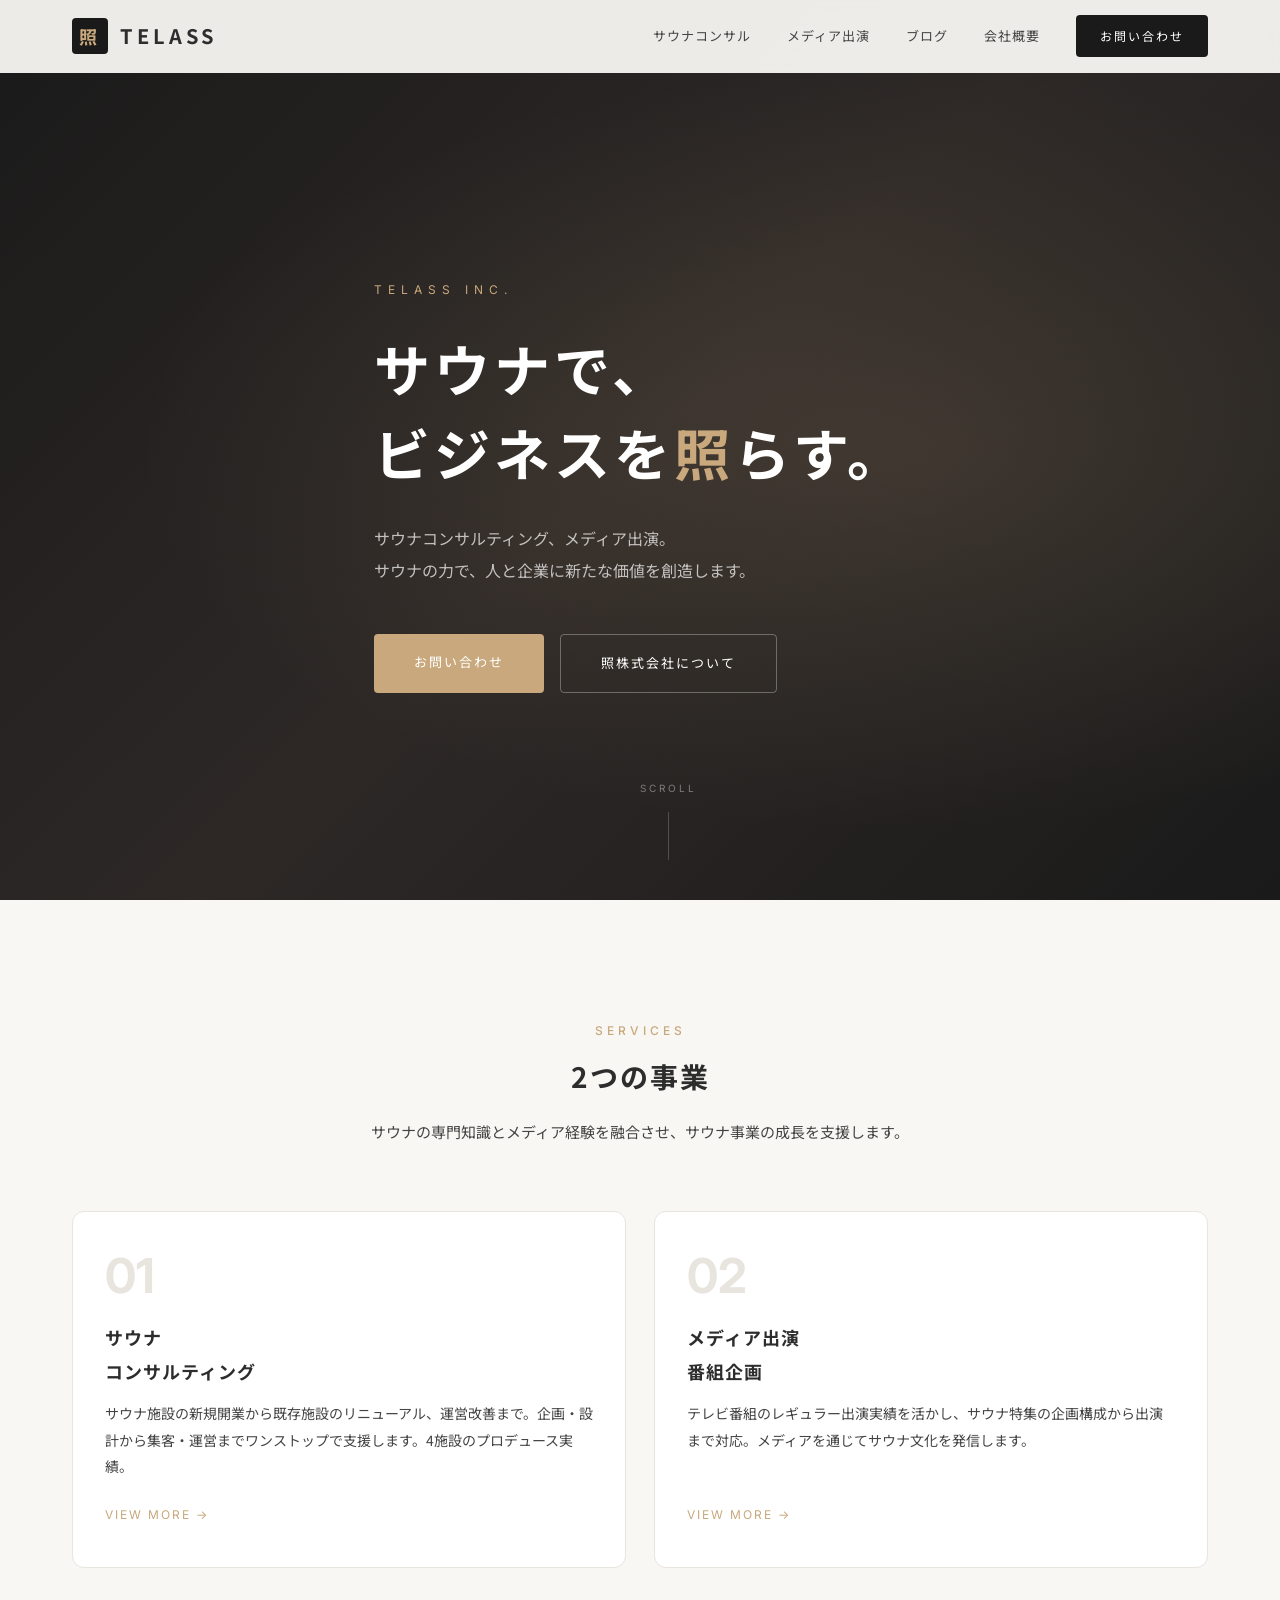
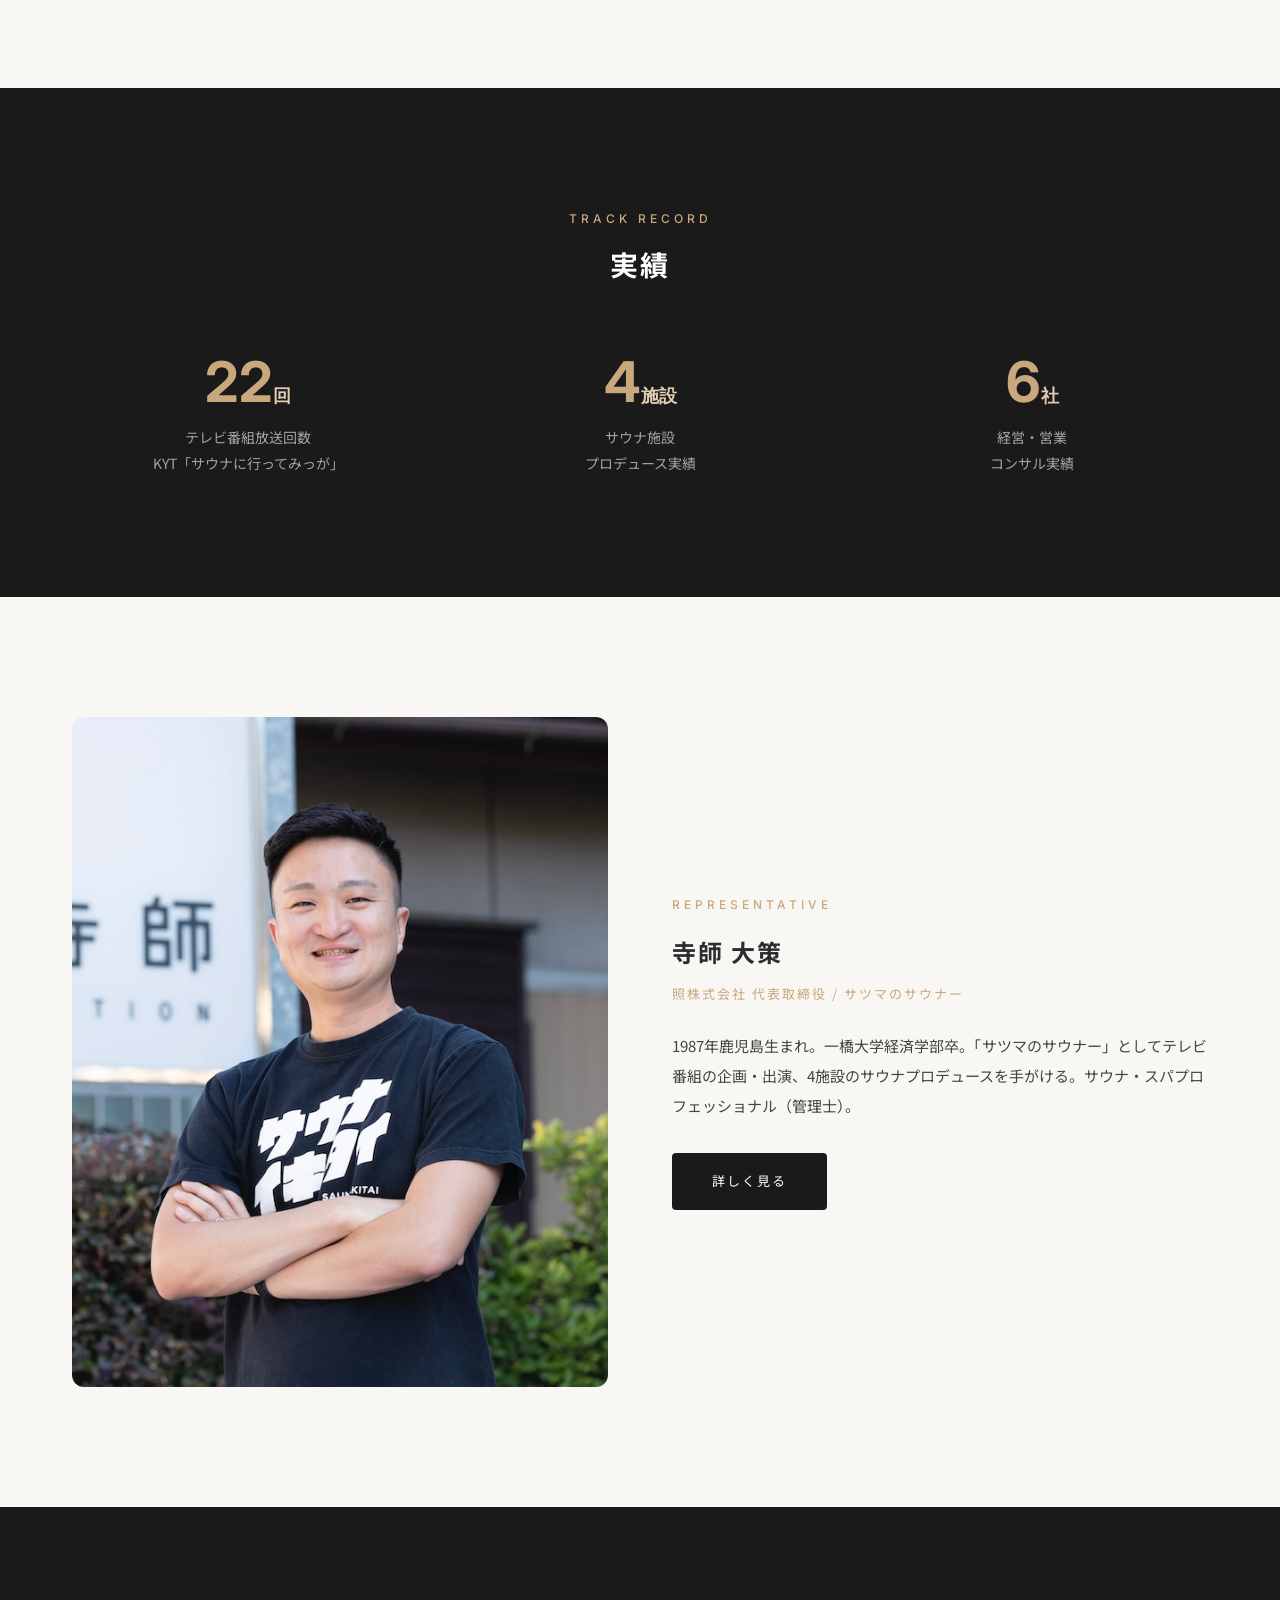
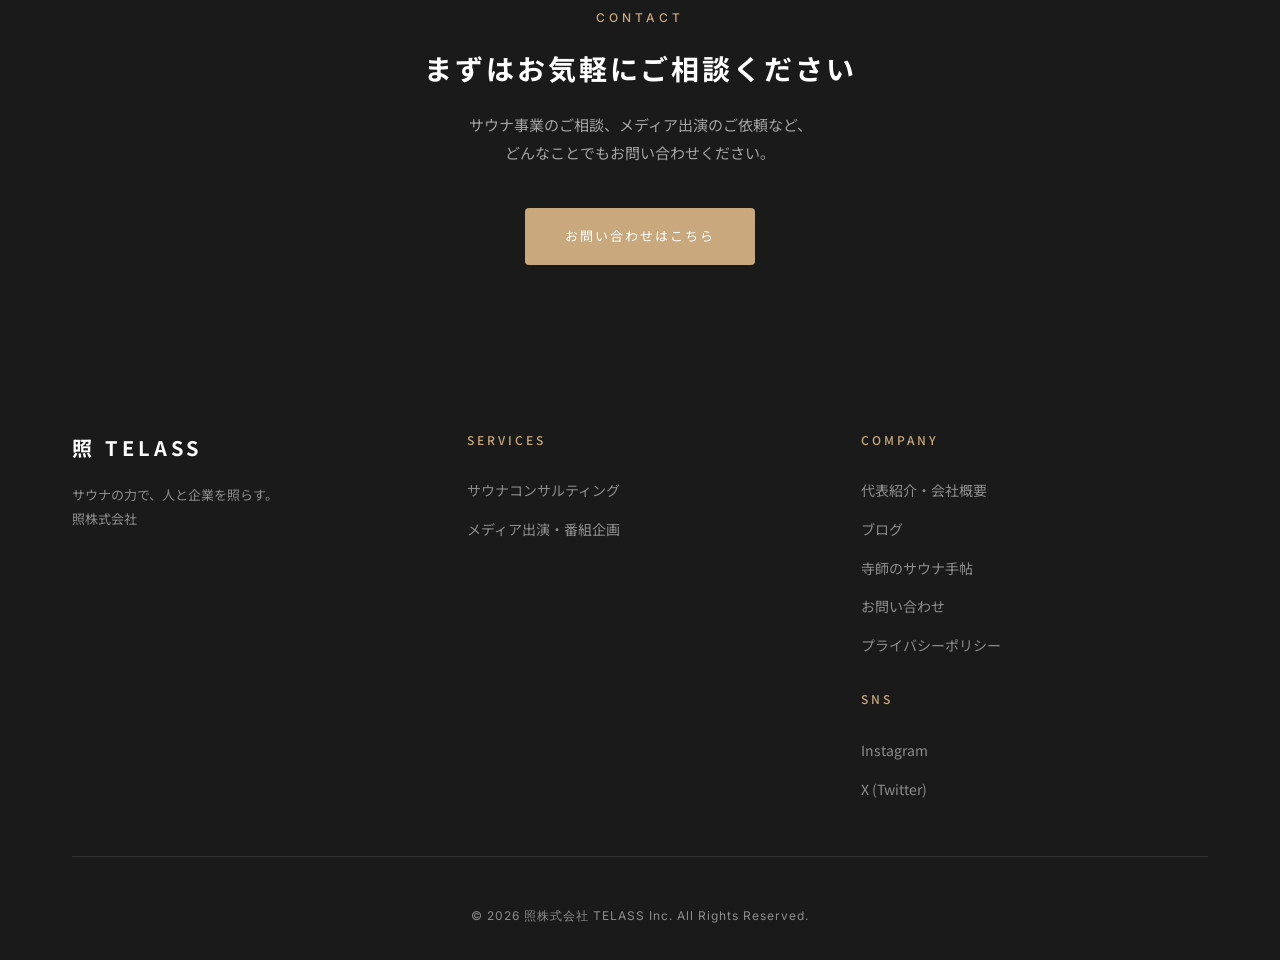
<file: index.html>
<!DOCTYPE html>
<html lang="ja">
<head>
  <meta charset="UTF-8">
  <meta name="viewport" content="width=device-width, initial-scale=1.0">
  <title>照株式会社 | サウナコンサル・メディア出演</title>
  <meta name="description" content="照株式会社は、サウナコンサルティング、サウナ番組の企画・出演を行う企業です。サウナの力で、人と企業を照らします。">
  <link rel="preconnect" href="https://fonts.googleapis.com">
  <link rel="preconnect" href="https://fonts.gstatic.com" crossorigin>
  <link href="https://fonts.googleapis.com/css2?family=Inter:wght@300;400;500;700&family=Noto+Sans+JP:wght@300;400;500;700&display=swap" rel="stylesheet">
  <link rel="stylesheet" href="css/style.css">
</head>
<body>

  <!-- Header -->
  <header class="header" id="header">
    <div class="container header-inner">
      <a href="index.html" class="logo">
        <div class="logo-mark">照</div>
        TELASS
      </a>
      <nav class="nav">
        <a href="sauna-consulting.html">サウナコンサル</a>
        <a href="media.html">メディア出演</a>
        <a href="blog.html">ブログ</a>
        <a href="about.html">会社概要</a>
        <a href="contact.html" class="nav-cta">お問い合わせ</a>
      </nav>
      <button class="hamburger" id="hamburger" aria-label="メニュー">
        <span></span><span></span><span></span>
      </button>
    </div>
  </header>

  <!-- Mobile Nav -->
  <nav class="mobile-nav" id="mobileNav">
    <a href="sauna-consulting.html">サウナコンサルティング</a>
    <a href="media.html">メディア出演・番組企画</a>
    <a href="blog.html">ブログ</a>
    <a href="about.html">代表紹介・会社概要</a>
    <a href="contact.html">お問い合わせ</a>
  </nav>

  <!-- Hero -->
  <section class="hero">
    <div class="hero-bg"></div>
    <div class="container hero-content">
      <div class="hero-label">TELASS Inc.</div>
      <h1>サウナで、<br>ビジネスを<span>照</span>らす。</h1>
      <p class="hero-desc">サウナコンサルティング、メディア出演。<br>サウナの力で、人と企業に新たな価値を創造します。</p>
      <div class="hero-actions">
        <a href="contact.html" class="btn btn-primary">お問い合わせ</a>
        <a href="about.html" class="btn btn-outline">照株式会社について</a>
      </div>
    </div>
    <div class="hero-scroll">
      <span>SCROLL</span>
      <div class="scroll-line"></div>
    </div>
  </section>

  <!-- Services -->
  <section class="section">
    <div class="container">
      <div class="section-header fade-in">
        <div class="section-label">Services</div>
        <h2 class="section-title">2つの事業</h2>
        <p class="section-desc">サウナの専門知識とメディア経験を融合させ、サウナ事業の成長を支援します。</p>
      </div>
      <div class="services-grid" style="grid-template-columns: repeat(2, 1fr);">
        <a href="sauna-consulting.html" class="service-card fade-in">
          <div class="card-num">01</div>
          <h3>サウナ<br>コンサルティング</h3>
          <p>サウナ施設の新規開業から既存施設のリニューアル、運営改善まで。企画・設計から集客・運営までワンストップで支援します。4施設のプロデュース実績。</p>
          <div class="card-link">VIEW MORE →</div>
        </a>
        <a href="media.html" class="service-card fade-in">
          <div class="card-num">02</div>
          <h3>メディア出演<br>番組企画</h3>
          <p>テレビ番組のレギュラー出演実績を活かし、サウナ特集の企画構成から出演まで対応。メディアを通じてサウナ文化を発信します。</p>
          <div class="card-link">VIEW MORE →</div>
        </a>
      </div>
    </div>
  </section>

  <!-- Stats -->
  <section class="section section-dark">
    <div class="container">
      <div class="section-header fade-in">
        <div class="section-label">Track Record</div>
        <h2 class="section-title" style="color: #fff;">実績</h2>
      </div>
      <div class="stats-row fade-in">
        <div class="stat-item">
          <div class="stat-number">22<span class="stat-unit">回</span></div>
          <div class="stat-label">テレビ番組放送回数<br>KYT「サウナに行ってみっが」</div>
        </div>
        <div class="stat-item">
          <div class="stat-number">4<span class="stat-unit">施設</span></div>
          <div class="stat-label">サウナ施設<br>プロデュース実績</div>
        </div>
        <div class="stat-item">
          <div class="stat-number">6<span class="stat-unit">社</span></div>
          <div class="stat-label">経営・営業<br>コンサル実績</div>
        </div>
      </div>
    </div>
  </section>

  <!-- Representative -->
  <section class="section">
    <div class="container">
      <div class="rep-preview fade-in">
        <img src="images/terashi_daisaku.jpg" alt="寺師大策" class="rep-image" style="object-fit: cover;">
        <div class="rep-content">
          <div class="section-label">Representative</div>
          <div class="rep-name">寺師 大策</div>
          <div class="rep-title">照株式会社 代表取締役 / サツマのサウナー</div>
          <p class="rep-message">1987年鹿児島生まれ。一橋大学経済学部卒。「サツマのサウナー」としてテレビ番組の企画・出演、4施設のサウナプロデュースを手がける。サウナ・スパプロフェッショナル（管理士）。</p>
          <a href="about.html" class="btn btn-dark">詳しく見る</a>
        </div>
      </div>
    </div>
  </section>

  <!-- CTA -->
  <section class="cta-section">
    <div class="container fade-in">
      <div class="section-label">Contact</div>
      <h2>まずはお気軽にご相談ください</h2>
      <p>サウナ事業のご相談、メディア出演のご依頼など、<br>どんなことでもお問い合わせください。</p>
      <a href="contact.html" class="btn btn-primary">お問い合わせはこちら</a>
    </div>
  </section>

  <!-- Footer -->
  <footer class="footer">
    <div class="container">
      <div class="footer-inner">
        <div>
          <div class="footer-logo">照 TELASS</div>
          <p class="footer-desc">サウナの力で、人と企業を照らす。<br>照株式会社</p>
        </div>
        <div>
          <h4>SERVICES</h4>
          <div class="footer-links">
            <a href="sauna-consulting.html">サウナコンサルティング</a>
            <a href="media.html">メディア出演・番組企画</a>
          </div>
        </div>
        <div>
          <h4>COMPANY</h4>
          <div class="footer-links">
            <a href="about.html">代表紹介・会社概要</a>
            <a href="blog.html">ブログ</a>
            <a href="https://blog.telass.jp/">寺師のサウナ手帖</a>
            <a href="contact.html">お問い合わせ</a>
            <a href="privacy.html">プライバシーポリシー</a>
          </div>
          <h4 style="margin-top: 24px;">SNS</h4>
          <div class="footer-links">
            <a href="https://www.instagram.com/daisaku.terashi" target="_blank" rel="noopener noreferrer">Instagram</a>
            <a href="https://x.com/Satsummer099" target="_blank" rel="noopener noreferrer">X (Twitter)</a>
          </div>
        </div>
      </div>
      <div class="footer-bottom">
        &copy; 2026 照株式会社 TELASS Inc. All Rights Reserved.
      </div>
    </div>
  </footer>

  <script src="js/main.js"></script>
</body>
</html>
</file>
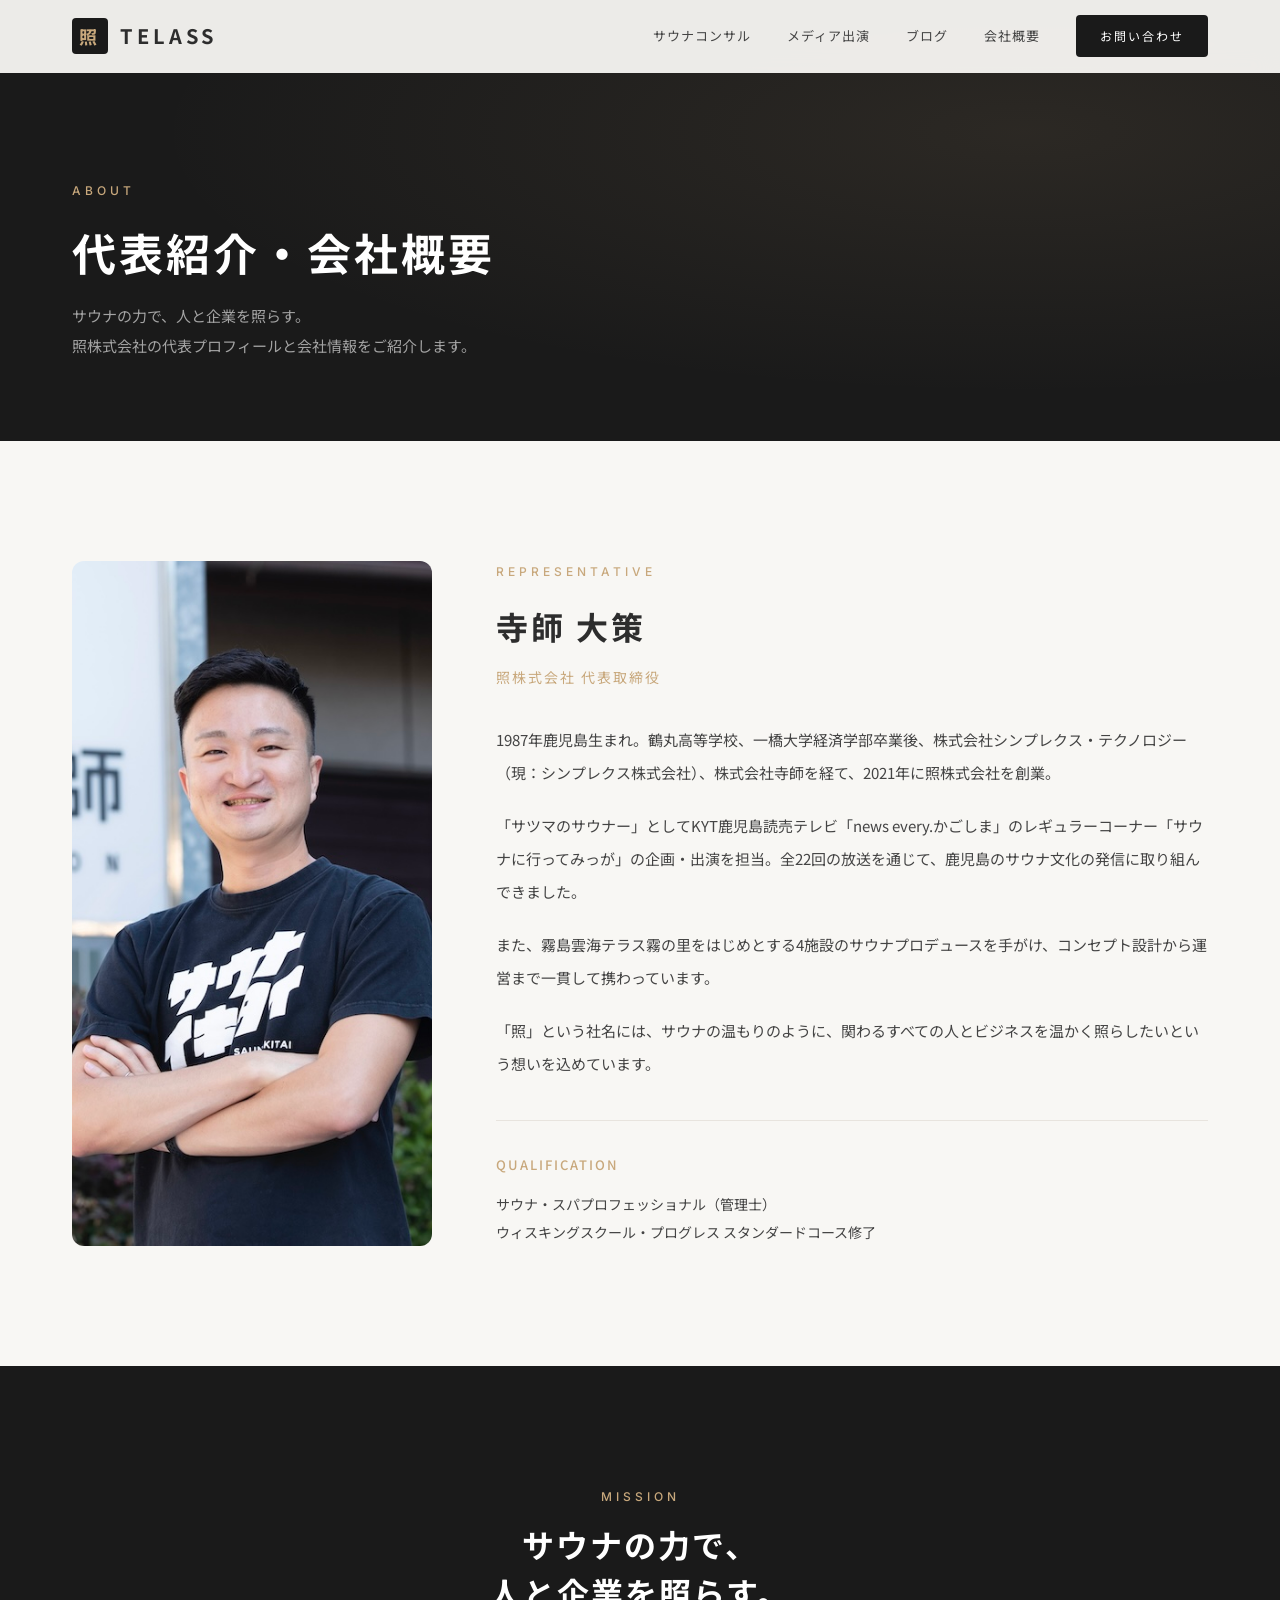
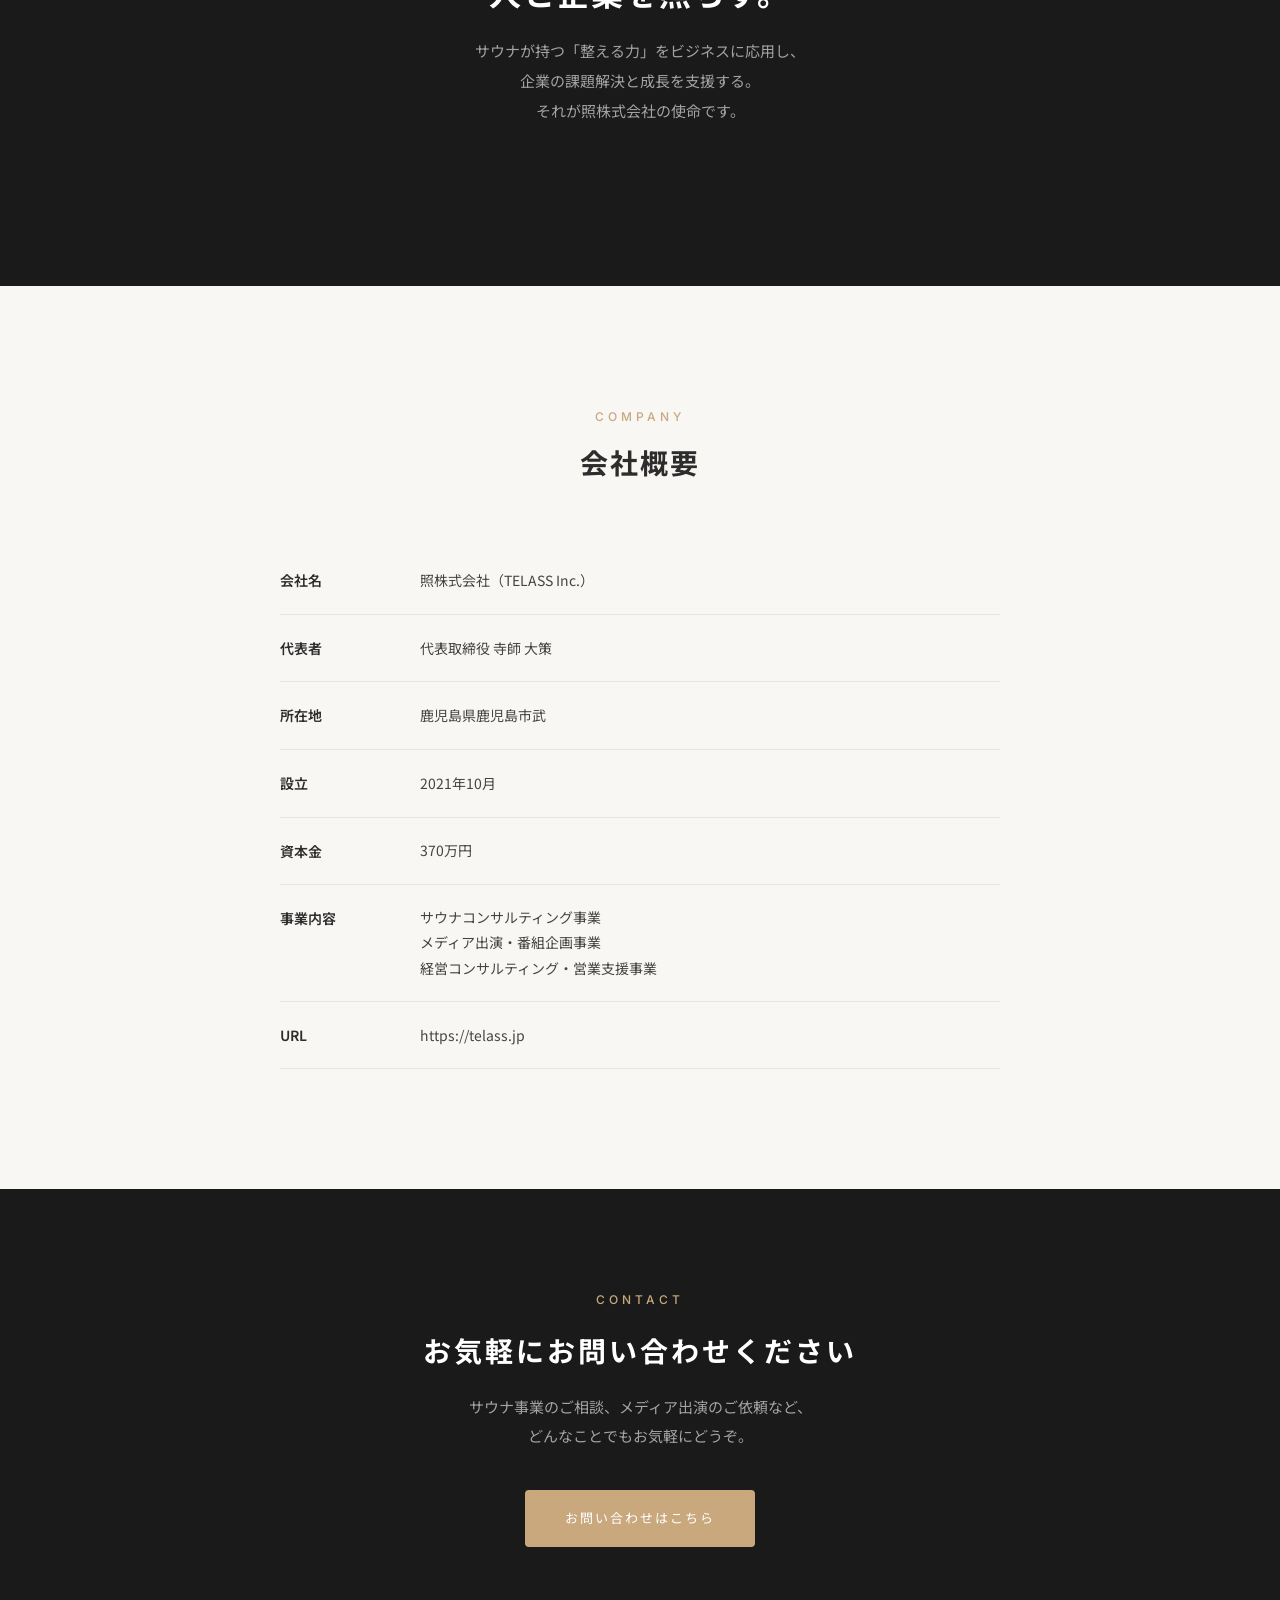
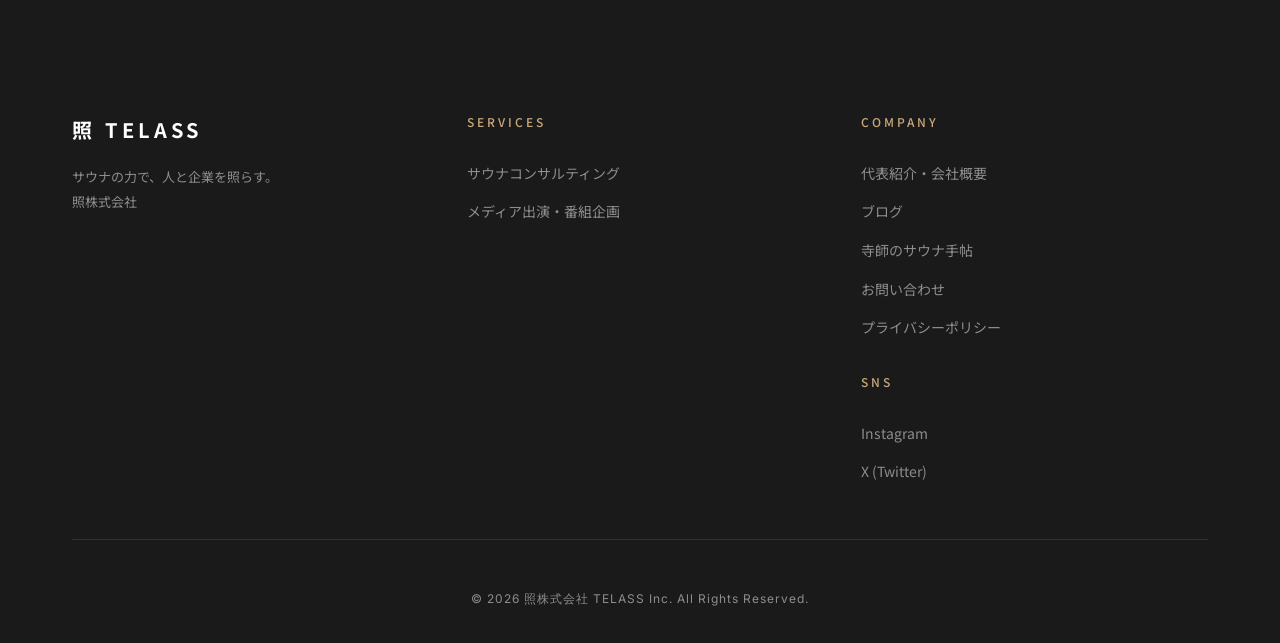
<file: about.html>
<!DOCTYPE html>
<html lang="ja">
<head>
  <meta charset="UTF-8">
  <meta name="viewport" content="width=device-width, initial-scale=1.0">
  <title>代表紹介・会社概要 | 照株式会社</title>
  <meta name="description" content="照株式会社 代表取締役 寺師大策のプロフィールと会社概要。サウナコンサル・メディア出演・経営支援を通じて、人と企業を照らします。">
  <link rel="preconnect" href="https://fonts.googleapis.com">
  <link rel="preconnect" href="https://fonts.gstatic.com" crossorigin>
  <link href="https://fonts.googleapis.com/css2?family=Inter:wght@300;400;500;700&family=Noto+Sans+JP:wght@300;400;500;700&display=swap" rel="stylesheet">
  <link rel="stylesheet" href="css/style.css">
  <style>
    /* モバイルでプロフィール写真の固定表示を解除 */
    @media (max-width: 768px) {
      .profile-photo {
        position: static !important;
        width: 100% !important;
        max-height: 400px !important;
        margin-bottom: 24px;
      }
      .profile-section {
        display: block !important;
      }
    }
  </style>
</head>
<body>

  <!-- Header -->
  <header class="header" id="header">
    <div class="container header-inner">
      <a href="index.html" class="logo">
        <div class="logo-mark">照</div>
        TELASS
      </a>
      <nav class="nav">
        <a href="sauna-consulting.html">サウナコンサル</a>
        <a href="media.html">メディア出演</a>
        <a href="blog.html">ブログ</a>
        <a href="about.html">会社概要</a>
        <a href="contact.html" class="nav-cta">お問い合わせ</a>
      </nav>
      <button class="hamburger" id="hamburger" aria-label="メニュー">
        <span></span><span></span><span></span>
      </button>
    </div>
  </header>

  <nav class="mobile-nav" id="mobileNav">
    <a href="sauna-consulting.html">サウナコンサルティング</a>
    <a href="media.html">メディア出演・番組企画</a>
    <a href="blog.html">ブログ</a>
    <a href="about.html">代表紹介・会社概要</a>
    <a href="contact.html">お問い合わせ</a>
  </nav>

  <!-- Page Hero -->
  <section class="page-hero">
    <div class="container">
      <div class="section-label">About</div>
      <h1>代表紹介・会社概要</h1>
      <p>サウナの力で、人と企業を照らす。<br>照株式会社の代表プロフィールと会社情報をご紹介します。</p>
    </div>
  </section>

  <!-- Profile -->
  <section class="section">
    <div class="container">
      <div class="profile-section fade-in">
        <img src="images/terashi_daisaku.jpg" alt="寺師大策 - 照株式会社 代表取締役" class="profile-photo" style="object-fit: cover;">
        <div class="profile-info">
          <div class="section-label">Representative</div>
          <h2>寺師 大策</h2>
          <div class="profile-role">照株式会社 代表取締役</div>
          <div class="profile-message">
            <p>1987年鹿児島生まれ。鶴丸高等学校、一橋大学経済学部卒業後、株式会社シンプレクス・テクノロジー（現：シンプレクス株式会社）、株式会社寺師を経て、2021年に照株式会社を創業。</p>
            <p>「サツマのサウナー」としてKYT鹿児島読売テレビ「news every.かごしま」のレギュラーコーナー「サウナに行ってみっが」の企画・出演を担当。全22回の放送を通じて、鹿児島のサウナ文化の発信に取り組んできました。</p>
            <p>また、霧島雲海テラス霧の里をはじめとする4施設のサウナプロデュースを手がけ、コンセプト設計から運営まで一貫して携わっています。</p>
            <p>「照」という社名には、サウナの温もりのように、関わるすべての人とビジネスを温かく照らしたいという想いを込めています。</p>
          </div>
          <div style="margin-top: 32px; padding-top: 32px; border-top: 1px solid var(--border);">
            <h4 style="font-size: 13px; letter-spacing: 2px; color: var(--gold); margin-bottom: 12px; font-weight: 500;">QUALIFICATION</h4>
            <p style="font-size: 14px; color: var(--text); line-height: 2;">
              サウナ・スパプロフェッショナル（管理士）<br>
              ウィスキングスクール・プログレス スタンダードコース修了
            </p>
          </div>
        </div>
      </div>
    </div>
  </section>

  <!-- Mission -->
  <section class="section section-dark">
    <div class="container">
      <div class="section-header fade-in" style="margin-bottom: 40px;">
        <div class="section-label">Mission</div>
        <h2 class="section-title" style="color: #fff; font-size: 32px;">サウナの力で、<br>人と企業を照らす。</h2>
        <p class="section-desc" style="color: rgba(255,255,255,0.6);">サウナが持つ「整える力」をビジネスに応用し、<br>企業の課題解決と成長を支援する。<br>それが照株式会社の使命です。</p>
      </div>
    </div>
  </section>

  <!-- Company Info -->
  <section class="section">
    <div class="container">
      <div class="section-header fade-in">
        <div class="section-label">Company</div>
        <h2 class="section-title">会社概要</h2>
      </div>
      <div style="max-width: 720px; margin: 0 auto;" class="fade-in">
        <table class="company-table">
          <tr>
            <th>会社名</th>
            <td>照株式会社（TELASS Inc.）</td>
          </tr>
          <tr>
            <th>代表者</th>
            <td>代表取締役 寺師 大策</td>
          </tr>
          <tr>
            <th>所在地</th>
            <td>鹿児島県鹿児島市武</td>
          </tr>
          <tr>
            <th>設立</th>
            <td>2021年10月</td>
          </tr>
          <tr>
            <th>資本金</th>
            <td>370万円</td>
          </tr>
          <tr>
            <th>事業内容</th>
            <td>
              サウナコンサルティング事業<br>
              メディア出演・番組企画事業<br>
              経営コンサルティング・営業支援事業
            </td>
          </tr>
          <tr>
            <th>URL</th>
            <td>https://telass.jp</td>
          </tr>
        </table>
      </div>
    </div>
  </section>

  <!-- CTA -->
  <section class="cta-section">
    <div class="container fade-in">
      <div class="section-label">Contact</div>
      <h2>お気軽にお問い合わせください</h2>
      <p>サウナ事業のご相談、メディア出演のご依頼など、<br>どんなことでもお気軽にどうぞ。</p>
      <a href="contact.html" class="btn btn-primary">お問い合わせはこちら</a>
    </div>
  </section>

  <!-- Footer -->
  <footer class="footer">
    <div class="container">
      <div class="footer-inner">
        <div>
          <div class="footer-logo">照 TELASS</div>
          <p class="footer-desc">サウナの力で、人と企業を照らす。<br>照株式会社</p>
        </div>
        <div>
          <h4>SERVICES</h4>
          <div class="footer-links">
            <a href="sauna-consulting.html">サウナコンサルティング</a>
            <a href="media.html">メディア出演・番組企画</a>
          </div>
        </div>
        <div>
          <h4>COMPANY</h4>
          <div class="footer-links">
            <a href="about.html">代表紹介・会社概要</a>
            <a href="blog.html">ブログ</a>
            <a href="https://blog.telass.jp/">寺師のサウナ手帖</a>
            <a href="contact.html">お問い合わせ</a>
            <a href="privacy.html">プライバシーポリシー</a>
          </div>
          <h4 style="margin-top: 24px;">SNS</h4>
          <div class="footer-links">
            <a href="https://www.instagram.com/daisaku.terashi" target="_blank" rel="noopener noreferrer">Instagram</a>
            <a href="https://x.com/Satsummer099" target="_blank" rel="noopener noreferrer">X (Twitter)</a>
          </div>
        </div>
      </div>
      <div class="footer-bottom">
        &copy; 2026 照株式会社 TELASS Inc. All Rights Reserved.
      </div>
    </div>
  </footer>

  <script src="js/main.js"></script>
</body>
</html>
</file>
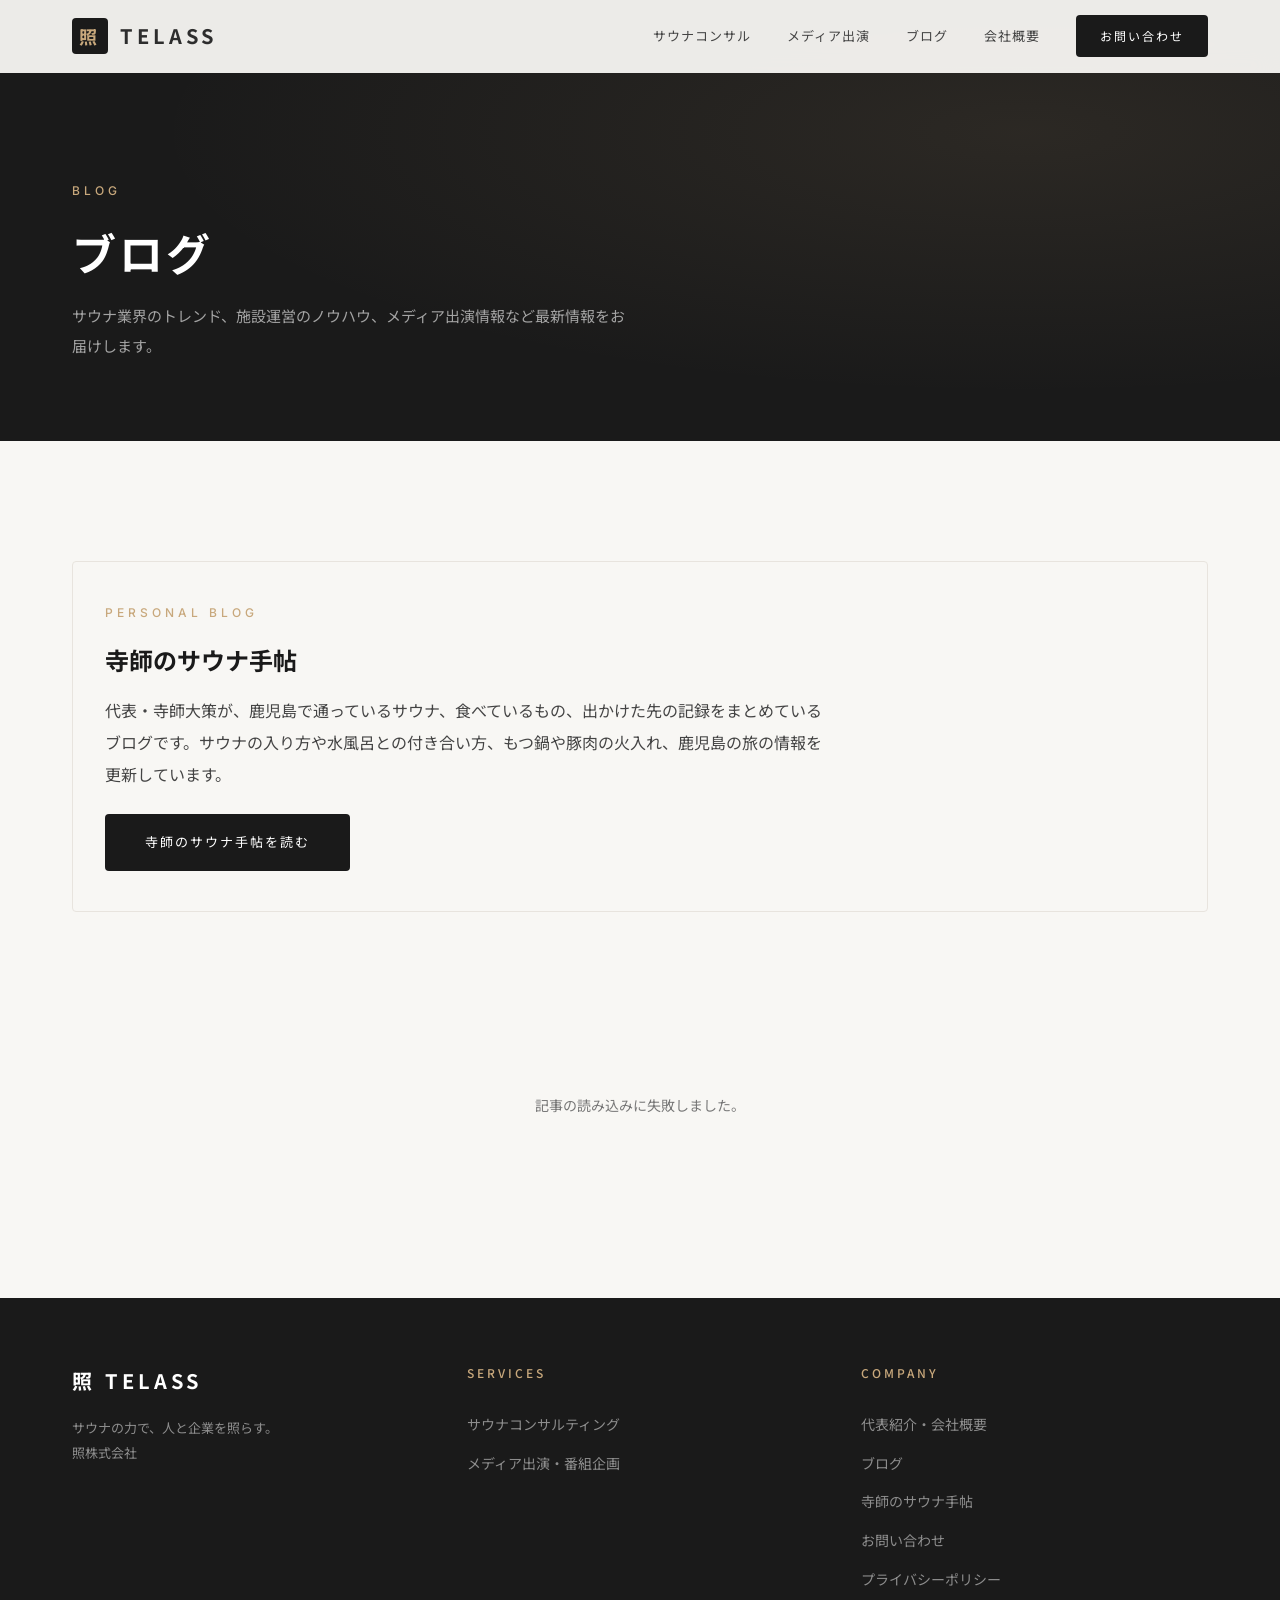
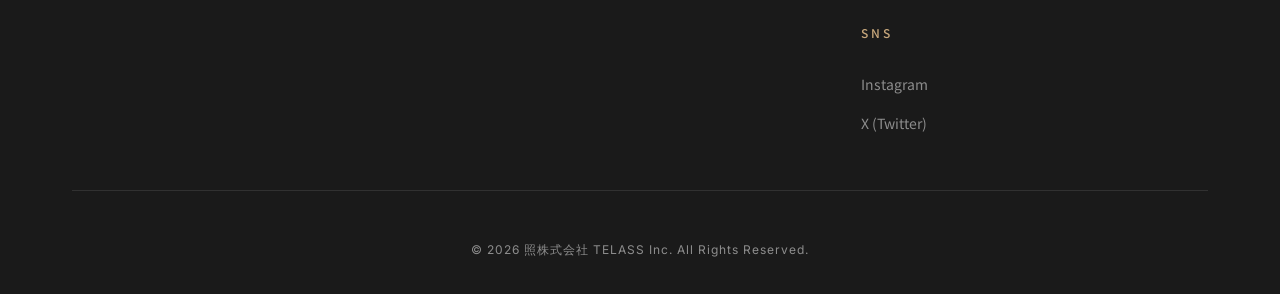
<file: blog.html>
<!DOCTYPE html>
<html lang="ja">
<head>
  <meta charset="UTF-8">
  <meta name="viewport" content="width=device-width, initial-scale=1.0">
  <title>ブログ | 照株式会社</title>
  <meta name="description" content="照株式会社のブログ。サウナ業界のトレンド、施設運営のノウハウ、メディア出演情報など最新情報をお届けします。">
  <link rel="preconnect" href="https://fonts.googleapis.com">
  <link rel="preconnect" href="https://fonts.gstatic.com" crossorigin>
  <link href="https://fonts.googleapis.com/css2?family=Inter:wght@300;400;500;700&family=Noto+Sans+JP:wght@300;400;500;700&display=swap" rel="stylesheet">
  <link rel="stylesheet" href="css/style.css">
  <style>
    .blog-grid {
      display: grid;
      grid-template-columns: repeat(3, 1fr);
      gap: 28px;
    }
    .blog-card {
      background: var(--white);
      border: 1px solid var(--border);
      border-radius: 12px;
      overflow: hidden;
      transition: all var(--transition);
      display: block;
    }
    .blog-card:hover {
      transform: translateY(-4px);
      box-shadow: 0 12px 40px rgba(0,0,0,0.06);
      border-color: var(--gold-light);
    }
    .blog-card-thumb {
      aspect-ratio: 16/9;
      background: linear-gradient(135deg, #e8e4de 0%, #d4cec4 100%);
      overflow: hidden;
    }
    .blog-card-thumb img {
      width: 100%;
      height: 100%;
      object-fit: cover;
    }
    .blog-card-body {
      padding: 24px;
    }
    .blog-card-meta {
      display: flex;
      align-items: center;
      gap: 12px;
      margin-bottom: 10px;
    }
    .blog-card-date {
      font-family: var(--font-en);
      font-size: 12px;
      color: var(--text-light);
      letter-spacing: 1px;
    }
    .blog-card-tag {
      font-size: 11px;
      letter-spacing: 1px;
      color: var(--gold);
      background: rgba(200, 168, 124, 0.1);
      padding: 3px 10px;
      border-radius: 3px;
      font-weight: 500;
    }
    .blog-card-body h3 {
      font-size: 16px;
      font-weight: 700;
      line-height: 1.7;
      margin-bottom: 8px;
      color: var(--dark);
    }
    .blog-card-body p {
      font-size: 13px;
      color: var(--text);
      line-height: 1.8;
      display: -webkit-box;
      -webkit-line-clamp: 3;
      -webkit-box-orient: vertical;
      overflow: hidden;
    }
    .blog-loading {
      text-align: center;
      padding: 60px 0;
      color: var(--text-light);
      font-size: 14px;
    }
    .blog-empty {
      text-align: center;
      padding: 60px 0;
      color: var(--text-light);
    }
    .blog-empty p {
      font-size: 15px;
      margin-bottom: 8px;
    }
    @media (max-width: 1024px) {
      .blog-grid { grid-template-columns: repeat(2, 1fr); }
    }
    @media (max-width: 768px) {
      .blog-grid { grid-template-columns: 1fr; }
    }
  </style>
</head>
<body>

  <!-- Header -->
  <header class="header" id="header">
    <div class="container header-inner">
      <a href="index.html" class="logo">
        <div class="logo-mark">照</div>
        TELASS
      </a>
      <nav class="nav">
        <a href="sauna-consulting.html">サウナコンサル</a>
        <a href="media.html">メディア出演</a>
        <a href="blog.html">ブログ</a>
        <a href="about.html">会社概要</a>
        <a href="contact.html" class="nav-cta">お問い合わせ</a>
      </nav>
      <button class="hamburger" id="hamburger" aria-label="メニュー">
        <span></span><span></span><span></span>
      </button>
    </div>
  </header>

  <!-- Mobile Nav -->
  <nav class="mobile-nav" id="mobileNav">
    <a href="sauna-consulting.html">サウナコンサルティング</a>
    <a href="media.html">メディア出演・番組企画</a>
    <a href="blog.html">ブログ</a>
    <a href="about.html">代表紹介・会社概要</a>
    <a href="contact.html">お問い合わせ</a>
  </nav>

  <!-- Page Hero -->
  <section class="page-hero">
    <div class="container">
      <div class="section-label">Blog</div>
      <h1>ブログ</h1>
      <p>サウナ業界のトレンド、施設運営のノウハウ、メディア出演情報など最新情報をお届けします。</p>
    </div>
  </section>

  <!-- 寺師のサウナ手帖 -->
  <section class="section" style="padding-bottom: 0;">
    <div class="container">
      <div style="border: 1px solid var(--border); background: var(--off-white); padding: 40px 32px; border-radius: 4px;">
        <div class="section-label">Personal Blog</div>
        <h2 style="font-size: 24px; font-weight: 700; margin: 4px 0 12px; color: var(--black);">寺師のサウナ手帖</h2>
        <p style="color: var(--text); line-height: 2; margin-bottom: 24px; max-width: 720px;">代表・寺師大策が、鹿児島で通っているサウナ、食べているもの、出かけた先の記録をまとめているブログです。サウナの入り方や水風呂との付き合い方、もつ鍋や豚肉の火入れ、鹿児島の旅の情報を更新しています。</p>
        <a href="https://blog.telass.jp/" class="btn btn-dark">寺師のサウナ手帖を読む</a>
      </div>
    </div>
  </section>

  <!-- Blog List -->
  <section class="section">
    <div class="container">
      <div id="blog-loading" class="blog-loading">記事を読み込み中...</div>
      <div id="blog-grid" class="blog-grid"></div>
      <div id="blog-empty" class="blog-empty" style="display:none;">
        <p>このページの記事は準備中です。サウナ・食・旅の記事は<a href="https://blog.telass.jp/">寺師のサウナ手帖</a>で公開しています。</p>
      </div>
    </div>
  </section>

  <!-- Footer -->
  <footer class="footer">
    <div class="container">
      <div class="footer-inner">
        <div>
          <div class="footer-logo">照 TELASS</div>
          <p class="footer-desc">サウナの力で、人と企業を照らす。<br>照株式会社</p>
        </div>
        <div>
          <h4>SERVICES</h4>
          <div class="footer-links">
            <a href="sauna-consulting.html">サウナコンサルティング</a>
            <a href="media.html">メディア出演・番組企画</a>
          </div>
        </div>
        <div>
          <h4>COMPANY</h4>
          <div class="footer-links">
            <a href="about.html">代表紹介・会社概要</a>
            <a href="blog.html">ブログ</a>
            <a href="https://blog.telass.jp/">寺師のサウナ手帖</a>
            <a href="contact.html">お問い合わせ</a>
            <a href="privacy.html">プライバシーポリシー</a>
          </div>
          <h4 style="margin-top: 24px;">SNS</h4>
          <div class="footer-links">
            <a href="https://www.instagram.com/daisaku.terashi" target="_blank" rel="noopener noreferrer">Instagram</a>
            <a href="https://x.com/Satsummer099" target="_blank" rel="noopener noreferrer">X (Twitter)</a>
          </div>
        </div>
      </div>
      <div class="footer-bottom">
        &copy; 2026 照株式会社 TELASS Inc. All Rights Reserved.
      </div>
    </div>
  </footer>

  <script src="js/main.js"></script>
  <script>
    // ★ Sanity設定 — プロジェクトID を入力してください
    const SANITY_PROJECT_ID = 'rpqbkqdq';
    const SANITY_DATASET = 'production';
    const SANITY_API_VERSION = '2024-01-01';

    // Sanity CDN API URL
    const API_BASE = `https://${SANITY_PROJECT_ID}.api.sanity.io/v${SANITY_API_VERSION}/data/query/${SANITY_DATASET}`;

    // Sanity画像URLビルダー
    function sanityImageUrl(ref, width) {
      if (!ref) return '';
      const [, id, dimensions, format] = ref.split('-');
      return `https://cdn.sanity.io/images/${SANITY_PROJECT_ID}/${SANITY_DATASET}/${id}-${dimensions}.${format}?w=${width || 600}&fit=crop&auto=format`;
    }

    // 日付フォーマット
    function formatDate(dateStr) {
      const d = new Date(dateStr);
      const y = d.getFullYear();
      const m = String(d.getMonth() + 1).padStart(2, '0');
      const day = String(d.getDate()).padStart(2, '0');
      return `${y}.${m}.${day}`;
    }

    // 記事一覧を取得
    async function loadBlogPosts() {
      const query = encodeURIComponent(`
        *[_type == "blogPost"] | order(publishedAt desc) {
          _id,
          title,
          slug,
          publishedAt,
          excerpt,
          "categoryTitle": category->title,
          "imageRef": mainImage.asset._ref
        }
      `);

      try {
        const res = await fetch(`${API_BASE}?query=${query}`);
        const data = await res.json();
        const posts = data.result || [];

        document.getElementById('blog-loading').style.display = 'none';

        if (posts.length === 0) {
          document.getElementById('blog-empty').style.display = 'block';
          return;
        }

        const grid = document.getElementById('blog-grid');
        grid.innerHTML = posts.map(post => `
          <a href="blog/article.html?slug=${post.slug?.current || ''}" class="blog-card fade-in visible">
            <div class="blog-card-thumb">
              ${post.imageRef ? `<img src="${sanityImageUrl(post.imageRef, 600)}" alt="${post.title}">` : ''}
            </div>
            <div class="blog-card-body">
              <div class="blog-card-meta">
                <span class="blog-card-date">${post.publishedAt ? formatDate(post.publishedAt) : ''}</span>
                ${post.categoryTitle ? `<span class="blog-card-tag">${post.categoryTitle}</span>` : ''}
              </div>
              <h3>${post.title}</h3>
              ${post.excerpt ? `<p>${post.excerpt}</p>` : ''}
            </div>
          </a>
        `).join('');

      } catch (err) {
        console.error('Blog fetch error:', err);
        document.getElementById('blog-loading').innerHTML = '記事の読み込みに失敗しました。';
      }
    }

    loadBlogPosts();
  </script>
</body>
</html>
</file>
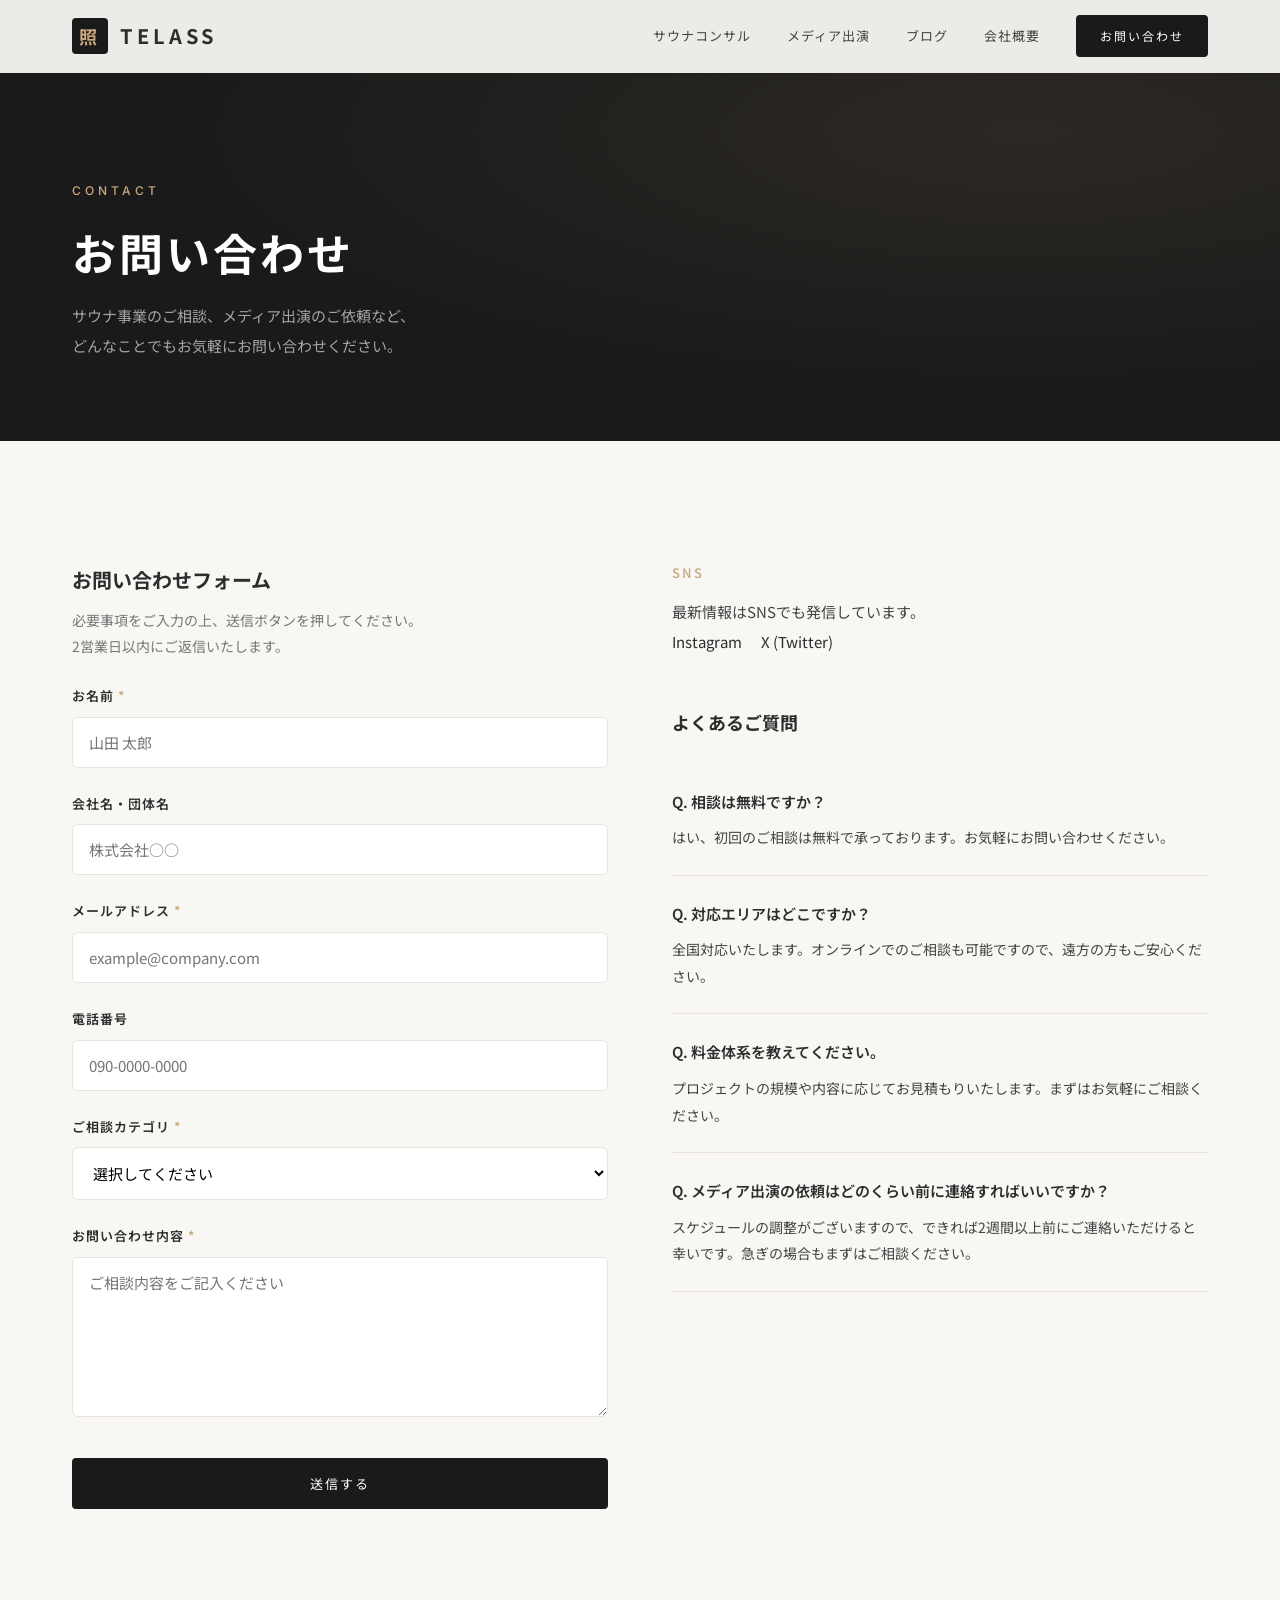
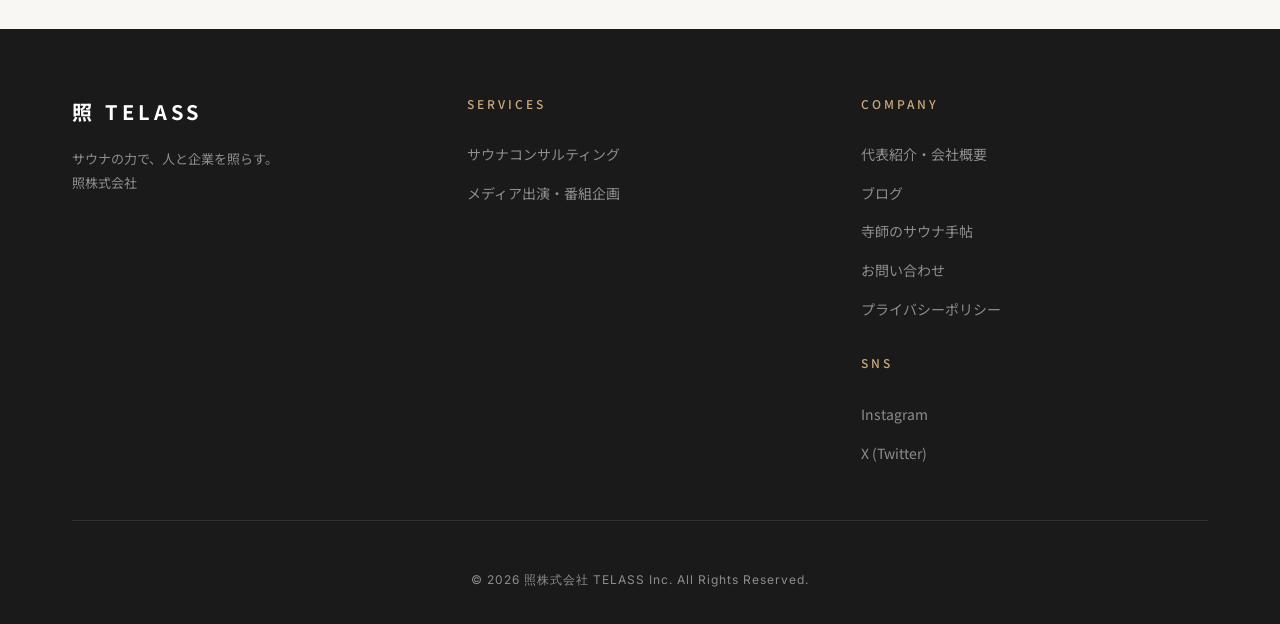
<file: contact.html>
<!DOCTYPE html>
<html lang="ja">
<head>
  <meta charset="UTF-8">
  <meta name="viewport" content="width=device-width, initial-scale=1.0">
  <title>お問い合わせ | 照株式会社</title>
  <meta name="description" content="照株式会社へのお問い合わせ。サウナコンサル、メディア出演に関するご相談をお待ちしております。">
  <link rel="preconnect" href="https://fonts.googleapis.com">
  <link rel="preconnect" href="https://fonts.gstatic.com" crossorigin>
  <link href="https://fonts.googleapis.com/css2?family=Inter:wght@300;400;500;700&family=Noto+Sans+JP:wght@300;400;500;700&display=swap" rel="stylesheet">
  <link rel="stylesheet" href="css/style.css">
</head>
<body>

  <!-- Header -->
  <header class="header" id="header">
    <div class="container header-inner">
      <a href="index.html" class="logo">
        <div class="logo-mark">照</div>
        TELASS
      </a>
      <nav class="nav">
        <a href="sauna-consulting.html">サウナコンサル</a>
        <a href="media.html">メディア出演</a>
        <a href="blog.html">ブログ</a>
        <a href="about.html">会社概要</a>
        <a href="contact.html" class="nav-cta">お問い合わせ</a>
      </nav>
      <button class="hamburger" id="hamburger" aria-label="メニュー">
        <span></span><span></span><span></span>
      </button>
    </div>
  </header>

  <nav class="mobile-nav" id="mobileNav">
    <a href="sauna-consulting.html">サウナコンサルティング</a>
    <a href="media.html">メディア出演・番組企画</a>
    <a href="blog.html">ブログ</a>
    <a href="about.html">代表紹介・会社概要</a>
    <a href="contact.html">お問い合わせ</a>
  </nav>

  <!-- Page Hero -->
  <section class="page-hero">
    <div class="container">
      <div class="section-label">Contact</div>
      <h1>お問い合わせ</h1>
      <p>サウナ事業のご相談、メディア出演のご依頼など、<br>どんなことでもお気軽にお問い合わせください。</p>
    </div>
  </section>

  <!-- Contact Form + Info -->
  <section class="section">
    <div class="container">
      <div class="contact-grid fade-in">
        <!-- Form -->
        <div class="contact-form">
          <h3 style="font-size: 20px; margin-bottom: 8px;">お問い合わせフォーム</h3>
          <p style="font-size: 14px; color: var(--text-light); margin-bottom: 24px;">必要事項をご入力の上、送信ボタンを押してください。<br>2営業日以内にご返信いたします。</p>

          <!-- Formspree: YOUR_FORM_ID を実際のIDに置き換えてください -->
          <form action="https://formspree.io/f/xaqplnkq" method="POST">
            <label for="name">お名前 <span style="color: var(--gold);">*</span></label>
            <input type="text" id="name" name="name" placeholder="山田 太郎" required>

            <label for="company">会社名・団体名</label>
            <input type="text" id="company" name="company" placeholder="株式会社○○">

            <label for="email">メールアドレス <span style="color: var(--gold);">*</span></label>
            <input type="email" id="email" name="email" placeholder="example@company.com" required>

            <label for="phone">電話番号</label>
            <input type="tel" id="phone" name="phone" placeholder="090-0000-0000">

            <label for="category">ご相談カテゴリ <span style="color: var(--gold);">*</span></label>
            <select id="category" name="category" required>
              <option value="" disabled selected>選択してください</option>
              <option value="sauna">サウナコンサルティング</option>
              <option value="media">メディア出演・番組企画</option>
              <option value="other">その他</option>
            </select>

            <label for="message">お問い合わせ内容 <span style="color: var(--gold);">*</span></label>
            <textarea id="message" name="message" placeholder="ご相談内容をご記入ください" required></textarea>

            <button type="submit" class="btn btn-dark">送信する</button>
          </form>
        </div>

        <!-- Contact Info -->
        <div>
          <div class="contact-info-block">
            <h4>SNS</h4>
            <p>
              最新情報はSNSでも発信しています。<br>
              <a href="https://www.instagram.com/daisaku.terashi" target="_blank" rel="noopener noreferrer" style="color: var(--dark); margin-right: 16px;">Instagram</a>
              <a href="https://x.com/Satsummer099" target="_blank" rel="noopener noreferrer" style="color: var(--dark);">X (Twitter)</a>
            </p>
          </div>

          <div style="margin-top: 48px;">
            <h3 style="font-size: 18px; margin-bottom: 24px;">よくあるご質問</h3>
            <div class="faq-item">
              <h4>Q. 相談は無料ですか？</h4>
              <p>はい、初回のご相談は無料で承っております。お気軽にお問い合わせください。</p>
            </div>
            <div class="faq-item">
              <h4>Q. 対応エリアはどこですか？</h4>
              <p>全国対応いたします。オンラインでのご相談も可能ですので、遠方の方もご安心ください。</p>
            </div>
            <div class="faq-item">
              <h4>Q. 料金体系を教えてください。</h4>
              <p>プロジェクトの規模や内容に応じてお見積もりいたします。まずはお気軽にご相談ください。</p>
            </div>
            <div class="faq-item">
              <h4>Q. メディア出演の依頼はどのくらい前に連絡すればいいですか？</h4>
              <p>スケジュールの調整がございますので、できれば2週間以上前にご連絡いただけると幸いです。急ぎの場合もまずはご相談ください。</p>
            </div>
          </div>
        </div>
      </div>
    </div>
  </section>

  <!-- Footer -->
  <footer class="footer">
    <div class="container">
      <div class="footer-inner">
        <div>
          <div class="footer-logo">照 TELASS</div>
          <p class="footer-desc">サウナの力で、人と企業を照らす。<br>照株式会社</p>
        </div>
        <div>
          <h4>SERVICES</h4>
          <div class="footer-links">
            <a href="sauna-consulting.html">サウナコンサルティング</a>
            <a href="media.html">メディア出演・番組企画</a>
          </div>
        </div>
        <div>
          <h4>COMPANY</h4>
          <div class="footer-links">
            <a href="about.html">代表紹介・会社概要</a>
            <a href="blog.html">ブログ</a>
            <a href="https://blog.telass.jp/">寺師のサウナ手帖</a>
            <a href="contact.html">お問い合わせ</a>
            <a href="privacy.html">プライバシーポリシー</a>
          </div>
          <h4 style="margin-top: 24px;">SNS</h4>
          <div class="footer-links">
            <a href="https://www.instagram.com/daisaku.terashi" target="_blank" rel="noopener noreferrer">Instagram</a>
            <a href="https://x.com/Satsummer099" target="_blank" rel="noopener noreferrer">X (Twitter)</a>
          </div>
        </div>
      </div>
      <div class="footer-bottom">
        &copy; 2026 照株式会社 TELASS Inc. All Rights Reserved.
      </div>
    </div>
  </footer>

  <script src="js/main.js"></script>
</body>
</html>
</file>
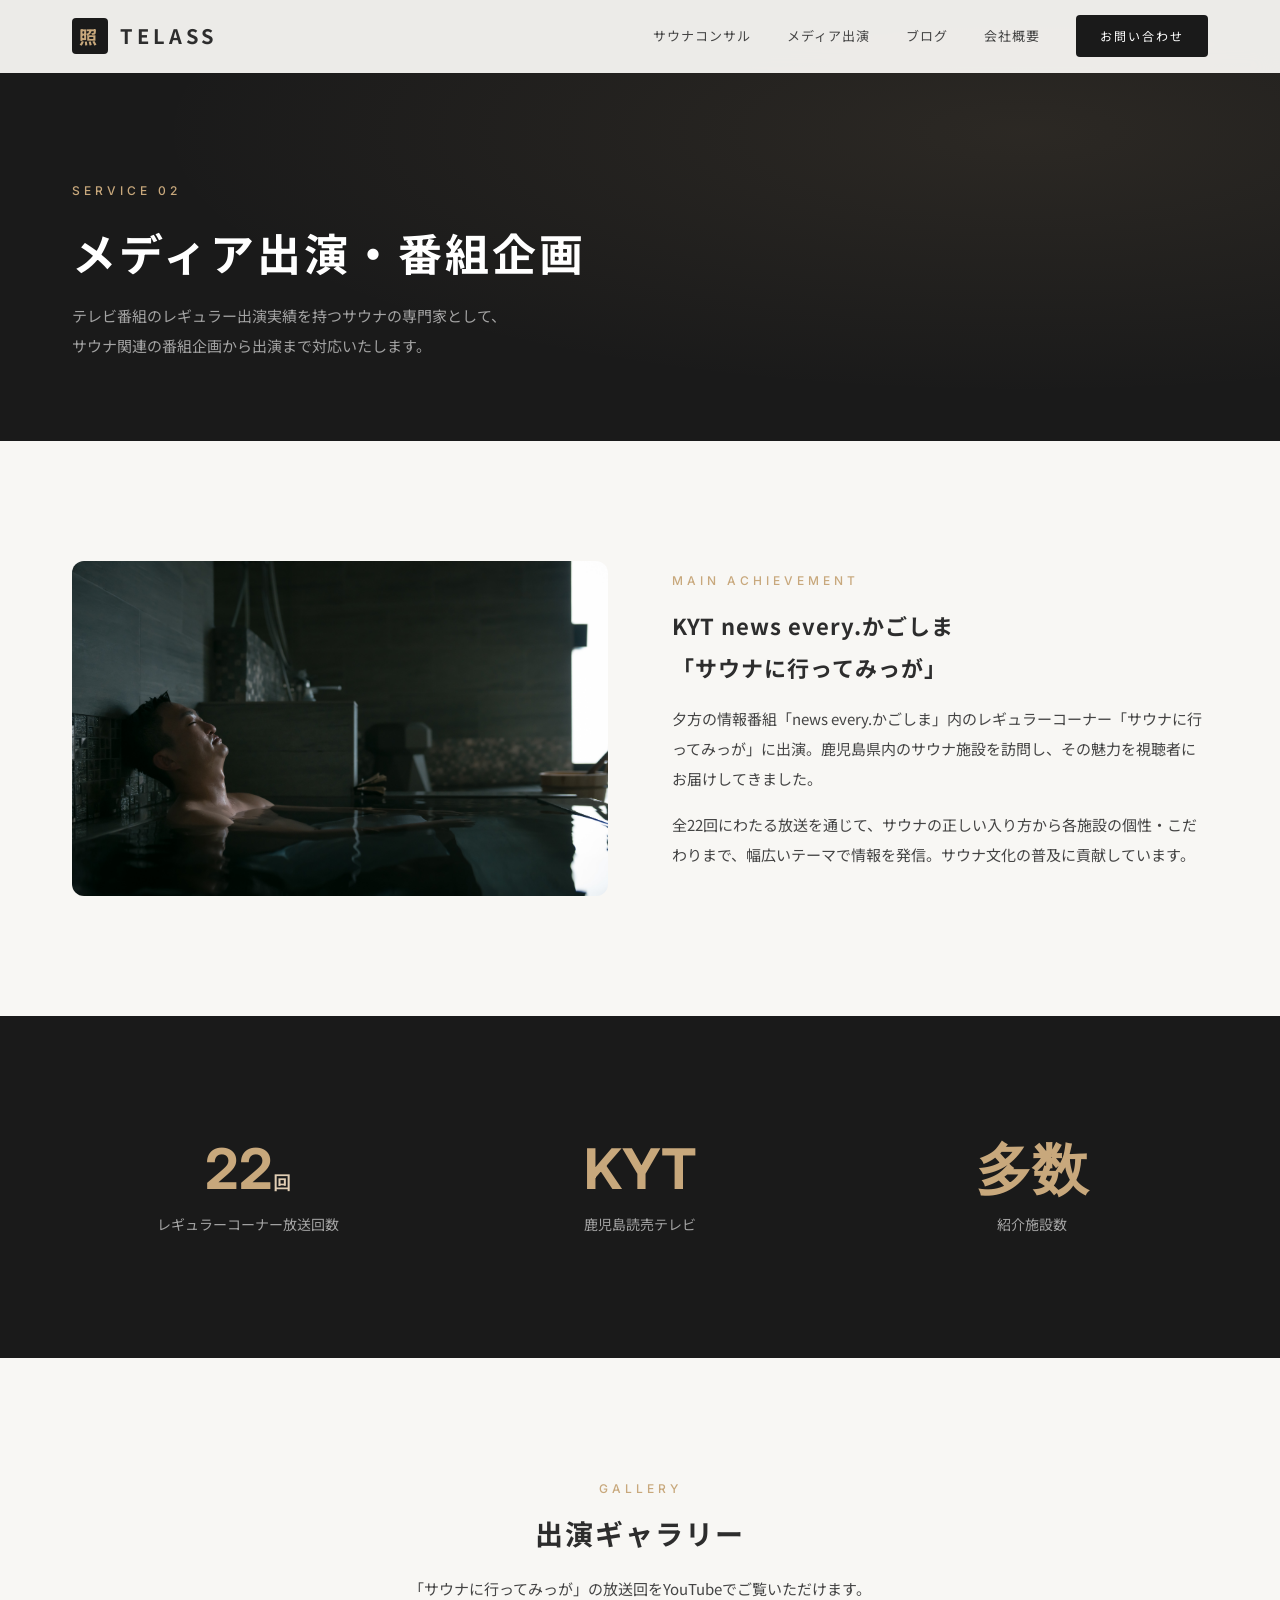
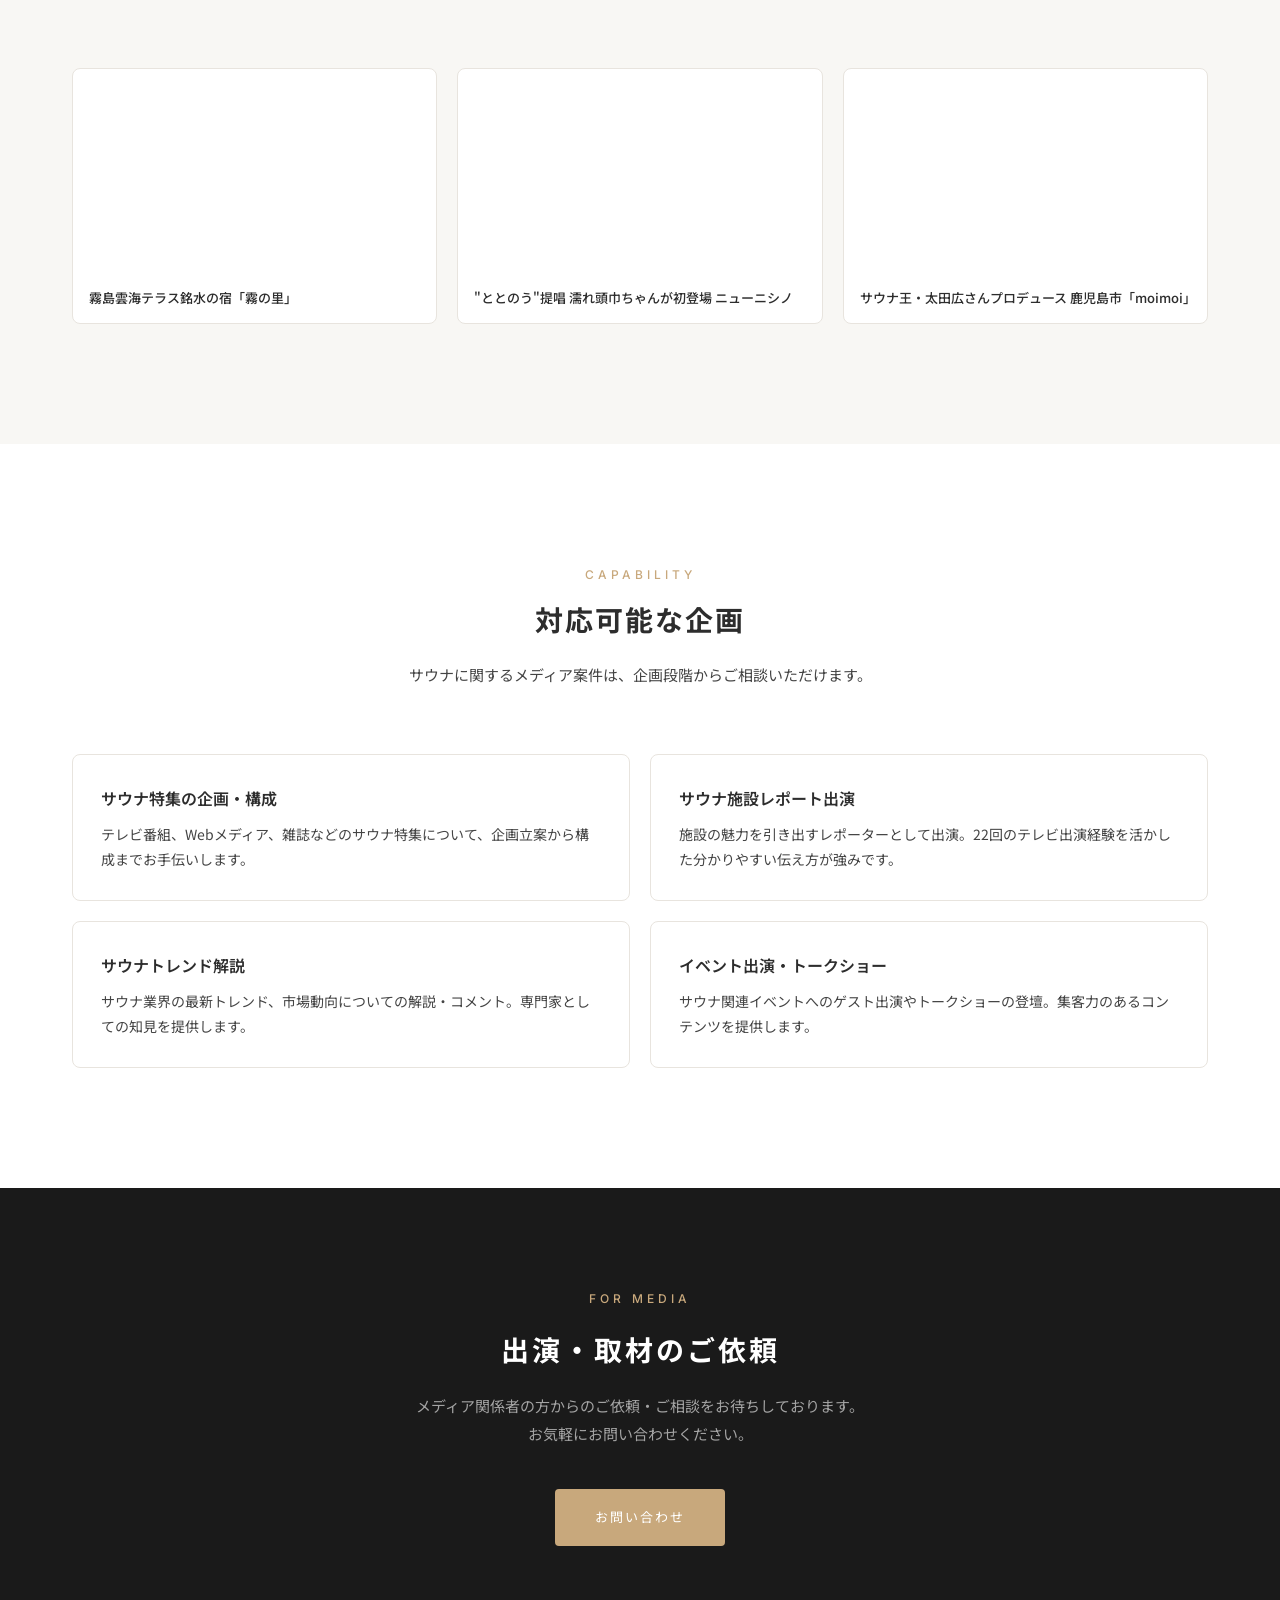
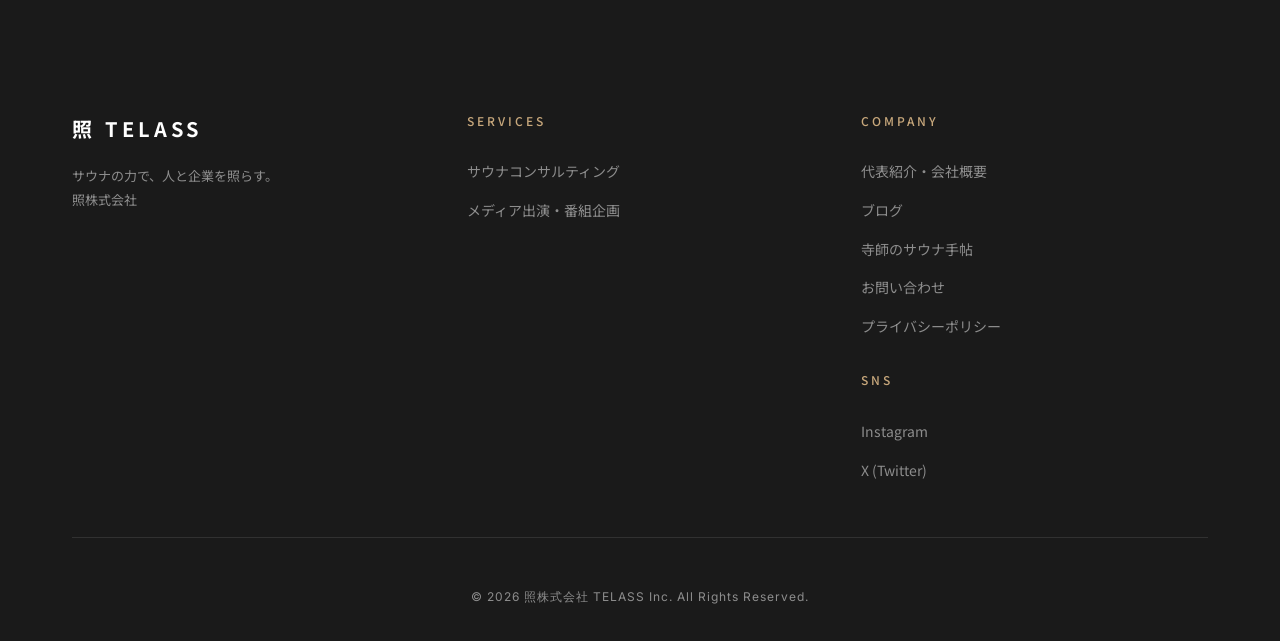
<file: media.html>
<!DOCTYPE html>
<html lang="ja">
<head>
  <meta charset="UTF-8">
  <meta name="viewport" content="width=device-width, initial-scale=1.0">
  <title>メディア出演・番組企画 | 照株式会社</title>
  <meta name="description" content="KYT鹿児島読売テレビ「news every.かごしま」サウナに行ってみっが 全22回放送実績。サウナ番組の企画・出演、メディア関連のご依頼は照株式会社へ。">
  <link rel="preconnect" href="https://fonts.googleapis.com">
  <link rel="preconnect" href="https://fonts.gstatic.com" crossorigin>
  <link href="https://fonts.googleapis.com/css2?family=Inter:wght@300;400;500;700&family=Noto+Sans+JP:wght@300;400;500;700&display=swap" rel="stylesheet">
  <link rel="stylesheet" href="css/style.css">
</head>
<body>

  <!-- Header -->
  <header class="header" id="header">
    <div class="container header-inner">
      <a href="index.html" class="logo">
        <div class="logo-mark">照</div>
        TELASS
      </a>
      <nav class="nav">
        <a href="sauna-consulting.html">サウナコンサル</a>
        <a href="media.html">メディア出演</a>
        <a href="blog.html">ブログ</a>
        <a href="about.html">会社概要</a>
        <a href="contact.html" class="nav-cta">お問い合わせ</a>
      </nav>
      <button class="hamburger" id="hamburger" aria-label="メニュー">
        <span></span><span></span><span></span>
      </button>
    </div>
  </header>

  <nav class="mobile-nav" id="mobileNav">
    <a href="sauna-consulting.html">サウナコンサルティング</a>
    <a href="media.html">メディア出演・番組企画</a>
    <a href="blog.html">ブログ</a>
    <a href="about.html">代表紹介・会社概要</a>
    <a href="contact.html">お問い合わせ</a>
  </nav>

  <!-- Page Hero -->
  <section class="page-hero">
    <div class="container">
      <div class="section-label">Service 02</div>
      <h1>メディア出演・番組企画</h1>
      <p>テレビ番組のレギュラー出演実績を持つサウナの専門家として、<br>サウナ関連の番組企画から出演まで対応いたします。</p>
    </div>
  </section>

  <!-- Main Track Record -->
  <section class="section">
    <div class="container">
      <div class="content-block fade-in">
        <img src="images/kirinosato_daisaku.jpg" alt="サウナ施設での取材の様子" class="content-image" style="object-fit: cover;">
        <div class="content-text">
          <div class="section-label">Main Achievement</div>
          <h3>KYT news every.かごしま<br>「サウナに行ってみっが」</h3>
          <p>夕方の情報番組「news every.かごしま」内のレギュラーコーナー「サウナに行ってみっが」に出演。鹿児島県内のサウナ施設を訪問し、その魅力を視聴者にお届けしてきました。</p>
          <p>全22回にわたる放送を通じて、サウナの正しい入り方から各施設の個性・こだわりまで、幅広いテーマで情報を発信。サウナ文化の普及に貢献しています。</p>
        </div>
      </div>
    </div>
  </section>

  <!-- Stats -->
  <section class="section section-dark">
    <div class="container">
      <div class="stats-row fade-in">
        <div class="stat-item">
          <div class="stat-number">22<span class="stat-unit">回</span></div>
          <div class="stat-label">レギュラーコーナー放送回数</div>
        </div>
        <div class="stat-item">
          <div class="stat-number">KYT</div>
          <div class="stat-label">鹿児島読売テレビ</div>
        </div>
        <div class="stat-item">
          <div class="stat-number">多数</div>
          <div class="stat-label">紹介施設数</div>
        </div>
      </div>
    </div>
  </section>

  <!-- Gallery placeholder -->
  <section class="section">
    <div class="container">
      <div class="section-header fade-in">
        <div class="section-label">Gallery</div>
        <h2 class="section-title">出演ギャラリー</h2>
        <p class="section-desc">「サウナに行ってみっが」の放送回をYouTubeでご覧いただけます。</p>
      </div>
      <div class="media-grid fade-in">
        <div class="video-card">
          <div class="video-wrapper">
            <iframe src="https://www.youtube.com/embed/4OrZ5Fu7Iso" title="サウナに行ってみっが 霧島雲海テラス銘水の宿 霧の里" frameborder="0" allow="accelerometer; autoplay; clipboard-write; encrypted-media; gyroscope; picture-in-picture" allowfullscreen></iframe>
          </div>
          <p class="video-title">霧島雲海テラス銘水の宿「霧の里」</p>
        </div>
        <div class="video-card">
          <div class="video-wrapper">
            <iframe src="https://www.youtube.com/embed/cP96-irgdLw" title="サウナに行ってみっが 濡れ頭巾ちゃんが初登場 ニューニシノ" frameborder="0" allow="accelerometer; autoplay; clipboard-write; encrypted-media; gyroscope; picture-in-picture" allowfullscreen></iframe>
          </div>
          <p class="video-title">"ととのう"提唱 濡れ頭巾ちゃんが初登場 ニューニシノ</p>
        </div>
        <div class="video-card">
          <div class="video-wrapper">
            <iframe src="https://www.youtube.com/embed/GO6I5SqFlwI" title="サウナに行ってみっが サウナ王・太田広さんプロデュース moimoi" frameborder="0" allow="accelerometer; autoplay; clipboard-write; encrypted-media; gyroscope; picture-in-picture" allowfullscreen></iframe>
          </div>
          <p class="video-title">サウナ王・太田広さんプロデュース 鹿児島市「moimoi」</p>
        </div>
      </div>
    </div>
  </section>

  <!-- What We Can Do -->
  <section class="section section-light">
    <div class="container">
      <div class="section-header fade-in">
        <div class="section-label">Capability</div>
        <h2 class="section-title">対応可能な企画</h2>
        <p class="section-desc">サウナに関するメディア案件は、企画段階からご相談いただけます。</p>
      </div>
      <div class="service-list fade-in">
        <div class="service-list-item">
          <h4>サウナ特集の企画・構成</h4>
          <p>テレビ番組、Webメディア、雑誌などのサウナ特集について、企画立案から構成までお手伝いします。</p>
        </div>
        <div class="service-list-item">
          <h4>サウナ施設レポート出演</h4>
          <p>施設の魅力を引き出すレポーターとして出演。22回のテレビ出演経験を活かした分かりやすい伝え方が強みです。</p>
        </div>
        <div class="service-list-item">
          <h4>サウナトレンド解説</h4>
          <p>サウナ業界の最新トレンド、市場動向についての解説・コメント。専門家としての知見を提供します。</p>
        </div>
        <div class="service-list-item">
          <h4>イベント出演・トークショー</h4>
          <p>サウナ関連イベントへのゲスト出演やトークショーの登壇。集客力のあるコンテンツを提供します。</p>
        </div>
      </div>
    </div>
  </section>

  <!-- CTA -->
  <section class="cta-section">
    <div class="container fade-in">
      <div class="section-label">For Media</div>
      <h2>出演・取材のご依頼</h2>
      <p>メディア関係者の方からのご依頼・ご相談をお待ちしております。<br>お気軽にお問い合わせください。</p>
      <a href="contact.html" class="btn btn-primary">お問い合わせ</a>
    </div>
  </section>

  <!-- Footer -->
  <footer class="footer">
    <div class="container">
      <div class="footer-inner">
        <div>
          <div class="footer-logo">照 TELASS</div>
          <p class="footer-desc">サウナの力で、人と企業を照らす。<br>照株式会社</p>
        </div>
        <div>
          <h4>SERVICES</h4>
          <div class="footer-links">
            <a href="sauna-consulting.html">サウナコンサルティング</a>
            <a href="media.html">メディア出演・番組企画</a>
          </div>
        </div>
        <div>
          <h4>COMPANY</h4>
          <div class="footer-links">
            <a href="about.html">代表紹介・会社概要</a>
            <a href="blog.html">ブログ</a>
            <a href="https://blog.telass.jp/">寺師のサウナ手帖</a>
            <a href="contact.html">お問い合わせ</a>
            <a href="privacy.html">プライバシーポリシー</a>
          </div>
          <h4 style="margin-top: 24px;">SNS</h4>
          <div class="footer-links">
            <a href="https://www.instagram.com/daisaku.terashi" target="_blank" rel="noopener noreferrer">Instagram</a>
            <a href="https://x.com/Satsummer099" target="_blank" rel="noopener noreferrer">X (Twitter)</a>
          </div>
        </div>
      </div>
      <div class="footer-bottom">
        &copy; 2026 照株式会社 TELASS Inc. All Rights Reserved.
      </div>
    </div>
  </footer>

  <script src="js/main.js"></script>
</body>
</html>
</file>
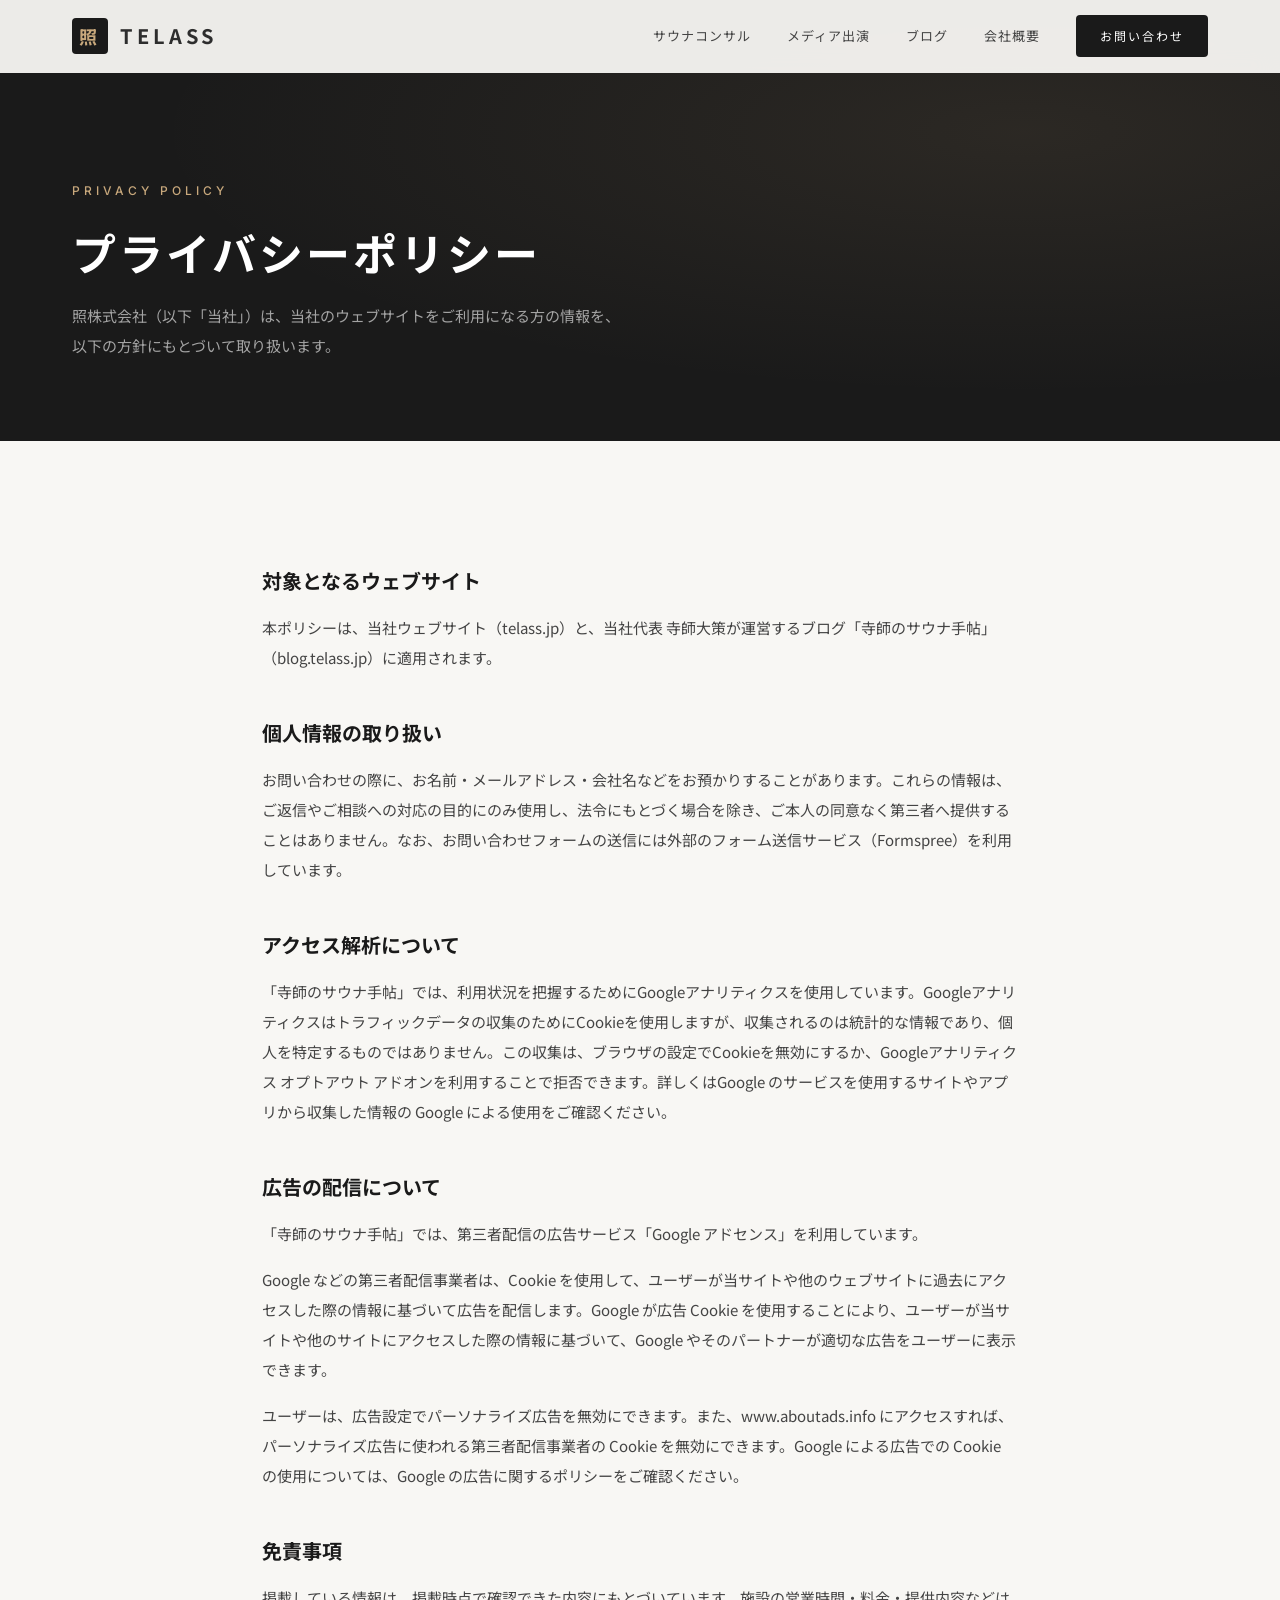
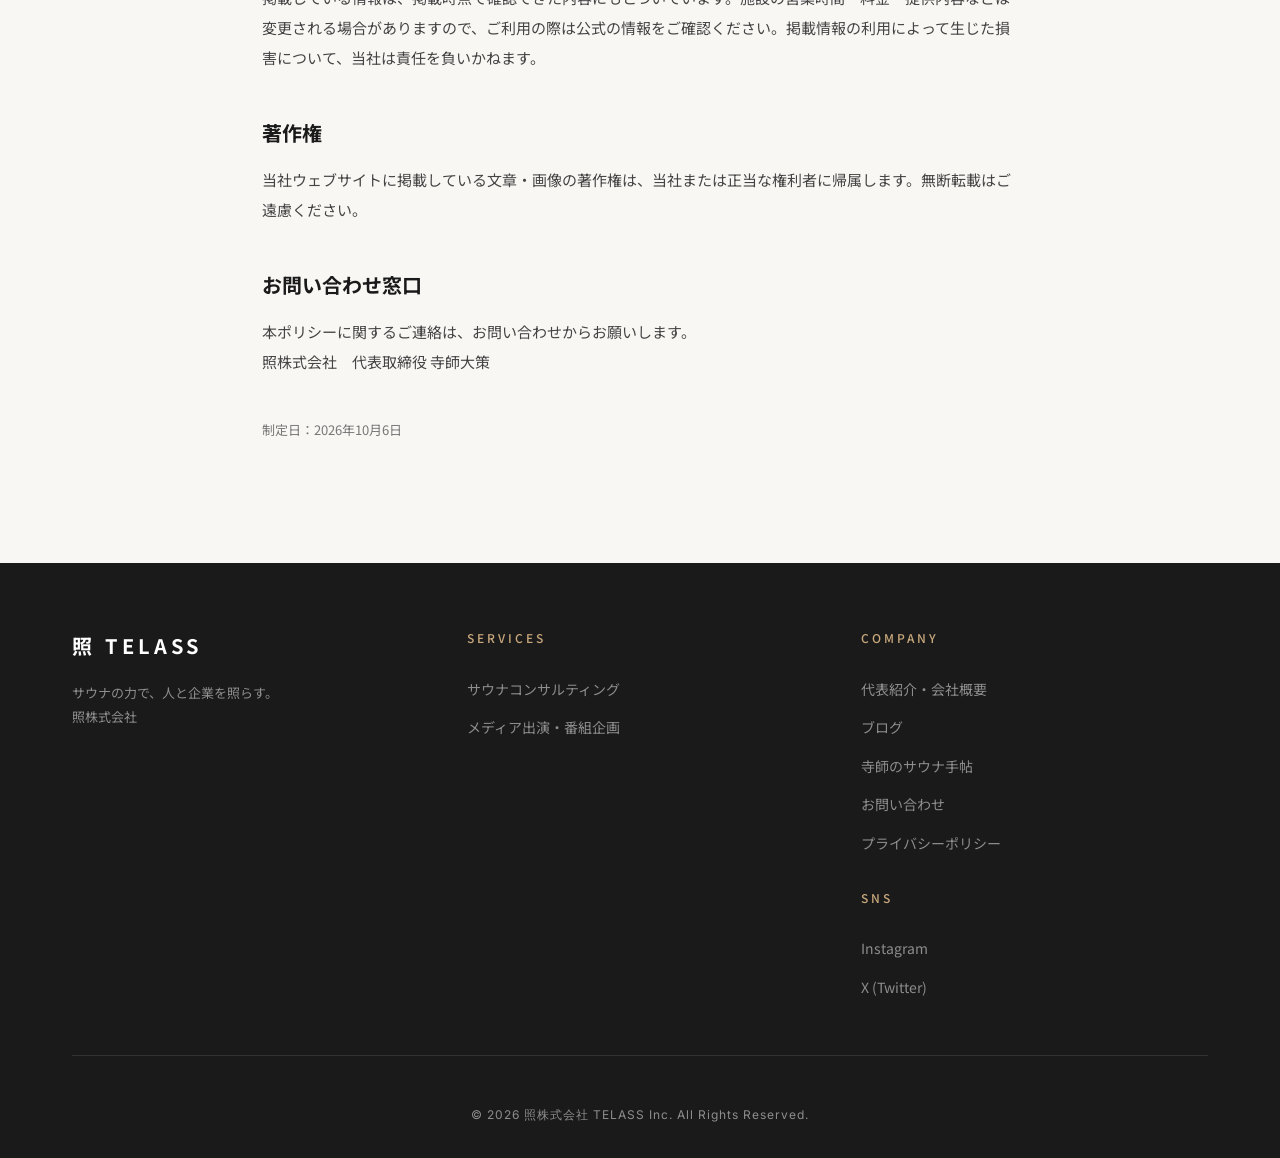
<file: privacy.html>
<!DOCTYPE html>
<html lang="ja">
<head>
  <meta charset="UTF-8">
  <meta name="viewport" content="width=device-width, initial-scale=1.0">
  <title>プライバシーポリシー | 照株式会社</title>
  <meta name="description" content="照株式会社および当社代表が運営するウェブサイトにおける、個人情報の取り扱い、アクセス解析、広告配信についての方針です。">
  <link rel="preconnect" href="https://fonts.googleapis.com">
  <link rel="preconnect" href="https://fonts.gstatic.com" crossorigin>
  <link href="https://fonts.googleapis.com/css2?family=Inter:wght@300;400;500;700&family=Noto+Sans+JP:wght@300;400;500;700&display=swap" rel="stylesheet">
  <link rel="stylesheet" href="css/style.css">
</head>
<body>

  <!-- Header -->
  <header class="header" id="header">
    <div class="container header-inner">
      <a href="index.html" class="logo">
        <div class="logo-mark">照</div>
        TELASS
      </a>
      <nav class="nav">
        <a href="sauna-consulting.html">サウナコンサル</a>
        <a href="media.html">メディア出演</a>
        <a href="blog.html">ブログ</a>
        <a href="about.html">会社概要</a>
        <a href="contact.html" class="nav-cta">お問い合わせ</a>
      </nav>
      <button class="hamburger" id="hamburger" aria-label="メニュー">
        <span></span><span></span><span></span>
      </button>
    </div>
  </header>

  <!-- Mobile Nav -->
  <nav class="mobile-nav" id="mobileNav">
    <a href="sauna-consulting.html">サウナコンサルティング</a>
    <a href="media.html">メディア出演・番組企画</a>
    <a href="blog.html">ブログ</a>
    <a href="about.html">代表紹介・会社概要</a>
    <a href="contact.html">お問い合わせ</a>
  </nav>

  <!-- Page Hero -->
  <section class="page-hero">
    <div class="container">
      <div class="section-label">Privacy Policy</div>
      <h1>プライバシーポリシー</h1>
      <p>照株式会社（以下「当社」）は、当社のウェブサイトをご利用になる方の情報を、以下の方針にもとづいて取り扱います。</p>
    </div>
  </section>

  <section class="section">
    <div class="container" style="max-width: 820px;">
      <div class="policy" style="color: var(--text); line-height: 2; font-size: 15px;">

        <h2 style="font-size: 20px; color: var(--black); margin: 0 0 12px;">対象となるウェブサイト</h2>
        <p style="margin-bottom: 40px;">本ポリシーは、当社ウェブサイト（telass.jp）と、当社代表 寺師大策が運営するブログ「寺師のサウナ手帖」（blog.telass.jp）に適用されます。</p>

        <h2 style="font-size: 20px; color: var(--black); margin: 0 0 12px;">個人情報の取り扱い</h2>
        <p style="margin-bottom: 40px;">お問い合わせの際に、お名前・メールアドレス・会社名などをお預かりすることがあります。これらの情報は、ご返信やご相談への対応の目的にのみ使用し、法令にもとづく場合を除き、ご本人の同意なく第三者へ提供することはありません。なお、お問い合わせフォームの送信には外部のフォーム送信サービス（Formspree）を利用しています。</p>

        <h2 style="font-size: 20px; color: var(--black); margin: 0 0 12px;">アクセス解析について</h2>
        <p style="margin-bottom: 40px;">「寺師のサウナ手帖」では、利用状況を把握するためにGoogleアナリティクスを使用しています。Googleアナリティクスはトラフィックデータの収集のためにCookieを使用しますが、収集されるのは統計的な情報であり、個人を特定するものではありません。この収集は、ブラウザの設定でCookieを無効にするか、<a href="https://tools.google.com/dlpage/gaoptout?hl=ja" target="_blank" rel="noopener noreferrer">Googleアナリティクス オプトアウト アドオン</a>を利用することで拒否できます。詳しくは<a href="https://policies.google.com/technologies/partner-sites?hl=ja" target="_blank" rel="noopener noreferrer">Google のサービスを使用するサイトやアプリから収集した情報の Google による使用</a>をご確認ください。</p>

        <h2 style="font-size: 20px; color: var(--black); margin: 0 0 12px;">広告の配信について</h2>
        <p style="margin-bottom: 16px;">「寺師のサウナ手帖」では、第三者配信の広告サービス「Google アドセンス」を利用しています。</p>
        <p style="margin-bottom: 16px;">Google などの第三者配信事業者は、Cookie を使用して、ユーザーが当サイトや他のウェブサイトに過去にアクセスした際の情報に基づいて広告を配信します。Google が広告 Cookie を使用することにより、ユーザーが当サイトや他のサイトにアクセスした際の情報に基づいて、Google やそのパートナーが適切な広告をユーザーに表示できます。</p>
        <p style="margin-bottom: 40px;">ユーザーは、<a href="https://www.google.com/settings/ads" target="_blank" rel="noopener noreferrer">広告設定</a>でパーソナライズ広告を無効にできます。また、<a href="https://www.aboutads.info/" target="_blank" rel="noopener noreferrer">www.aboutads.info</a> にアクセスすれば、パーソナライズ広告に使われる第三者配信事業者の Cookie を無効にできます。Google による広告での Cookie の使用については、<a href="https://policies.google.com/technologies/ads?hl=ja" target="_blank" rel="noopener noreferrer">Google の広告に関するポリシー</a>をご確認ください。</p>

        <h2 style="font-size: 20px; color: var(--black); margin: 0 0 12px;">免責事項</h2>
        <p style="margin-bottom: 40px;">掲載している情報は、掲載時点で確認できた内容にもとづいています。施設の営業時間・料金・提供内容などは変更される場合がありますので、ご利用の際は公式の情報をご確認ください。掲載情報の利用によって生じた損害について、当社は責任を負いかねます。</p>

        <h2 style="font-size: 20px; color: var(--black); margin: 0 0 12px;">著作権</h2>
        <p style="margin-bottom: 40px;">当社ウェブサイトに掲載している文章・画像の著作権は、当社または正当な権利者に帰属します。無断転載はご遠慮ください。</p>

        <h2 style="font-size: 20px; color: var(--black); margin: 0 0 12px;">お問い合わせ窓口</h2>
        <p style="margin-bottom: 40px;">本ポリシーに関するご連絡は、<a href="contact.html">お問い合わせ</a>からお願いします。<br>照株式会社　代表取締役 寺師大策</p>

        <p style="font-size: 13px; color: var(--text-light);">制定日：2026年10月6日</p>
      </div>
    </div>
  </section>

  <!-- Footer -->
  <footer class="footer">
    <div class="container">
      <div class="footer-inner">
        <div>
          <div class="footer-logo">照 TELASS</div>
          <p class="footer-desc">サウナの力で、人と企業を照らす。<br>照株式会社</p>
        </div>
        <div>
          <h4>SERVICES</h4>
          <div class="footer-links">
            <a href="sauna-consulting.html">サウナコンサルティング</a>
            <a href="media.html">メディア出演・番組企画</a>
          </div>
        </div>
        <div>
          <h4>COMPANY</h4>
          <div class="footer-links">
            <a href="about.html">代表紹介・会社概要</a>
            <a href="blog.html">ブログ</a>
            <a href="https://blog.telass.jp/">寺師のサウナ手帖</a>
            <a href="contact.html">お問い合わせ</a>
            <a href="privacy.html">プライバシーポリシー</a>
          </div>
          <h4 style="margin-top: 24px;">SNS</h4>
          <div class="footer-links">
            <a href="https://www.instagram.com/daisaku.terashi" target="_blank" rel="noopener noreferrer">Instagram</a>
            <a href="https://x.com/Satsummer099" target="_blank" rel="noopener noreferrer">X (Twitter)</a>
          </div>
        </div>
      </div>
      <div class="footer-bottom">
        &copy; 2026 照株式会社 TELASS Inc. All Rights Reserved.
      </div>
    </div>
  </footer>

  <script src="js/main.js"></script>
</body>
</html>
</file>
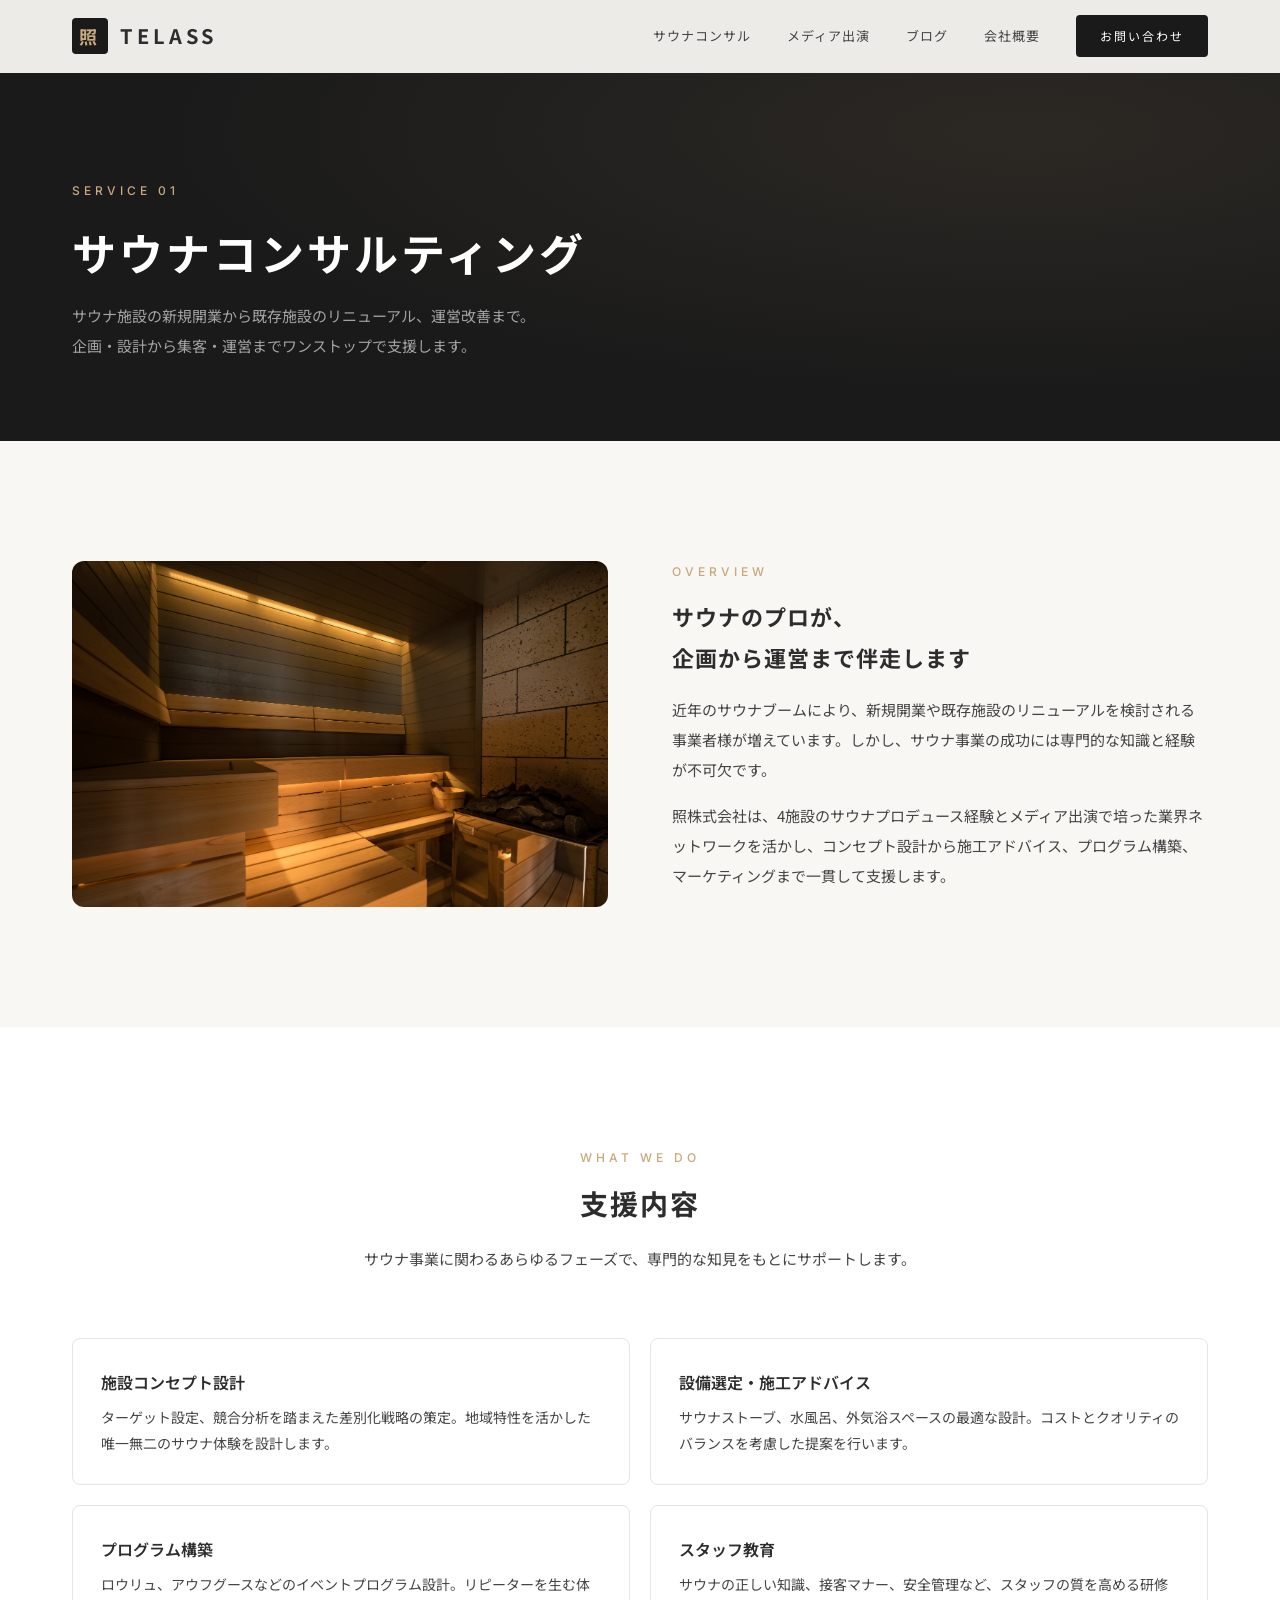
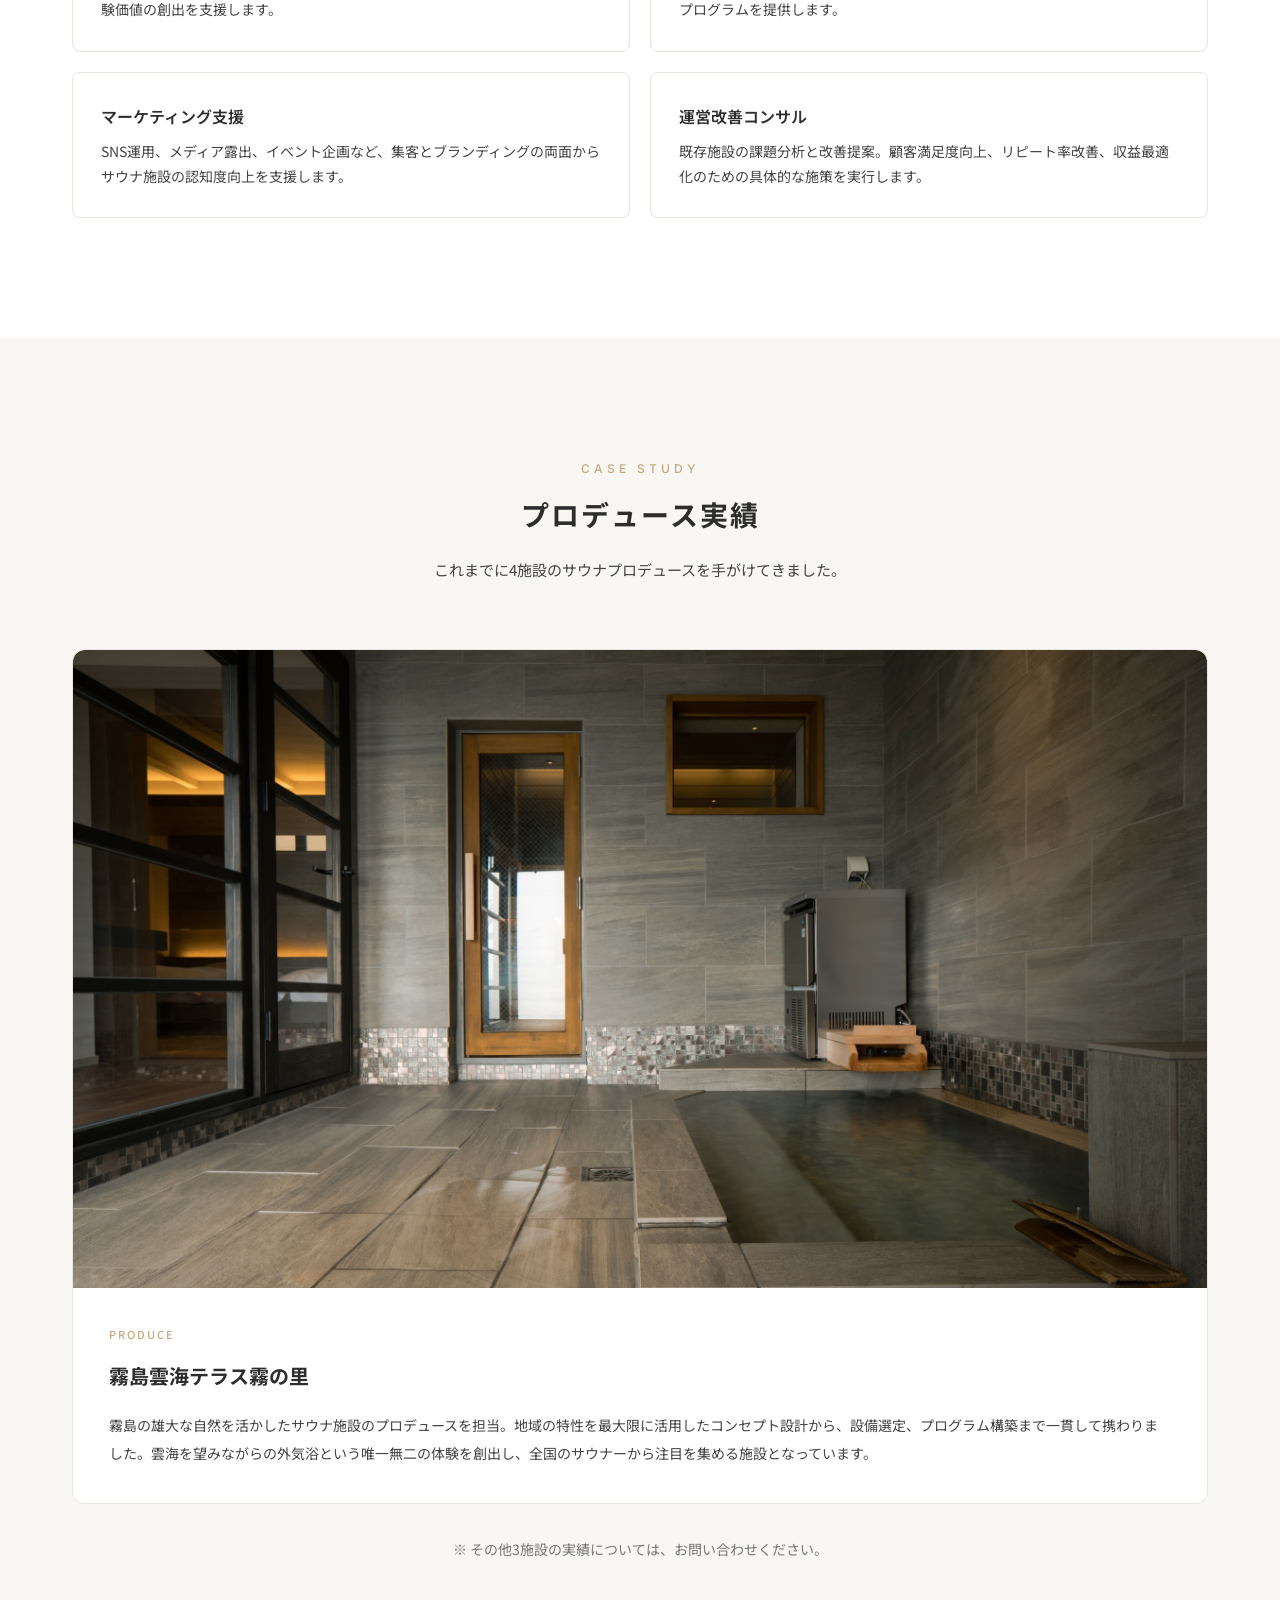
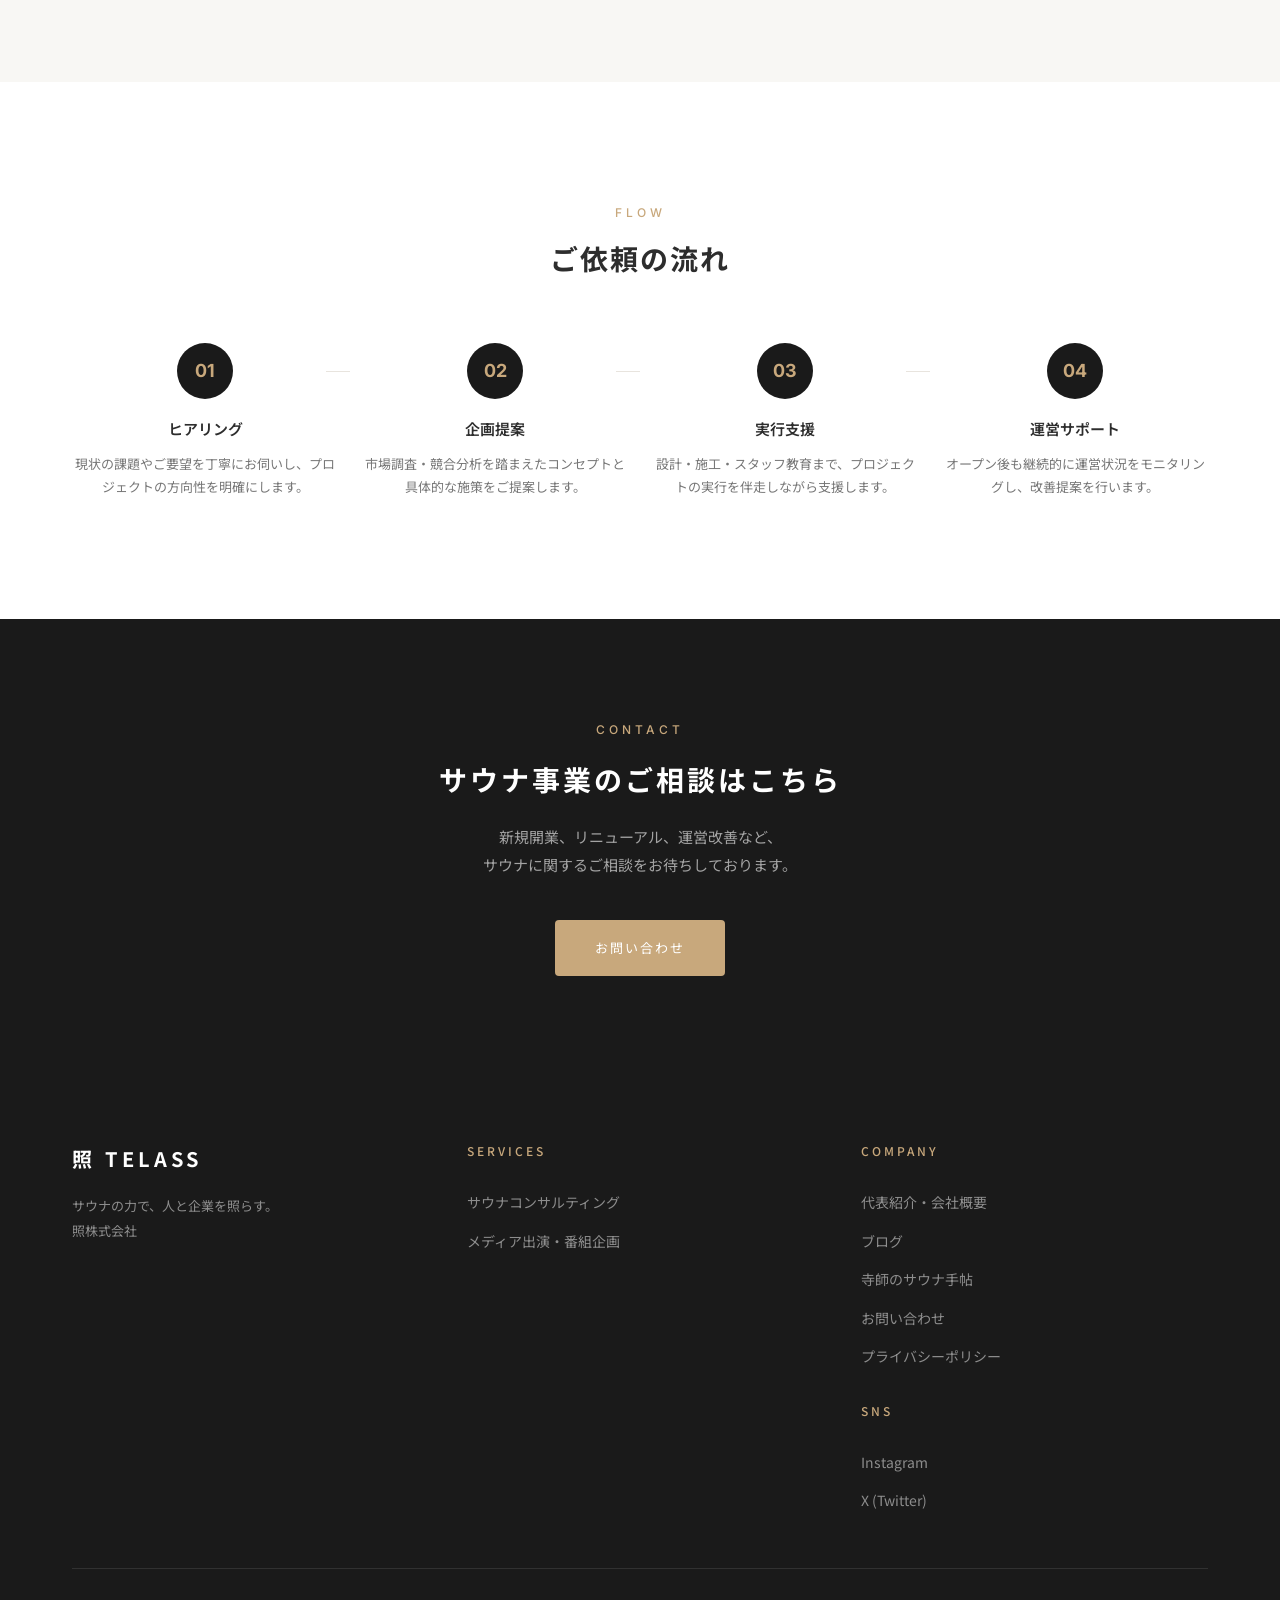
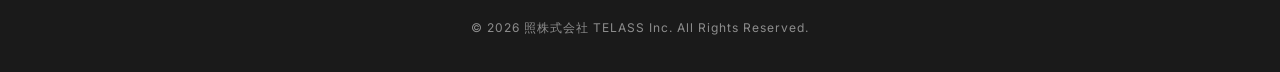
<file: sauna-consulting.html>
<!DOCTYPE html>
<html lang="ja">
<head>
  <meta charset="UTF-8">
  <meta name="viewport" content="width=device-width, initial-scale=1.0">
  <title>サウナコンサルティング | 照株式会社</title>
  <meta name="description" content="サウナ施設の新規開業・リニューアル・運営改善をワンストップで支援。霧島雲海テラス霧の里のプロデュース実績。照株式会社のサウナコンサルティング。">
  <link rel="preconnect" href="https://fonts.googleapis.com">
  <link rel="preconnect" href="https://fonts.gstatic.com" crossorigin>
  <link href="https://fonts.googleapis.com/css2?family=Inter:wght@300;400;500;700&family=Noto+Sans+JP:wght@300;400;500;700&display=swap" rel="stylesheet">
  <link rel="stylesheet" href="css/style.css">
</head>
<body>

  <!-- Header -->
  <header class="header" id="header">
    <div class="container header-inner">
      <a href="index.html" class="logo">
        <div class="logo-mark">照</div>
        TELASS
      </a>
      <nav class="nav">
        <a href="sauna-consulting.html">サウナコンサル</a>
        <a href="media.html">メディア出演</a>
        <a href="blog.html">ブログ</a>
        <a href="about.html">会社概要</a>
        <a href="contact.html" class="nav-cta">お問い合わせ</a>
      </nav>
      <button class="hamburger" id="hamburger" aria-label="メニュー">
        <span></span><span></span><span></span>
      </button>
    </div>
  </header>

  <nav class="mobile-nav" id="mobileNav">
    <a href="sauna-consulting.html">サウナコンサルティング</a>
    <a href="media.html">メディア出演・番組企画</a>
    <a href="blog.html">ブログ</a>
    <a href="about.html">代表紹介・会社概要</a>
    <a href="contact.html">お問い合わせ</a>
  </nav>

  <!-- Page Hero -->
  <section class="page-hero">
    <div class="container">
      <div class="section-label">Service 01</div>
      <h1>サウナコンサルティング</h1>
      <p>サウナ施設の新規開業から既存施設のリニューアル、運営改善まで。<br>企画・設計から集客・運営までワンストップで支援します。</p>
    </div>
  </section>

  <!-- Overview -->
  <section class="section">
    <div class="container">
      <div class="content-block fade-in">
        <img src="images/kirinosato_sauna.jpg" alt="霧の里 サウナ室" class="content-image" style="object-fit: cover;">
        <div class="content-text">
          <div class="section-label">Overview</div>
          <h3>サウナのプロが、<br>企画から運営まで伴走します</h3>
          <p>近年のサウナブームにより、新規開業や既存施設のリニューアルを検討される事業者様が増えています。しかし、サウナ事業の成功には専門的な知識と経験が不可欠です。</p>
          <p>照株式会社は、4施設のサウナプロデュース経験とメディア出演で培った業界ネットワークを活かし、コンセプト設計から施工アドバイス、プログラム構築、マーケティングまで一貫して支援します。</p>
        </div>
      </div>
    </div>
  </section>

  <!-- Services Detail -->
  <section class="section section-light">
    <div class="container">
      <div class="section-header fade-in">
        <div class="section-label">What We Do</div>
        <h2 class="section-title">支援内容</h2>
        <p class="section-desc">サウナ事業に関わるあらゆるフェーズで、専門的な知見をもとにサポートします。</p>
      </div>
      <div class="service-list fade-in">
        <div class="service-list-item">
          <h4>施設コンセプト設計</h4>
          <p>ターゲット設定、競合分析を踏まえた差別化戦略の策定。地域特性を活かした唯一無二のサウナ体験を設計します。</p>
        </div>
        <div class="service-list-item">
          <h4>設備選定・施工アドバイス</h4>
          <p>サウナストーブ、水風呂、外気浴スペースの最適な設計。コストとクオリティのバランスを考慮した提案を行います。</p>
        </div>
        <div class="service-list-item">
          <h4>プログラム構築</h4>
          <p>ロウリュ、アウフグースなどのイベントプログラム設計。リピーターを生む体験価値の創出を支援します。</p>
        </div>
        <div class="service-list-item">
          <h4>スタッフ教育</h4>
          <p>サウナの正しい知識、接客マナー、安全管理など、スタッフの質を高める研修プログラムを提供します。</p>
        </div>
        <div class="service-list-item">
          <h4>マーケティング支援</h4>
          <p>SNS運用、メディア露出、イベント企画など、集客とブランディングの両面からサウナ施設の認知度向上を支援します。</p>
        </div>
        <div class="service-list-item">
          <h4>運営改善コンサル</h4>
          <p>既存施設の課題分析と改善提案。顧客満足度向上、リピート率改善、収益最適化のための具体的な施策を実行します。</p>
        </div>
      </div>
    </div>
  </section>

  <!-- Case Study -->
  <section class="section">
    <div class="container">
      <div class="section-header fade-in">
        <div class="section-label">Case Study</div>
        <h2 class="section-title">プロデュース実績</h2>
        <p class="section-desc">これまでに4施設のサウナプロデュースを手がけてきました。</p>
      </div>
      <div class="case-card fade-in">
        <img src="images/kirinosato_mizuburo.jpg" alt="霧島雲海テラス霧の里 水風呂" class="case-image" style="object-fit: cover;">
        <div class="case-body">
          <div class="case-tag">PRODUCE</div>
          <h3>霧島雲海テラス霧の里</h3>
          <p>霧島の雄大な自然を活かしたサウナ施設のプロデュースを担当。地域の特性を最大限に活用したコンセプト設計から、設備選定、プログラム構築まで一貫して携わりました。雲海を望みながらの外気浴という唯一無二の体験を創出し、全国のサウナーから注目を集める施設となっています。</p>
        </div>
      </div>
      <p style="text-align: center; margin-top: 32px; font-size: 14px; color: var(--text-light);">※ その他3施設の実績については、お問い合わせください。</p>
    </div>
  </section>

  <!-- Flow -->
  <section class="section section-light">
    <div class="container">
      <div class="section-header fade-in">
        <div class="section-label">Flow</div>
        <h2 class="section-title">ご依頼の流れ</h2>
      </div>
      <div class="flow-grid fade-in">
        <div class="flow-item">
          <div class="flow-num">01</div>
          <h4>ヒアリング</h4>
          <p>現状の課題やご要望を丁寧にお伺いし、プロジェクトの方向性を明確にします。</p>
        </div>
        <div class="flow-item">
          <div class="flow-num">02</div>
          <h4>企画提案</h4>
          <p>市場調査・競合分析を踏まえたコンセプトと具体的な施策をご提案します。</p>
        </div>
        <div class="flow-item">
          <div class="flow-num">03</div>
          <h4>実行支援</h4>
          <p>設計・施工・スタッフ教育まで、プロジェクトの実行を伴走しながら支援します。</p>
        </div>
        <div class="flow-item">
          <div class="flow-num">04</div>
          <h4>運営サポート</h4>
          <p>オープン後も継続的に運営状況をモニタリングし、改善提案を行います。</p>
        </div>
      </div>
    </div>
  </section>

  <!-- CTA -->
  <section class="cta-section">
    <div class="container fade-in">
      <div class="section-label">Contact</div>
      <h2>サウナ事業のご相談はこちら</h2>
      <p>新規開業、リニューアル、運営改善など、<br>サウナに関するご相談をお待ちしております。</p>
      <a href="contact.html" class="btn btn-primary">お問い合わせ</a>
    </div>
  </section>

  <!-- Footer -->
  <footer class="footer">
    <div class="container">
      <div class="footer-inner">
        <div>
          <div class="footer-logo">照 TELASS</div>
          <p class="footer-desc">サウナの力で、人と企業を照らす。<br>照株式会社</p>
        </div>
        <div>
          <h4>SERVICES</h4>
          <div class="footer-links">
            <a href="sauna-consulting.html">サウナコンサルティング</a>
            <a href="media.html">メディア出演・番組企画</a>
          </div>
        </div>
        <div>
          <h4>COMPANY</h4>
          <div class="footer-links">
            <a href="about.html">代表紹介・会社概要</a>
            <a href="blog.html">ブログ</a>
            <a href="https://blog.telass.jp/">寺師のサウナ手帖</a>
            <a href="contact.html">お問い合わせ</a>
            <a href="privacy.html">プライバシーポリシー</a>
          </div>
          <h4 style="margin-top: 24px;">SNS</h4>
          <div class="footer-links">
            <a href="https://www.instagram.com/daisaku.terashi" target="_blank" rel="noopener noreferrer">Instagram</a>
            <a href="https://x.com/Satsummer099" target="_blank" rel="noopener noreferrer">X (Twitter)</a>
          </div>
        </div>
      </div>
      <div class="footer-bottom">
        &copy; 2026 照株式会社 TELASS Inc. All Rights Reserved.
      </div>
    </div>
  </footer>

  <script src="js/main.js"></script>
</body>
</html>
</file>
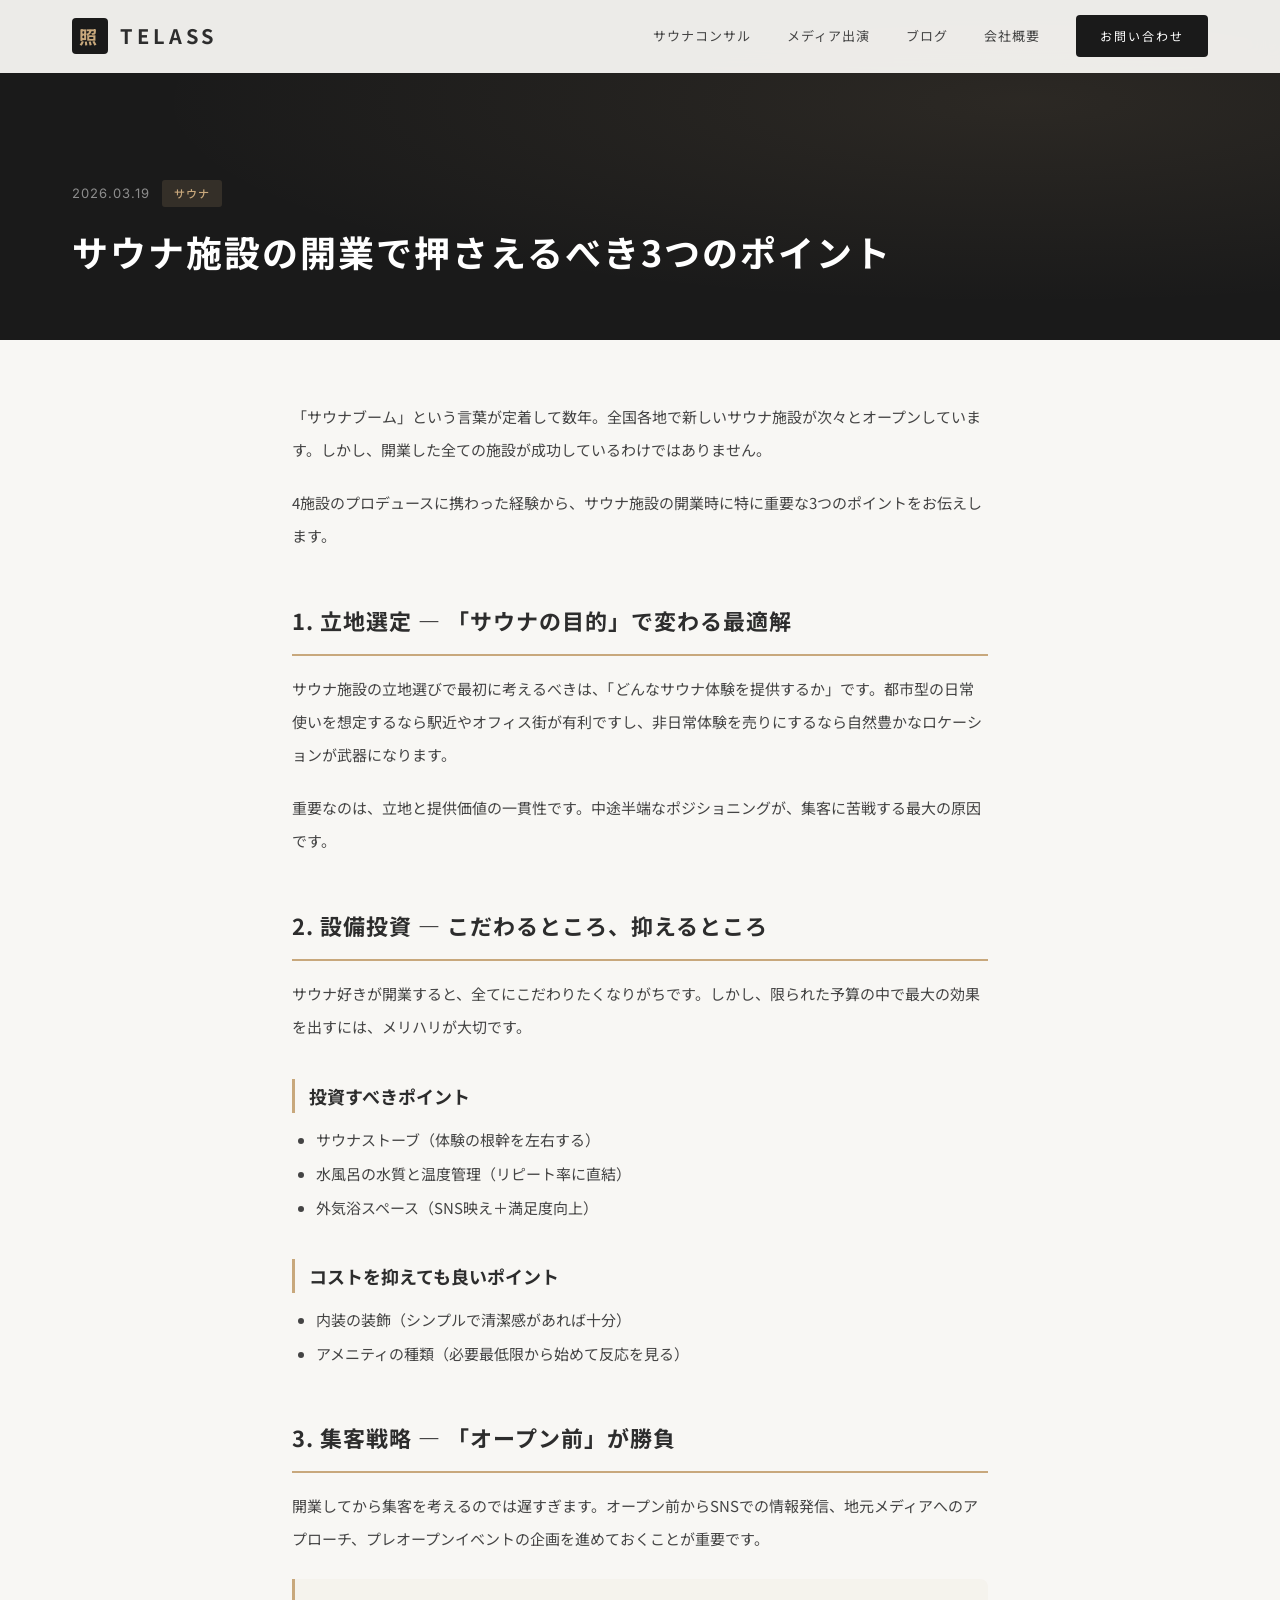
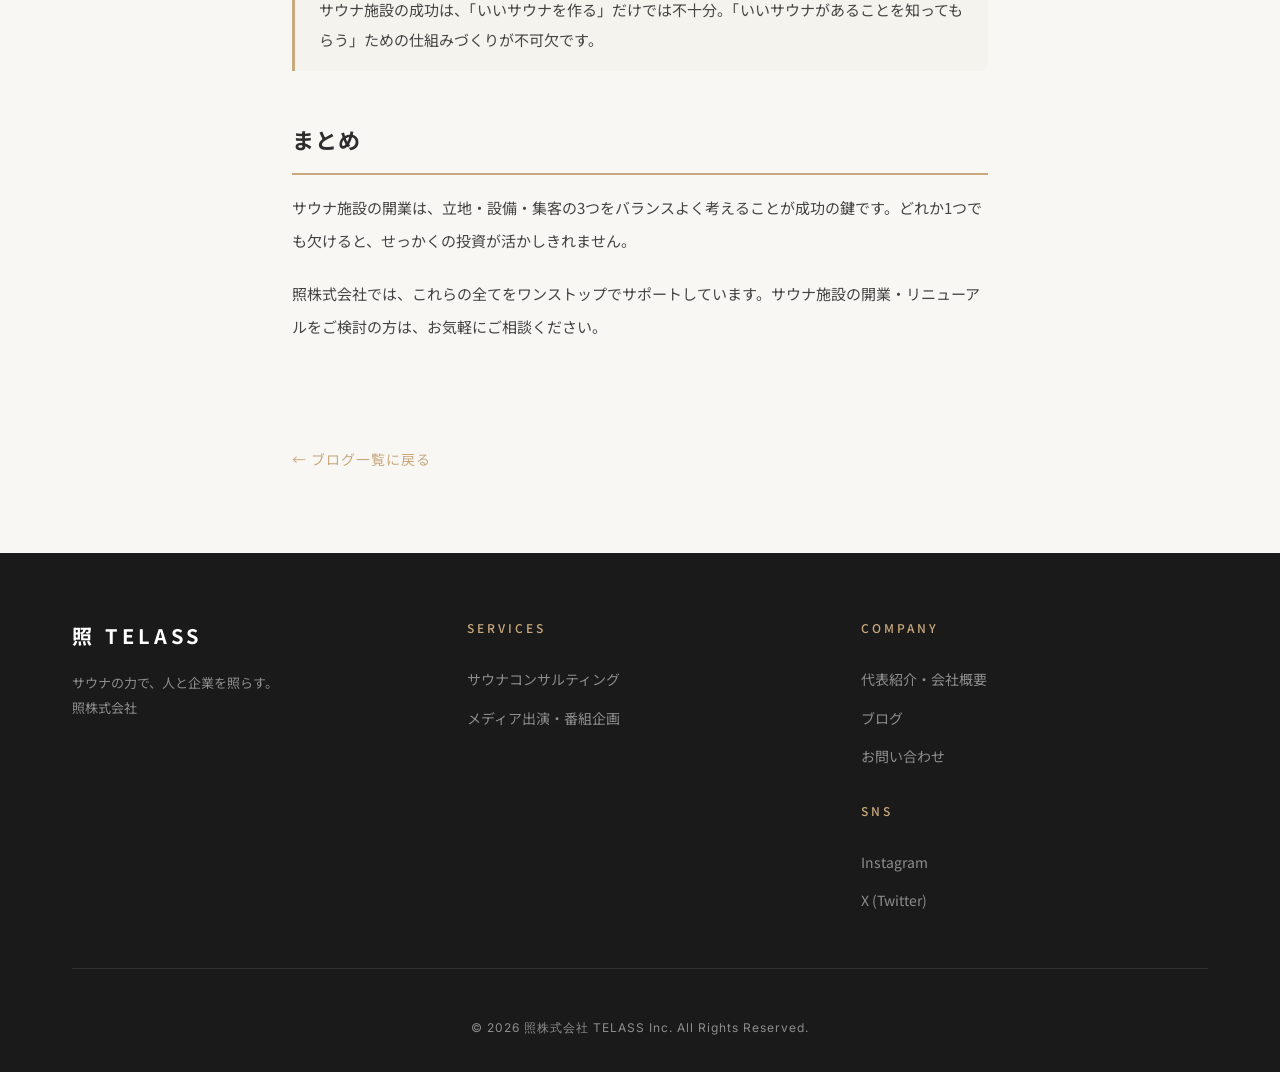
<file: blog/2026-03-19-sample.html>
<!DOCTYPE html>
<html lang="ja">
<head>
  <meta charset="UTF-8">
  <meta name="viewport" content="width=device-width, initial-scale=1.0">
  <title>サウナ施設の開業で押さえるべき3つのポイント | 照株式会社ブログ</title>
  <meta name="description" content="サウナ施設の新規開業を検討されている方へ。立地選定、設備投資、集客戦略の3つの観点から、成功するサウナ施設づくりのポイントを解説します。">
  <link rel="preconnect" href="https://fonts.googleapis.com">
  <link rel="preconnect" href="https://fonts.gstatic.com" crossorigin>
  <link href="https://fonts.googleapis.com/css2?family=Inter:wght@300;400;500;700&family=Noto+Sans+JP:wght@300;400;500;700&display=swap" rel="stylesheet">
  <link rel="stylesheet" href="../css/style.css">
  <style>
    .article-header {
      padding: 180px 0 60px;
      background: var(--black);
      color: var(--white);
      position: relative;
    }
    .article-header::after {
      content: '';
      position: absolute;
      inset: 0;
      background: radial-gradient(ellipse at 80% 30%, rgba(200, 168, 124, 0.1) 0%, transparent 60%);
    }
    .article-header .container { position: relative; z-index: 2; }
    .article-meta {
      display: flex;
      align-items: center;
      gap: 12px;
      margin-bottom: 16px;
    }
    .article-date {
      font-family: var(--font-en);
      font-size: 13px;
      color: rgba(255,255,255,0.5);
      letter-spacing: 1px;
    }
    .article-tag {
      font-size: 11px;
      letter-spacing: 1px;
      color: var(--gold);
      background: rgba(200, 168, 124, 0.15);
      padding: 3px 12px;
      border-radius: 3px;
      font-weight: 500;
    }
    .article-header h1 {
      font-size: clamp(24px, 3.5vw, 36px);
      font-weight: 700;
      letter-spacing: 2px;
      line-height: 1.6;
    }
    .article-body {
      max-width: 760px;
      margin: 0 auto;
      padding: 60px 32px 80px;
    }
    .article-body h2 {
      font-size: 22px;
      font-weight: 700;
      margin: 48px 0 16px;
      padding-bottom: 12px;
      border-bottom: 2px solid var(--gold);
      letter-spacing: 1px;
    }
    .article-body h3 {
      font-size: 18px;
      font-weight: 700;
      margin: 36px 0 12px;
      padding-left: 14px;
      border-left: 3px solid var(--gold);
    }
    .article-body p {
      font-size: 15px;
      line-height: 2.2;
      color: var(--text);
      margin-bottom: 20px;
    }
    .article-body img {
      width: 100%;
      border-radius: 8px;
      margin: 24px 0;
    }
    .article-body ul, .article-body ol {
      padding-left: 24px;
      margin-bottom: 20px;
    }
    .article-body li {
      font-size: 15px;
      line-height: 2;
      color: var(--text);
      margin-bottom: 4px;
      list-style: disc;
    }
    .article-body ol li {
      list-style: decimal;
    }
    .article-body blockquote {
      border-left: 3px solid var(--gold);
      padding: 16px 24px;
      background: rgba(200, 168, 124, 0.06);
      border-radius: 0 8px 8px 0;
      margin: 24px 0;
      font-size: 15px;
      color: var(--text);
      line-height: 2;
    }
    .article-back {
      max-width: 760px;
      margin: 0 auto;
      padding: 0 32px 80px;
    }
    .article-back a {
      font-size: 14px;
      color: var(--gold);
      letter-spacing: 1px;
      transition: color var(--transition);
    }
    .article-back a:hover {
      color: var(--gold-dark);
    }
    @media (max-width: 768px) {
      .article-header { padding: 140px 0 40px; }
      .article-body { padding: 40px 20px 60px; }
      .article-back { padding: 0 20px 60px; }
    }
  </style>
</head>
<body>

  <!-- Header -->
  <header class="header" id="header">
    <div class="container header-inner">
      <a href="../index.html" class="logo">
        <div class="logo-mark">照</div>
        TELASS
      </a>
      <nav class="nav">
        <a href="../sauna-consulting.html">サウナコンサル</a>
        <a href="../media.html">メディア出演</a>
        <a href="../blog.html">ブログ</a>
        <a href="../about.html">会社概要</a>
        <a href="../contact.html" class="nav-cta">お問い合わせ</a>
      </nav>
      <button class="hamburger" id="hamburger" aria-label="メニュー">
        <span></span><span></span><span></span>
      </button>
    </div>
  </header>

  <!-- Mobile Nav -->
  <nav class="mobile-nav" id="mobileNav">
    <a href="../sauna-consulting.html">サウナコンサルティング</a>
    <a href="../media.html">メディア出演・番組企画</a>
    <a href="../blog.html">ブログ</a>
    <a href="../about.html">代表紹介・会社概要</a>
    <a href="../contact.html">お問い合わせ</a>
  </nav>

  <!-- Article Header -->
  <section class="article-header">
    <div class="container">
      <div class="article-meta">
        <span class="article-date">2026.03.19</span>
        <span class="article-tag">サウナ</span>
      </div>
      <h1>サウナ施設の開業で押さえるべき3つのポイント</h1>
    </div>
  </section>

  <!-- Article Body -->
  <div class="article-body">

    <p>「サウナブーム」という言葉が定着して数年。全国各地で新しいサウナ施設が次々とオープンしています。しかし、開業した全ての施設が成功しているわけではありません。</p>

    <p>4施設のプロデュースに携わった経験から、サウナ施設の開業時に特に重要な3つのポイントをお伝えします。</p>

    <h2>1. 立地選定 ― 「サウナの目的」で変わる最適解</h2>

    <p>サウナ施設の立地選びで最初に考えるべきは、「どんなサウナ体験を提供するか」です。都市型の日常使いを想定するなら駅近やオフィス街が有利ですし、非日常体験を売りにするなら自然豊かなロケーションが武器になります。</p>

    <p>重要なのは、立地と提供価値の一貫性です。中途半端なポジショニングが、集客に苦戦する最大の原因です。</p>

    <h2>2. 設備投資 ― こだわるところ、抑えるところ</h2>

    <p>サウナ好きが開業すると、全てにこだわりたくなりがちです。しかし、限られた予算の中で最大の効果を出すには、メリハリが大切です。</p>

    <h3>投資すべきポイント</h3>

    <ul>
      <li>サウナストーブ（体験の根幹を左右する）</li>
      <li>水風呂の水質と温度管理（リピート率に直結）</li>
      <li>外気浴スペース（SNS映え＋満足度向上）</li>
    </ul>

    <h3>コストを抑えても良いポイント</h3>

    <ul>
      <li>内装の装飾（シンプルで清潔感があれば十分）</li>
      <li>アメニティの種類（必要最低限から始めて反応を見る）</li>
    </ul>

    <h2>3. 集客戦略 ― 「オープン前」が勝負</h2>

    <p>開業してから集客を考えるのでは遅すぎます。オープン前からSNSでの情報発信、地元メディアへのアプローチ、プレオープンイベントの企画を進めておくことが重要です。</p>

    <blockquote>
      サウナ施設の成功は、「いいサウナを作る」だけでは不十分。「いいサウナがあることを知ってもらう」ための仕組みづくりが不可欠です。
    </blockquote>

    <h2>まとめ</h2>

    <p>サウナ施設の開業は、立地・設備・集客の3つをバランスよく考えることが成功の鍵です。どれか1つでも欠けると、せっかくの投資が活かしきれません。</p>

    <p>照株式会社では、これらの全てをワンストップでサポートしています。サウナ施設の開業・リニューアルをご検討の方は、お気軽にご相談ください。</p>

  </div>

  <!-- Back to Blog -->
  <div class="article-back">
    <a href="../blog.html">← ブログ一覧に戻る</a>
  </div>

  <!-- Footer -->
  <footer class="footer">
    <div class="container">
      <div class="footer-inner">
        <div>
          <div class="footer-logo">照 TELASS</div>
          <p class="footer-desc">サウナの力で、人と企業を照らす。<br>照株式会社</p>
        </div>
        <div>
          <h4>SERVICES</h4>
          <div class="footer-links">
            <a href="../sauna-consulting.html">サウナコンサルティング</a>
            <a href="../media.html">メディア出演・番組企画</a>
          </div>
        </div>
        <div>
          <h4>COMPANY</h4>
          <div class="footer-links">
            <a href="../about.html">代表紹介・会社概要</a>
            <a href="../blog.html">ブログ</a>
            <a href="../contact.html">お問い合わせ</a>
          </div>
          <h4 style="margin-top: 24px;">SNS</h4>
          <div class="footer-links">
            <a href="https://www.instagram.com/daisaku.terashi" target="_blank" rel="noopener noreferrer">Instagram</a>
            <a href="https://x.com/Satsummer099" target="_blank" rel="noopener noreferrer">X (Twitter)</a>
          </div>
        </div>
      </div>
      <div class="footer-bottom">
        &copy; 2026 照株式会社 TELASS Inc. All Rights Reserved.
      </div>
    </div>
  </footer>

  <script src="../js/main.js"></script>
</body>
</html>
</file>
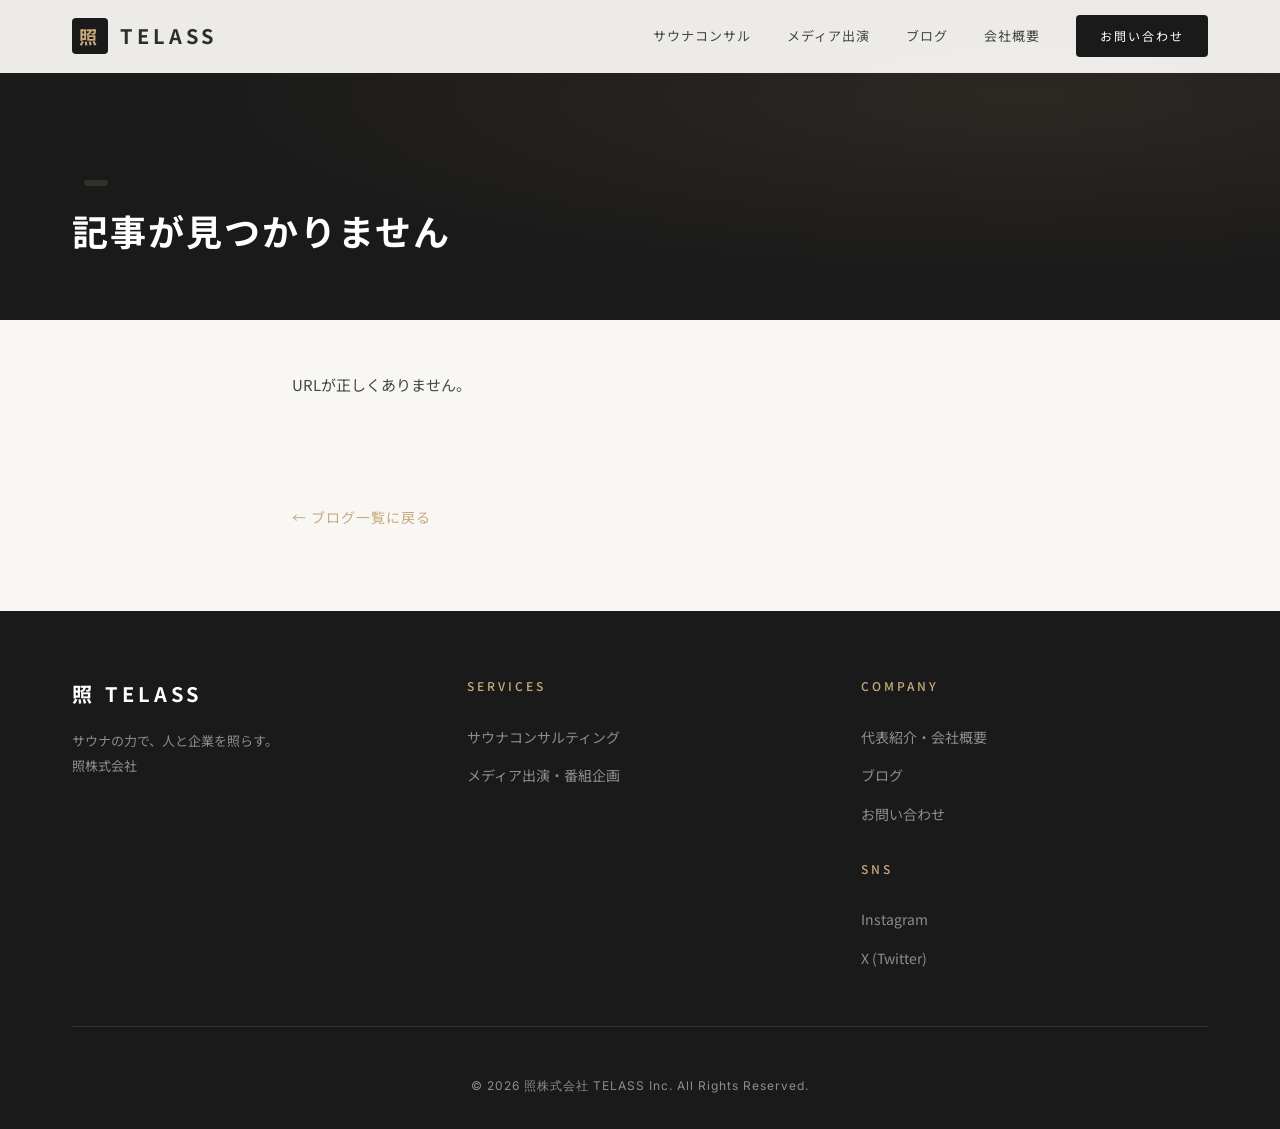
<file: blog/article.html>
<!DOCTYPE html>
<html lang="ja">
<head>
  <meta charset="UTF-8">
  <meta name="viewport" content="width=device-width, initial-scale=1.0">
  <title>ブログ | 照株式会社</title>
  <link rel="preconnect" href="https://fonts.googleapis.com">
  <link rel="preconnect" href="https://fonts.gstatic.com" crossorigin>
  <link href="https://fonts.googleapis.com/css2?family=Inter:wght@300;400;500;700&family=Noto+Sans+JP:wght@300;400;500;700&display=swap" rel="stylesheet">
  <link rel="stylesheet" href="../css/style.css">
  <style>
    .article-header {
      padding: 180px 0 60px;
      background: var(--black);
      color: var(--white);
      position: relative;
    }
    .article-header::after {
      content: '';
      position: absolute;
      inset: 0;
      background: radial-gradient(ellipse at 80% 30%, rgba(200, 168, 124, 0.1) 0%, transparent 60%);
    }
    .article-header .container { position: relative; z-index: 2; }
    .article-meta {
      display: flex;
      align-items: center;
      gap: 12px;
      margin-bottom: 16px;
    }
    .article-date {
      font-family: var(--font-en);
      font-size: 13px;
      color: rgba(255,255,255,0.5);
      letter-spacing: 1px;
    }
    .article-tag {
      font-size: 11px;
      letter-spacing: 1px;
      color: var(--gold);
      background: rgba(200, 168, 124, 0.15);
      padding: 3px 12px;
      border-radius: 3px;
      font-weight: 500;
    }
    .article-header h1 {
      font-size: clamp(24px, 3.5vw, 36px);
      font-weight: 700;
      letter-spacing: 2px;
      line-height: 1.6;
    }
    .article-hero-image {
      max-width: 760px;
      margin: 32px auto 0;
      padding: 0 32px;
      position: relative;
      overflow: hidden;
      box-sizing: border-box;
    }
    .article-hero-image img {
      width: 100%;
      max-width: 100%;
      height: auto;
      max-height: 480px;
      object-fit: cover;
      border-radius: 12px;
      box-shadow: 0 8px 32px rgba(0,0,0,0.12);
      display: block;
    }
    .article-body {
      max-width: 760px;
      margin: 0 auto;
      padding: 48px 32px 80px;
    }
    .article-body h2 {
      font-size: 22px;
      font-weight: 700;
      margin: 48px 0 16px;
      padding-bottom: 12px;
      border-bottom: 2px solid var(--gold);
      letter-spacing: 1px;
    }
    .article-body h3 {
      font-size: 18px;
      font-weight: 700;
      margin: 36px 0 12px;
      padding-left: 14px;
      border-left: 3px solid var(--gold);
    }
    .article-body p {
      font-size: 15px;
      line-height: 2.2;
      color: var(--text);
      margin-bottom: 20px;
    }
    .article-body img {
      width: 100%;
      max-width: 100%;
      height: auto;
      border-radius: 8px;
      margin: 24px 0;
      display: block;
      object-fit: cover;
    }
    .article-body {
      overflow: hidden;
    }
    .article-body figure {
      margin: 24px 0;
    }
    .article-body figcaption {
      text-align: center;
      font-size: 13px;
      color: var(--text-light);
      margin-top: 8px;
    }
    .article-body ul, .article-body ol {
      padding-left: 24px;
      margin-bottom: 20px;
    }
    .article-body li {
      font-size: 15px;
      line-height: 2;
      color: var(--text);
      margin-bottom: 4px;
      list-style: disc;
    }
    .article-body ol li { list-style: decimal; }
    .article-body blockquote {
      border-left: 3px solid var(--gold);
      padding: 16px 24px;
      background: rgba(200, 168, 124, 0.06);
      border-radius: 0 8px 8px 0;
      margin: 24px 0;
      font-size: 15px;
      color: var(--text);
      line-height: 2;
    }
    .article-body a {
      color: var(--gold);
      text-decoration: underline;
    }
    .article-body a:hover { color: var(--gold-dark); }
    .article-back {
      max-width: 760px;
      margin: 0 auto;
      padding: 0 32px 80px;
    }
    .article-back a {
      font-size: 14px;
      color: var(--gold);
      letter-spacing: 1px;
      transition: color var(--transition);
    }
    .article-back a:hover { color: var(--gold-dark); }
    .article-loading {
      max-width: 760px;
      margin: 0 auto;
      padding: 80px 32px;
      text-align: center;
      color: var(--text-light);
      font-size: 14px;
    }
    @media (max-width: 768px) {
      .article-header { padding: 140px 0 40px; }
      .article-body { padding: 32px 20px 60px; }
      .article-back { padding: 0 20px 60px; }
      .article-hero-image { padding: 0 20px; }
    }
  </style>
</head>
<body>

  <!-- Header -->
  <header class="header" id="header">
    <div class="container header-inner">
      <a href="../index.html" class="logo">
        <div class="logo-mark">照</div>
        TELASS
      </a>
      <nav class="nav">
        <a href="../sauna-consulting.html">サウナコンサル</a>
        <a href="../media.html">メディア出演</a>
        <a href="../blog.html">ブログ</a>
        <a href="../about.html">会社概要</a>
        <a href="../contact.html" class="nav-cta">お問い合わせ</a>
      </nav>
      <button class="hamburger" id="hamburger" aria-label="メニュー">
        <span></span><span></span><span></span>
      </button>
    </div>
  </header>

  <!-- Mobile Nav -->
  <nav class="mobile-nav" id="mobileNav">
    <a href="../sauna-consulting.html">サウナコンサルティング</a>
    <a href="../media.html">メディア出演・番組企画</a>
    <a href="../blog.html">ブログ</a>
    <a href="../about.html">代表紹介・会社概要</a>
    <a href="../contact.html">お問い合わせ</a>
  </nav>

  <!-- Article Header (populated by JS) -->
  <section class="article-header" id="article-header">
    <div class="container">
      <div class="article-meta">
        <span class="article-date" id="article-date"></span>
        <span class="article-tag" id="article-tag"></span>
      </div>
      <h1 id="article-title">読み込み中...</h1>
    </div>
  </section>

  <!-- Hero Image -->
  <div class="article-hero-image" id="article-hero-image" style="display:none;"></div>

  <!-- Article Body (populated by JS) -->
  <div class="article-body" id="article-body">
    <div class="article-loading">記事を読み込み中...</div>
  </div>

  <!-- Back to Blog -->
  <div class="article-back">
    <a href="../blog.html">← ブログ一覧に戻る</a>
  </div>

  <!-- Footer -->
  <footer class="footer">
    <div class="container">
      <div class="footer-inner">
        <div>
          <div class="footer-logo">照 TELASS</div>
          <p class="footer-desc">サウナの力で、人と企業を照らす。<br>照株式会社</p>
        </div>
        <div>
          <h4>SERVICES</h4>
          <div class="footer-links">
            <a href="../sauna-consulting.html">サウナコンサルティング</a>
            <a href="../media.html">メディア出演・番組企画</a>
          </div>
        </div>
        <div>
          <h4>COMPANY</h4>
          <div class="footer-links">
            <a href="../about.html">代表紹介・会社概要</a>
            <a href="../blog.html">ブログ</a>
            <a href="../contact.html">お問い合わせ</a>
          </div>
          <h4 style="margin-top: 24px;">SNS</h4>
          <div class="footer-links">
            <a href="https://www.instagram.com/daisaku.terashi" target="_blank" rel="noopener noreferrer">Instagram</a>
            <a href="https://x.com/Satsummer099" target="_blank" rel="noopener noreferrer">X (Twitter)</a>
          </div>
        </div>
      </div>
      <div class="footer-bottom">
        &copy; 2026 照株式会社 TELASS Inc. All Rights Reserved.
      </div>
    </div>
  </footer>

  <script src="../js/main.js"></script>
  <script>
    // ★ Sanity設定 — プロジェクトIDを入力
    const SANITY_PROJECT_ID = 'rpqbkqdq';
    const SANITY_DATASET = 'production';
    const SANITY_API_VERSION = '2024-01-01';

    const API_BASE = `https://${SANITY_PROJECT_ID}.api.sanity.io/v${SANITY_API_VERSION}/data/query/${SANITY_DATASET}`;

    function sanityImageUrl(ref, width) {
      if (!ref) return '';
      const [, id, dimensions, format] = ref.split('-');
      return `https://cdn.sanity.io/images/${SANITY_PROJECT_ID}/${SANITY_DATASET}/${id}-${dimensions}.${format}?w=${width || 800}&fit=crop&auto=format`;
    }

    function formatDate(dateStr) {
      const d = new Date(dateStr);
      return `${d.getFullYear()}.${String(d.getMonth()+1).padStart(2,'0')}.${String(d.getDate()).padStart(2,'0')}`;
    }

    // Portable Text → HTML変換
    function renderPortableText(blocks) {
      if (!blocks || !Array.isArray(blocks)) return '';

      return blocks.map(block => {
        // 画像ブロック
        if (block._type === 'image') {
          const url = sanityImageUrl(block.asset?._ref, 1200);
          const caption = block.caption || '';
          const alt = block.alt || '';
          if (caption) {
            return `<figure><img src="${url}" alt="${alt}"><figcaption>${caption}</figcaption></figure>`;
          }
          return `<img src="${url}" alt="${alt}">`;
        }

        // テキストブロック
        if (block._type !== 'block') return '';

        const style = block.style || 'normal';
        const children = (block.children || []).map(child => {
          let text = child.text || '';
          // HTMLエスケープ
          text = text.replace(/&/g, '&amp;').replace(/</g, '&lt;').replace(/>/g, '&gt;');

          // マーク（太字、斜体、リンク）
          if (child.marks && child.marks.length > 0) {
            child.marks.forEach(markKey => {
              if (markKey === 'strong') {
                text = `<strong>${text}</strong>`;
              } else if (markKey === 'em') {
                text = `<em>${text}</em>`;
              } else {
                // アノテーション（リンクなど）
                const annotation = (block.markDefs || []).find(m => m._key === markKey);
                if (annotation && annotation._type === 'link') {
                  text = `<a href="${annotation.href}" target="_blank" rel="noopener noreferrer">${text}</a>`;
                }
              }
            });
          }
          return text;
        }).join('');

        // リストアイテム
        if (block.listItem === 'bullet') {
          return `<li>${children}</li>`;
        }
        if (block.listItem === 'number') {
          return `<li>${children}</li>`;
        }

        // スタイル別タグ
        switch (style) {
          case 'h2': return `<h2>${children}</h2>`;
          case 'h3': return `<h3>${children}</h3>`;
          case 'blockquote': return `<blockquote>${children}</blockquote>`;
          default: return `<p>${children}</p>`;
        }
      }).join('\n')
        // リストアイテムをul/olで囲む（簡易処理）
        .replace(/((?:<li>.*?<\/li>\s*)+)/g, (match) => {
          return `<ul>${match}</ul>`;
        });
    }

    // 記事を取得して表示
    async function loadArticle() {
      const params = new URLSearchParams(window.location.search);
      const slug = params.get('slug');

      if (!slug) {
        document.getElementById('article-title').textContent = '記事が見つかりません';
        document.getElementById('article-body').innerHTML = '<p>URLが正しくありません。</p>';
        return;
      }

      const query = encodeURIComponent(`
        *[_type == "blogPost" && slug.current == "${slug}"][0] {
          title,
          publishedAt,
          "categoryTitle": category->title,
          "imageRef": mainImage.asset._ref,
          "imageAlt": mainImage.alt,
          body[] {
            ...,
            _type == "image" => {
              ...,
              "asset": asset
            }
          }
        }
      `);

      try {
        const res = await fetch(`${API_BASE}?query=${query}`);
        const data = await res.json();
        const post = data.result;

        if (!post) {
          document.getElementById('article-title').textContent = '記事が見つかりません';
          document.getElementById('article-body').innerHTML = '<p>お探しの記事は存在しないか、削除された可能性があります。</p>';
          return;
        }

        // ページタイトル更新
        document.title = `${post.title} | 照株式会社ブログ`;

        // ヘッダー情報
        document.getElementById('article-title').textContent = post.title;
        if (post.publishedAt) {
          document.getElementById('article-date').textContent = formatDate(post.publishedAt);
        }
        if (post.categoryTitle) {
          document.getElementById('article-tag').textContent = post.categoryTitle;
        } else {
          document.getElementById('article-tag').style.display = 'none';
        }

        // メイン画像
        if (post.imageRef) {
          const heroDiv = document.getElementById('article-hero-image');
          heroDiv.style.display = 'block';
          heroDiv.innerHTML = `<img src="${sanityImageUrl(post.imageRef, 1200)}" alt="${post.imageAlt || post.title}">`;
        }

        // 本文
        document.getElementById('article-body').innerHTML = renderPortableText(post.body);

      } catch (err) {
        console.error('Article fetch error:', err);
        document.getElementById('article-body').innerHTML = '<p>記事の読み込みに失敗しました。</p>';
      }
    }

    loadArticle();
  </script>
</body>
</html>
</file>
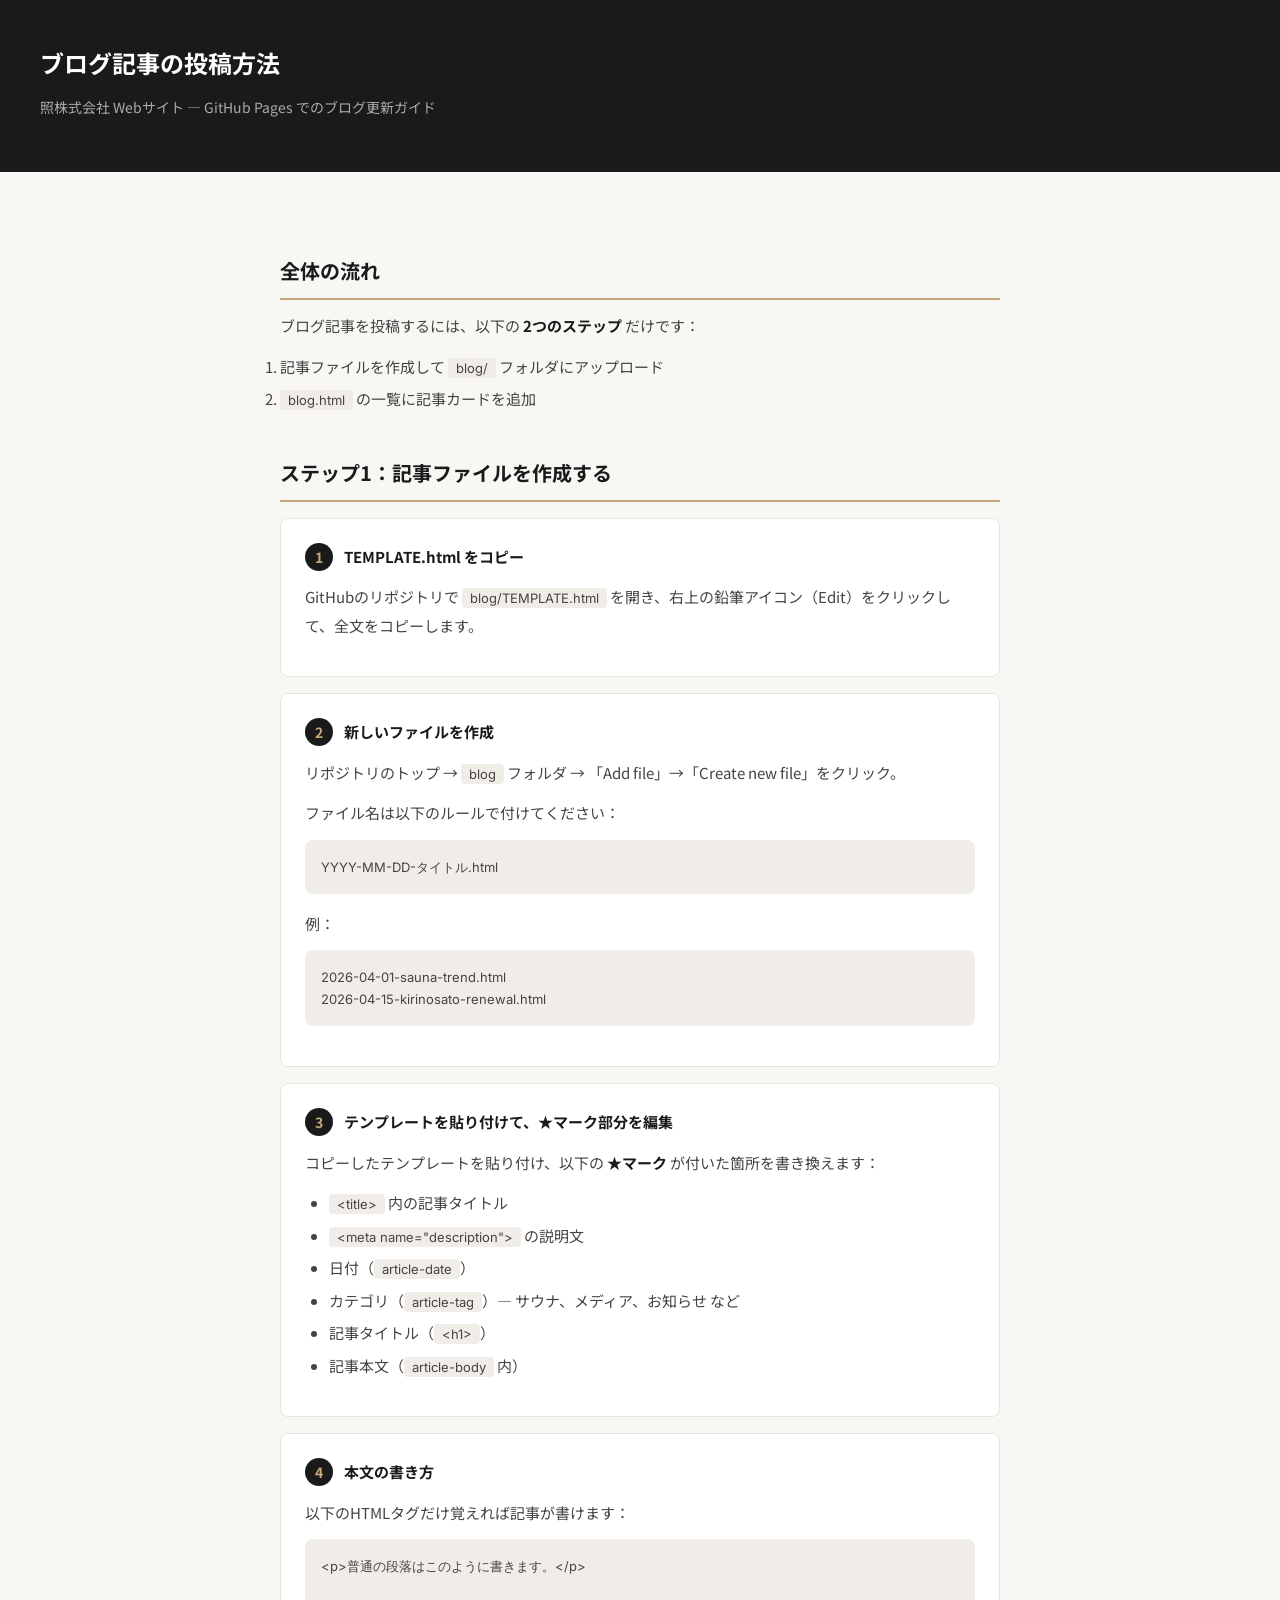
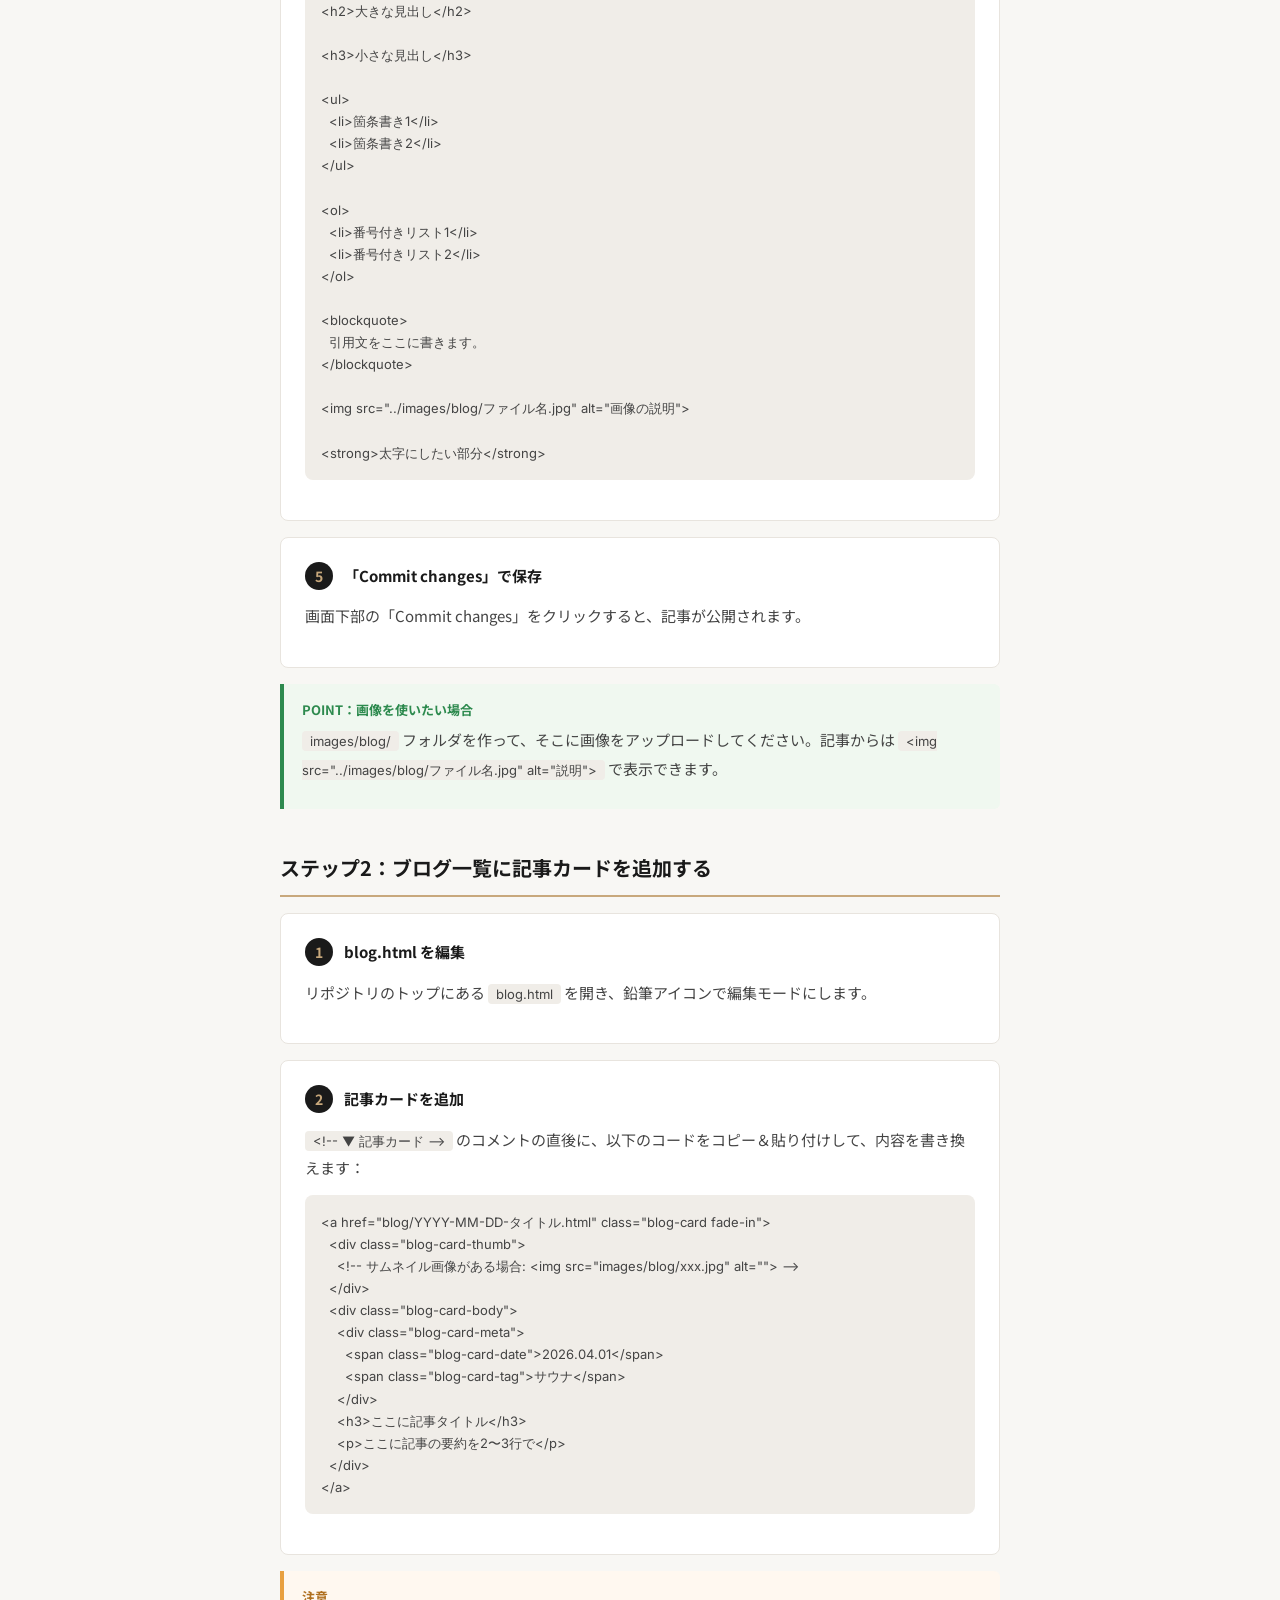
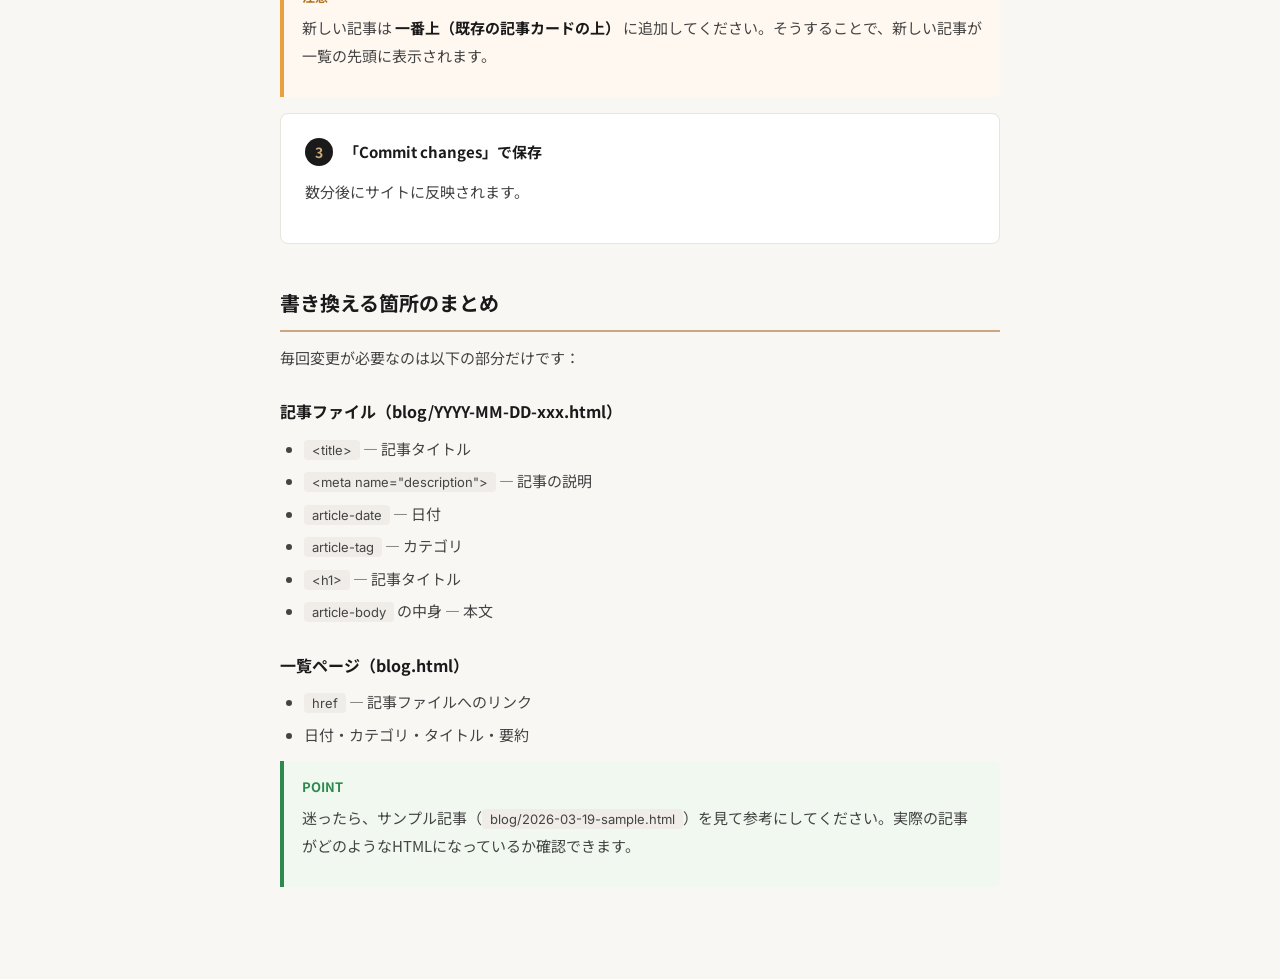
<file: blog/README-ブログ投稿ガイド.html>
<!DOCTYPE html>
<html lang="ja">
<head>
<meta charset="UTF-8">
<meta name="viewport" content="width=device-width, initial-scale=1.0">
<title>ブログ記事の投稿方法</title>
<style>
  @import url('https://fonts.googleapis.com/css2?family=Noto+Sans+JP:wght@400;700&family=Inter:wght@400;600&display=swap');
  * { margin: 0; padding: 0; box-sizing: border-box; }
  body { font-family: 'Noto Sans JP', sans-serif; color: #444; background: #f8f7f4; line-height: 1.9; }
  .header { background: #1a1a1a; color: #fff; padding: 40px; }
  .header h1 { font-size: 24px; margin-bottom: 8px; }
  .header p { color: #aaa; font-size: 14px; }
  .main { max-width: 760px; margin: 0 auto; padding: 40px 20px 80px; }
  h2 { font-size: 20px; color: #1a1a1a; margin: 40px 0 12px; padding-bottom: 8px; border-bottom: 2px solid #c8a87c; }
  h3 { font-size: 16px; color: #1a1a1a; margin: 24px 0 8px; }
  p { margin-bottom: 12px; font-size: 15px; }
  .step { background: #fff; border: 1px solid #e8e4de; border-radius: 8px; padding: 24px; margin: 16px 0; }
  .step-num { display: inline-block; background: #1a1a1a; color: #c8a87c; width: 28px; height: 28px; border-radius: 50%; text-align: center; line-height: 28px; font-weight: 700; font-size: 14px; margin-right: 8px; }
  code { background: #f0ede8; padding: 2px 8px; border-radius: 4px; font-size: 13px; font-family: 'Inter', monospace; }
  pre { background: #f0ede8; padding: 16px; border-radius: 8px; overflow-x: auto; font-size: 13px; line-height: 1.7; margin: 12px 0 16px; font-family: 'Inter', monospace; }
  .tip { background: #f0f8f0; border-left: 4px solid #2d8a4e; padding: 14px 18px; border-radius: 0 6px 6px 0; margin: 12px 0; }
  .tip-title { color: #2d8a4e; font-weight: 700; font-size: 13px; margin-bottom: 4px; }
  .warn { background: #fff8f0; border-left: 4px solid #e8a040; padding: 14px 18px; border-radius: 0 6px 6px 0; margin: 12px 0; }
  .warn-title { color: #b07020; font-weight: 700; font-size: 13px; margin-bottom: 4px; }
  ul { padding-left: 24px; margin-bottom: 12px; }
  li { margin-bottom: 4px; font-size: 15px; }
  strong { color: #1a1a1a; }
</style>
</head>
<body>

<div class="header">
  <h1>ブログ記事の投稿方法</h1>
  <p>照株式会社 Webサイト — GitHub Pages でのブログ更新ガイド</p>
</div>

<div class="main">

<h2>全体の流れ</h2>
<p>ブログ記事を投稿するには、以下の <strong>2つのステップ</strong> だけです：</p>
<ol>
  <li>記事ファイルを作成して <code>blog/</code> フォルダにアップロード</li>
  <li><code>blog.html</code> の一覧に記事カードを追加</li>
</ol>

<h2>ステップ1：記事ファイルを作成する</h2>

<div class="step">
  <p><span class="step-num">1</span> <strong>TEMPLATE.html をコピー</strong></p>
  <p>GitHubのリポジトリで <code>blog/TEMPLATE.html</code> を開き、右上の鉛筆アイコン（Edit）をクリックして、全文をコピーします。</p>
</div>

<div class="step">
  <p><span class="step-num">2</span> <strong>新しいファイルを作成</strong></p>
  <p>リポジトリのトップ → <code>blog</code> フォルダ → 「Add file」→「Create new file」をクリック。</p>
  <p>ファイル名は以下のルールで付けてください：</p>
  <pre>YYYY-MM-DD-タイトル.html</pre>
  <p>例：</p>
  <pre>2026-04-01-sauna-trend.html
2026-04-15-kirinosato-renewal.html</pre>
</div>

<div class="step">
  <p><span class="step-num">3</span> <strong>テンプレートを貼り付けて、★マーク部分を編集</strong></p>
  <p>コピーしたテンプレートを貼り付け、以下の <strong>★マーク</strong> が付いた箇所を書き換えます：</p>
  <ul>
    <li><code>&lt;title&gt;</code> 内の記事タイトル</li>
    <li><code>&lt;meta name="description"&gt;</code> の説明文</li>
    <li>日付（<code>article-date</code>）</li>
    <li>カテゴリ（<code>article-tag</code>）— サウナ、メディア、お知らせ など</li>
    <li>記事タイトル（<code>&lt;h1&gt;</code>）</li>
    <li>記事本文（<code>article-body</code> 内）</li>
  </ul>
</div>

<div class="step">
  <p><span class="step-num">4</span> <strong>本文の書き方</strong></p>
  <p>以下のHTMLタグだけ覚えれば記事が書けます：</p>

<pre>&lt;p&gt;普通の段落はこのように書きます。&lt;/p&gt;

&lt;h2&gt;大きな見出し&lt;/h2&gt;

&lt;h3&gt;小さな見出し&lt;/h3&gt;

&lt;ul&gt;
  &lt;li&gt;箇条書き1&lt;/li&gt;
  &lt;li&gt;箇条書き2&lt;/li&gt;
&lt;/ul&gt;

&lt;ol&gt;
  &lt;li&gt;番号付きリスト1&lt;/li&gt;
  &lt;li&gt;番号付きリスト2&lt;/li&gt;
&lt;/ol&gt;

&lt;blockquote&gt;
  引用文をここに書きます。
&lt;/blockquote&gt;

&lt;img src="../images/blog/ファイル名.jpg" alt="画像の説明"&gt;

&lt;strong&gt;太字にしたい部分&lt;/strong&gt;</pre>
</div>

<div class="step">
  <p><span class="step-num">5</span> <strong>「Commit changes」で保存</strong></p>
  <p>画面下部の「Commit changes」をクリックすると、記事が公開されます。</p>
</div>

<div class="tip">
  <div class="tip-title">POINT：画像を使いたい場合</div>
  <p><code>images/blog/</code> フォルダを作って、そこに画像をアップロードしてください。記事からは <code>&lt;img src="../images/blog/ファイル名.jpg" alt="説明"&gt;</code> で表示できます。</p>
</div>

<h2>ステップ2：ブログ一覧に記事カードを追加する</h2>

<div class="step">
  <p><span class="step-num">1</span> <strong>blog.html を編集</strong></p>
  <p>リポジトリのトップにある <code>blog.html</code> を開き、鉛筆アイコンで編集モードにします。</p>
</div>

<div class="step">
  <p><span class="step-num">2</span> <strong>記事カードを追加</strong></p>
  <p><code>&lt;!-- ▼ 記事カード --&gt;</code> のコメントの直後に、以下のコードをコピー＆貼り付けして、内容を書き換えます：</p>

<pre>&lt;a href="blog/YYYY-MM-DD-タイトル.html" class="blog-card fade-in"&gt;
  &lt;div class="blog-card-thumb"&gt;
    &lt;!-- サムネイル画像がある場合: &lt;img src="images/blog/xxx.jpg" alt=""&gt; --&gt;
  &lt;/div&gt;
  &lt;div class="blog-card-body"&gt;
    &lt;div class="blog-card-meta"&gt;
      &lt;span class="blog-card-date"&gt;2026.04.01&lt;/span&gt;
      &lt;span class="blog-card-tag"&gt;サウナ&lt;/span&gt;
    &lt;/div&gt;
    &lt;h3&gt;ここに記事タイトル&lt;/h3&gt;
    &lt;p&gt;ここに記事の要約を2〜3行で&lt;/p&gt;
  &lt;/div&gt;
&lt;/a&gt;</pre>
</div>

<div class="warn">
  <div class="warn-title">注意</div>
  <p>新しい記事は <strong>一番上（既存の記事カードの上）</strong> に追加してください。そうすることで、新しい記事が一覧の先頭に表示されます。</p>
</div>

<div class="step">
  <p><span class="step-num">3</span> <strong>「Commit changes」で保存</strong></p>
  <p>数分後にサイトに反映されます。</p>
</div>

<h2>書き換える箇所のまとめ</h2>

<p>毎回変更が必要なのは以下の部分だけです：</p>

<h3>記事ファイル（blog/YYYY-MM-DD-xxx.html）</h3>
<ul>
  <li><code>&lt;title&gt;</code> — 記事タイトル</li>
  <li><code>&lt;meta name="description"&gt;</code> — 記事の説明</li>
  <li><code>article-date</code> — 日付</li>
  <li><code>article-tag</code> — カテゴリ</li>
  <li><code>&lt;h1&gt;</code> — 記事タイトル</li>
  <li><code>article-body</code> の中身 — 本文</li>
</ul>

<h3>一覧ページ（blog.html）</h3>
<ul>
  <li><code>href</code> — 記事ファイルへのリンク</li>
  <li>日付・カテゴリ・タイトル・要約</li>
</ul>

<div class="tip">
  <div class="tip-title">POINT</div>
  <p>迷ったら、サンプル記事（<code>blog/2026-03-19-sample.html</code>）を見て参考にしてください。実際の記事がどのようなHTMLになっているか確認できます。</p>
</div>

</div>
</body>
</html>
</file>
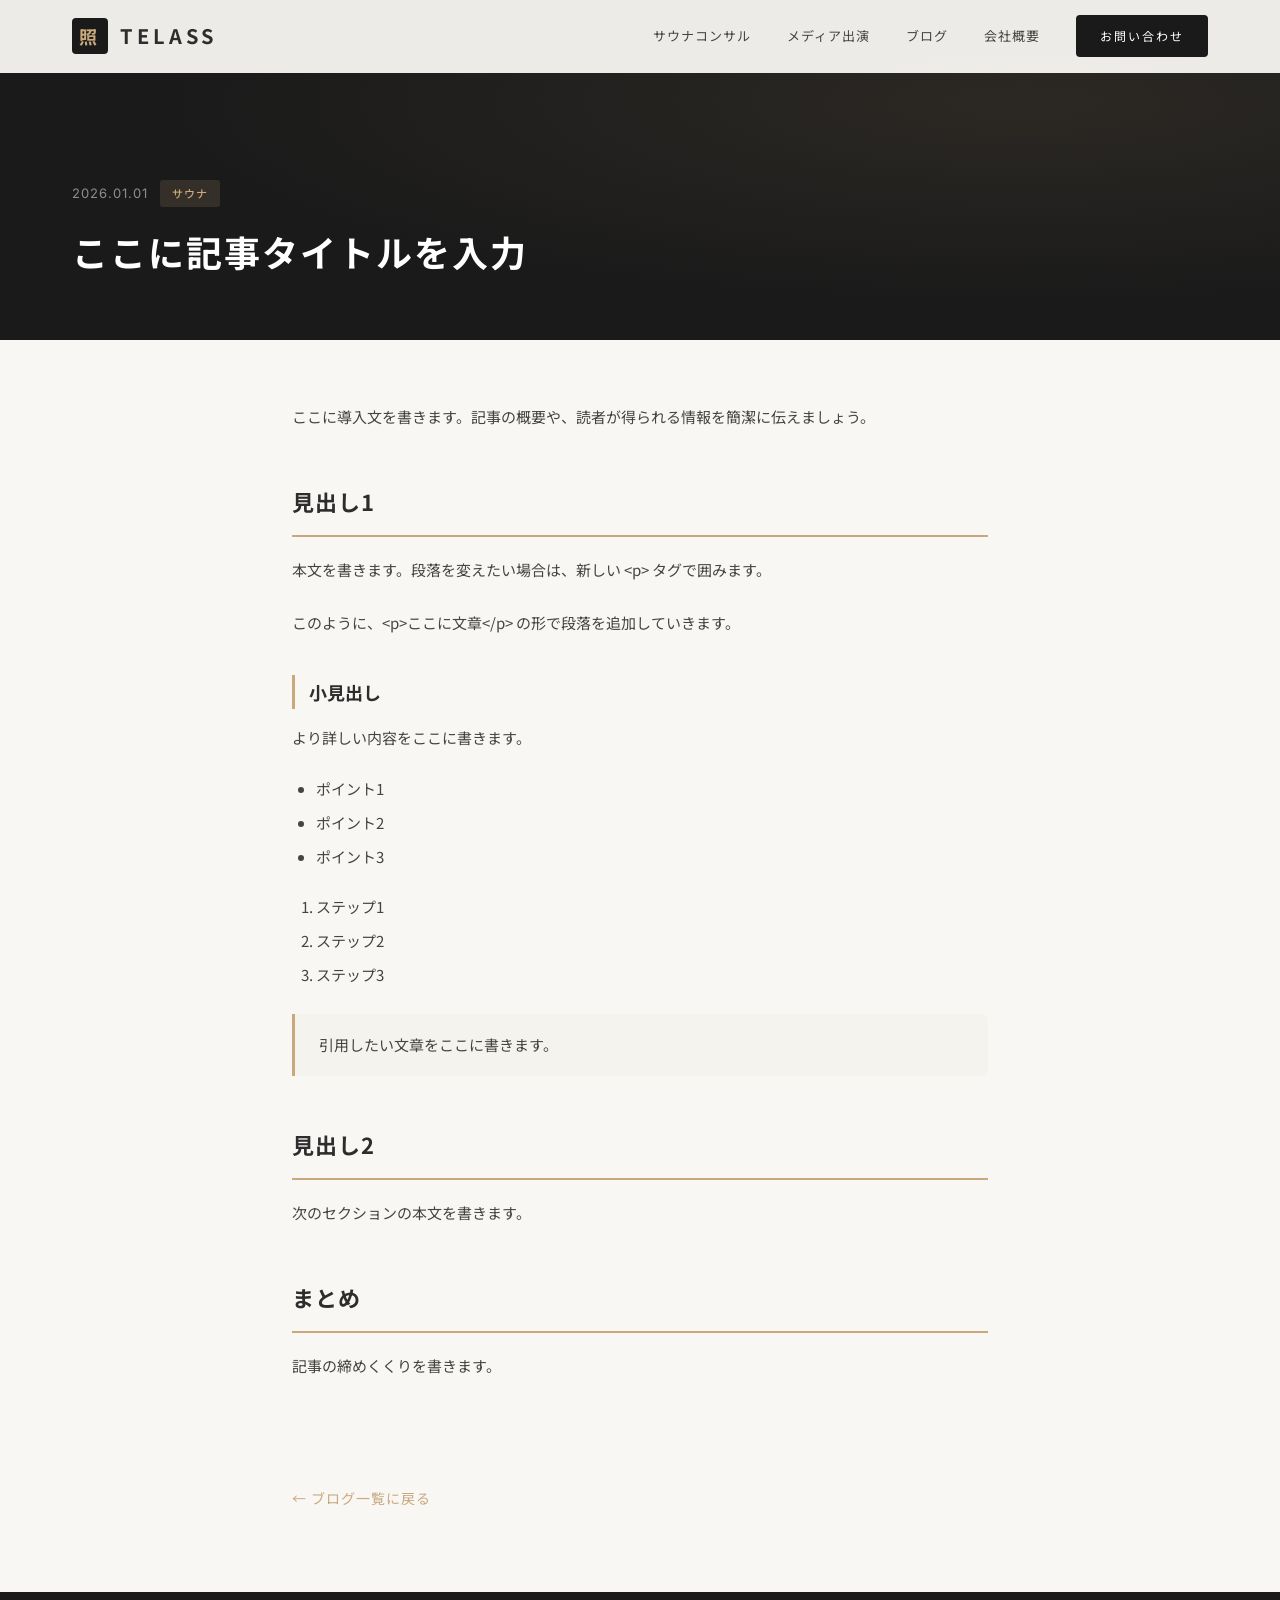
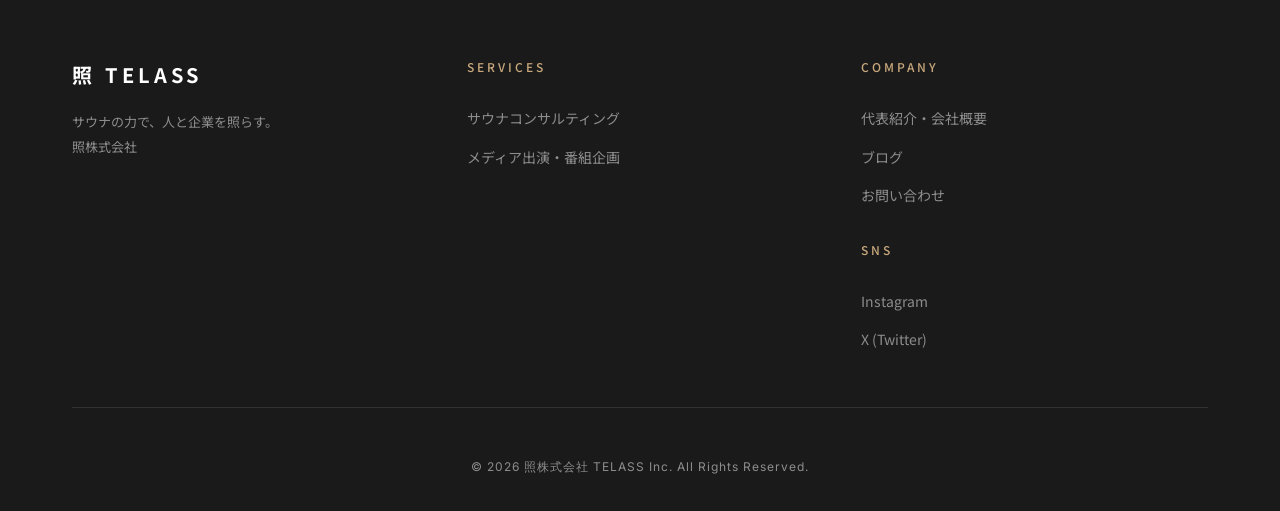
<file: blog/TEMPLATE.html>
<!DOCTYPE html>
<html lang="ja">
<head>
  <meta charset="UTF-8">
  <meta name="viewport" content="width=device-width, initial-scale=1.0">

  <!-- ★ ここを変更：記事タイトル -->
  <title>【ここに記事タイトル】 | 照株式会社ブログ</title>
  <meta name="description" content="【ここに記事の説明文を120文字程度で】">

  <link rel="preconnect" href="https://fonts.googleapis.com">
  <link rel="preconnect" href="https://fonts.gstatic.com" crossorigin>
  <link href="https://fonts.googleapis.com/css2?family=Inter:wght@300;400;500;700&family=Noto+Sans+JP:wght@300;400;500;700&display=swap" rel="stylesheet">
  <link rel="stylesheet" href="../css/style.css">
  <style>
    .article-header {
      padding: 180px 0 60px;
      background: var(--black);
      color: var(--white);
      position: relative;
    }
    .article-header::after {
      content: '';
      position: absolute;
      inset: 0;
      background: radial-gradient(ellipse at 80% 30%, rgba(200, 168, 124, 0.1) 0%, transparent 60%);
    }
    .article-header .container { position: relative; z-index: 2; }
    .article-meta {
      display: flex;
      align-items: center;
      gap: 12px;
      margin-bottom: 16px;
    }
    .article-date {
      font-family: var(--font-en);
      font-size: 13px;
      color: rgba(255,255,255,0.5);
      letter-spacing: 1px;
    }
    .article-tag {
      font-size: 11px;
      letter-spacing: 1px;
      color: var(--gold);
      background: rgba(200, 168, 124, 0.15);
      padding: 3px 12px;
      border-radius: 3px;
      font-weight: 500;
    }
    .article-header h1 {
      font-size: clamp(24px, 3.5vw, 36px);
      font-weight: 700;
      letter-spacing: 2px;
      line-height: 1.6;
    }
    .article-body {
      max-width: 760px;
      margin: 0 auto;
      padding: 60px 32px 80px;
    }
    .article-body h2 {
      font-size: 22px;
      font-weight: 700;
      margin: 48px 0 16px;
      padding-bottom: 12px;
      border-bottom: 2px solid var(--gold);
      letter-spacing: 1px;
    }
    .article-body h3 {
      font-size: 18px;
      font-weight: 700;
      margin: 36px 0 12px;
      padding-left: 14px;
      border-left: 3px solid var(--gold);
    }
    .article-body p {
      font-size: 15px;
      line-height: 2.2;
      color: var(--text);
      margin-bottom: 20px;
    }
    .article-body img {
      width: 100%;
      border-radius: 8px;
      margin: 24px 0;
    }
    .article-body ul, .article-body ol {
      padding-left: 24px;
      margin-bottom: 20px;
    }
    .article-body li {
      font-size: 15px;
      line-height: 2;
      color: var(--text);
      margin-bottom: 4px;
      list-style: disc;
    }
    .article-body ol li {
      list-style: decimal;
    }
    .article-body blockquote {
      border-left: 3px solid var(--gold);
      padding: 16px 24px;
      background: rgba(200, 168, 124, 0.06);
      border-radius: 0 8px 8px 0;
      margin: 24px 0;
      font-size: 15px;
      color: var(--text);
      line-height: 2;
    }
    .article-back {
      max-width: 760px;
      margin: 0 auto;
      padding: 0 32px 80px;
    }
    .article-back a {
      font-size: 14px;
      color: var(--gold);
      letter-spacing: 1px;
      transition: color var(--transition);
    }
    .article-back a:hover {
      color: var(--gold-dark);
    }
    @media (max-width: 768px) {
      .article-header { padding: 140px 0 40px; }
      .article-body { padding: 40px 20px 60px; }
      .article-back { padding: 0 20px 60px; }
    }
  </style>
</head>
<body>

  <!-- Header -->
  <header class="header" id="header">
    <div class="container header-inner">
      <a href="../index.html" class="logo">
        <div class="logo-mark">照</div>
        TELASS
      </a>
      <nav class="nav">
        <a href="../sauna-consulting.html">サウナコンサル</a>
        <a href="../media.html">メディア出演</a>
        <a href="../blog.html">ブログ</a>
        <a href="../about.html">会社概要</a>
        <a href="../contact.html" class="nav-cta">お問い合わせ</a>
      </nav>
      <button class="hamburger" id="hamburger" aria-label="メニュー">
        <span></span><span></span><span></span>
      </button>
    </div>
  </header>

  <!-- Mobile Nav -->
  <nav class="mobile-nav" id="mobileNav">
    <a href="../sauna-consulting.html">サウナコンサルティング</a>
    <a href="../media.html">メディア出演・番組企画</a>
    <a href="../blog.html">ブログ</a>
    <a href="../about.html">代表紹介・会社概要</a>
    <a href="../contact.html">お問い合わせ</a>
  </nav>

  <!-- Article Header -->
  <section class="article-header">
    <div class="container">
      <div class="article-meta">
        <!-- ★ ここを変更：日付とカテゴリ -->
        <span class="article-date">2026.01.01</span>
        <span class="article-tag">サウナ</span>
      </div>
      <!-- ★ ここを変更：記事タイトル -->
      <h1>ここに記事タイトルを入力</h1>
    </div>
  </section>

  <!-- Article Body -->
  <div class="article-body">

    <!-- ★ ここから記事本文を書く ★ -->

    <p>ここに導入文を書きます。記事の概要や、読者が得られる情報を簡潔に伝えましょう。</p>

    <!-- 画像を入れたい場合 -->
    <!-- <img src="../images/blog/ファイル名.jpg" alt="画像の説明"> -->

    <h2>見出し1</h2>

    <p>本文を書きます。段落を変えたい場合は、新しい &lt;p&gt; タグで囲みます。</p>

    <p>このように、&lt;p&gt;ここに文章&lt;/p&gt; の形で段落を追加していきます。</p>

    <h3>小見出し</h3>

    <p>より詳しい内容をここに書きます。</p>

    <!-- 箇条書き -->
    <ul>
      <li>ポイント1</li>
      <li>ポイント2</li>
      <li>ポイント3</li>
    </ul>

    <!-- 番号付きリスト -->
    <ol>
      <li>ステップ1</li>
      <li>ステップ2</li>
      <li>ステップ3</li>
    </ol>

    <!-- 引用 -->
    <blockquote>
      引用したい文章をここに書きます。
    </blockquote>

    <h2>見出し2</h2>

    <p>次のセクションの本文を書きます。</p>

    <h2>まとめ</h2>

    <p>記事の締めくくりを書きます。</p>

    <!-- ★ 記事本文ここまで ★ -->

  </div>

  <!-- Back to Blog -->
  <div class="article-back">
    <a href="../blog.html">← ブログ一覧に戻る</a>
  </div>

  <!-- Footer -->
  <footer class="footer">
    <div class="container">
      <div class="footer-inner">
        <div>
          <div class="footer-logo">照 TELASS</div>
          <p class="footer-desc">サウナの力で、人と企業を照らす。<br>照株式会社</p>
        </div>
        <div>
          <h4>SERVICES</h4>
          <div class="footer-links">
            <a href="../sauna-consulting.html">サウナコンサルティング</a>
            <a href="../media.html">メディア出演・番組企画</a>
          </div>
        </div>
        <div>
          <h4>COMPANY</h4>
          <div class="footer-links">
            <a href="../about.html">代表紹介・会社概要</a>
            <a href="../blog.html">ブログ</a>
            <a href="../contact.html">お問い合わせ</a>
          </div>
          <h4 style="margin-top: 24px;">SNS</h4>
          <div class="footer-links">
            <a href="https://www.instagram.com/daisaku.terashi" target="_blank" rel="noopener noreferrer">Instagram</a>
            <a href="https://x.com/Satsummer099" target="_blank" rel="noopener noreferrer">X (Twitter)</a>
          </div>
        </div>
      </div>
      <div class="footer-bottom">
        &copy; 2026 照株式会社 TELASS Inc. All Rights Reserved.
      </div>
    </div>
  </footer>

  <script src="../js/main.js"></script>
</body>
</html>
</file>
<file: css/style.css>
/* ============================================
   照株式会社 - TELASS Inc.
   Design: Modern Minimal / Warm Gold × Black × Off-White
   ============================================ */

/* --- Reset & Base --- */
*, *::before, *::after { margin: 0; padding: 0; box-sizing: border-box; }

:root {
  --black: #1a1a1a;
  --dark: #2d2d2d;
  --text: #444;
  --text-light: #777;
  --gold: #c8a87c;
  --gold-light: #e0cdb3;
  --gold-dark: #a88a5c;
  --off-white: #f8f7f4;
  --white: #ffffff;
  --border: #e8e4de;
  --font-ja: 'Noto Sans JP', 'Hiragino Sans', 'Hiragino Kaku Gothic ProN', sans-serif;
  --font-en: 'Inter', 'Helvetica Neue', sans-serif;
  --max-width: 1200px;
  --section-padding: 120px 0;
  --transition: 0.3s cubic-bezier(0.4, 0, 0.2, 1);
}

html { scroll-behavior: smooth; font-size: 16px; }

body {
  font-family: var(--font-ja);
  color: var(--dark);
  background: var(--off-white);
  line-height: 1.9;
  -webkit-font-smoothing: antialiased;
}

a { color: inherit; text-decoration: none; transition: color var(--transition); }
img { max-width: 100%; height: auto; display: block; }
ul { list-style: none; }

.container {
  max-width: var(--max-width);
  margin: 0 auto;
  padding: 0 32px;
}

/* --- Typography --- */
.section-label {
  font-family: var(--font-en);
  font-size: 12px;
  letter-spacing: 4px;
  text-transform: uppercase;
  color: var(--gold);
  margin-bottom: 12px;
  font-weight: 500;
}

.section-title {
  font-size: 28px;
  font-weight: 700;
  letter-spacing: 2px;
  margin-bottom: 20px;
  line-height: 1.5;
}

.section-desc {
  font-size: 15px;
  color: var(--text);
  max-width: 640px;
  line-height: 2;
}

/* --- Header / Navigation --- */
.header {
  position: fixed;
  top: 0;
  left: 0;
  right: 0;
  z-index: 1000;
  background: rgba(248, 247, 244, 0.95);
  backdrop-filter: blur(12px);
  -webkit-backdrop-filter: blur(12px);
  border-bottom: 1px solid transparent;
  transition: border-color var(--transition), background var(--transition);
}

.header.scrolled {
  border-bottom-color: var(--border);
}

.header-inner {
  display: flex;
  align-items: center;
  justify-content: space-between;
  height: 72px;
}

.logo {
  display: flex;
  align-items: center;
  gap: 12px;
  font-weight: 700;
  font-size: 20px;
  letter-spacing: 4px;
}

.logo-mark {
  width: 36px;
  height: 36px;
  background: var(--black);
  border-radius: 4px;
  display: flex;
  align-items: center;
  justify-content: center;
  color: var(--gold);
  font-size: 18px;
  font-weight: 700;
}

.nav { display: flex; align-items: center; gap: 36px; }

.nav a {
  font-size: 13px;
  letter-spacing: 1px;
  color: var(--text);
  position: relative;
  padding: 4px 0;
}

.nav a::after {
  content: '';
  position: absolute;
  bottom: 0;
  left: 0;
  width: 0;
  height: 1px;
  background: var(--gold);
  transition: width var(--transition);
}

.nav a:hover { color: var(--black); }
.nav a:hover::after { width: 100%; }

.nav-cta {
  background: var(--black) !important;
  color: var(--white) !important;
  padding: 10px 24px !important;
  border-radius: 4px;
  font-size: 12px !important;
  letter-spacing: 2px !important;
  transition: background var(--transition) !important;
}

.nav-cta::after { display: none !important; }
.nav-cta:hover { background: var(--gold-dark) !important; }

/* Hamburger */
.hamburger {
  display: none;
  flex-direction: column;
  gap: 5px;
  cursor: pointer;
  padding: 8px;
  background: none;
  border: none;
}

.hamburger span {
  width: 24px;
  height: 2px;
  background: var(--black);
  transition: var(--transition);
}

.hamburger.active span:nth-child(1) { transform: rotate(45deg) translate(5px, 5px); }
.hamburger.active span:nth-child(2) { opacity: 0; }
.hamburger.active span:nth-child(3) { transform: rotate(-45deg) translate(5px, -5px); }

/* Mobile nav */
.mobile-nav {
  display: none;
  position: fixed;
  top: 72px;
  left: 0;
  right: 0;
  bottom: 0;
  background: var(--off-white);
  padding: 40px 32px;
  z-index: 999;
}

.mobile-nav.active { display: flex; flex-direction: column; gap: 0; }

.mobile-nav a {
  font-size: 16px;
  padding: 16px 0;
  border-bottom: 1px solid var(--border);
  display: block;
}

/* --- Hero --- */
.hero {
  min-height: 100vh;
  display: flex;
  align-items: center;
  position: relative;
  overflow: hidden;
  background: var(--black);
  color: var(--white);
}

.hero-bg {
  position: absolute;
  inset: 0;
  background: linear-gradient(135deg, #1a1a1a 0%, #2d2826 50%, #1a1a1a 100%);
  opacity: 1;
}

.hero-bg::after {
  content: '';
  position: absolute;
  inset: 0;
  background: radial-gradient(ellipse at 70% 50%, rgba(200, 168, 124, 0.15) 0%, transparent 60%);
}

.hero-content {
  position: relative;
  z-index: 2;
  padding-top: 72px;
}

.hero-label {
  font-family: var(--font-en);
  font-size: 12px;
  letter-spacing: 6px;
  text-transform: uppercase;
  color: var(--gold);
  margin-bottom: 24px;
  opacity: 0;
  animation: fadeUp 0.8s 0.3s forwards;
}

.hero h1 {
  font-size: clamp(32px, 5vw, 56px);
  font-weight: 700;
  letter-spacing: 4px;
  line-height: 1.5;
  margin-bottom: 28px;
  opacity: 0;
  animation: fadeUp 0.8s 0.5s forwards;
}

.hero h1 span {
  color: var(--gold);
}

.hero-desc {
  font-size: 16px;
  color: rgba(255,255,255,0.7);
  line-height: 2;
  max-width: 520px;
  margin-bottom: 48px;
  opacity: 0;
  animation: fadeUp 0.8s 0.7s forwards;
}

.hero-actions {
  display: flex;
  gap: 16px;
  opacity: 0;
  animation: fadeUp 0.8s 0.9s forwards;
}

.hero-scroll {
  position: absolute;
  bottom: 40px;
  left: 50%;
  transform: translateX(-50%);
  text-align: center;
  opacity: 0;
  animation: fadeUp 0.8s 1.2s forwards;
}

.hero-scroll span {
  font-family: var(--font-en);
  font-size: 10px;
  letter-spacing: 3px;
  color: rgba(255,255,255,0.4);
}

.hero-scroll .scroll-line {
  width: 1px;
  height: 48px;
  background: rgba(255,255,255,0.2);
  margin: 12px auto 0;
  position: relative;
  overflow: hidden;
}

.hero-scroll .scroll-line::after {
  content: '';
  position: absolute;
  top: -100%;
  left: 0;
  width: 100%;
  height: 100%;
  background: var(--gold);
  animation: scrollDown 2s infinite;
}

/* --- Buttons --- */
.btn {
  display: inline-block;
  padding: 16px 40px;
  font-size: 13px;
  letter-spacing: 2px;
  border-radius: 4px;
  transition: all var(--transition);
  cursor: pointer;
  border: none;
  font-family: var(--font-ja);
}

.btn-primary {
  background: var(--gold);
  color: var(--white);
}
.btn-primary:hover { background: var(--gold-dark); }

.btn-outline {
  background: transparent;
  border: 1px solid rgba(255,255,255,0.3);
  color: var(--white);
}
.btn-outline:hover { border-color: var(--gold); color: var(--gold); }

.btn-dark {
  background: var(--black);
  color: var(--white);
}
.btn-dark:hover { background: #333; }

/* --- Section --- */
.section { padding: var(--section-padding); }
.section-light { background: var(--white); }
.section-dark { background: var(--black); color: var(--white); }

.section-header {
  text-align: center;
  margin-bottom: 64px;
}

.section-header .section-desc {
  margin: 0 auto;
}

/* --- Services Cards (Top Page) --- */
.services-grid {
  display: grid;
  grid-template-columns: repeat(3, 1fr);
  gap: 28px;
}

.service-card {
  background: var(--white);
  border: 1px solid var(--border);
  border-radius: 12px;
  padding: 40px 32px;
  transition: all var(--transition);
  display: flex;
  flex-direction: column;
}

.service-card:hover {
  transform: translateY(-4px);
  box-shadow: 0 12px 40px rgba(0,0,0,0.06);
  border-color: var(--gold-light);
}

.service-card .card-num {
  font-family: var(--font-en);
  font-size: 48px;
  font-weight: 700;
  color: var(--border);
  line-height: 1;
  margin-bottom: 20px;
}

.service-card h3 {
  font-size: 18px;
  font-weight: 700;
  margin-bottom: 12px;
  letter-spacing: 1px;
}

.service-card p {
  font-size: 14px;
  color: var(--text);
  line-height: 1.9;
  flex: 1;
}

.service-card .card-link {
  margin-top: 24px;
  font-family: var(--font-en);
  font-size: 12px;
  letter-spacing: 2px;
  color: var(--gold);
  display: flex;
  align-items: center;
  gap: 8px;
  transition: gap var(--transition);
}

.service-card:hover .card-link { gap: 14px; }

/* --- Stats / Highlights --- */
.stats-row {
  display: grid;
  grid-template-columns: repeat(3, 1fr);
  gap: 40px;
  text-align: center;
}

.stat-item .stat-number {
  font-family: var(--font-en);
  font-size: 56px;
  font-weight: 700;
  color: var(--gold);
  line-height: 1.2;
}

.stat-item .stat-unit {
  font-size: 18px;
  color: var(--gold-light);
}

.stat-item .stat-label {
  font-size: 14px;
  color: rgba(255,255,255,0.6);
  margin-top: 8px;
}

/* --- Representative Preview --- */
.rep-preview {
  display: grid;
  grid-template-columns: 1fr 1fr;
  gap: 64px;
  align-items: center;
}

.rep-image {
  aspect-ratio: 4/5;
  background: linear-gradient(135deg, #e8e4de 0%, #d4cec4 100%);
  border-radius: 12px;
  display: flex;
  align-items: center;
  justify-content: center;
  color: var(--text-light);
  font-size: 14px;
}

.rep-content .rep-name {
  font-size: 24px;
  font-weight: 700;
  margin-bottom: 8px;
  letter-spacing: 2px;
}

.rep-content .rep-title {
  font-size: 13px;
  color: var(--gold);
  letter-spacing: 2px;
  margin-bottom: 24px;
}

.rep-content .rep-message {
  font-size: 15px;
  color: var(--text);
  line-height: 2;
  margin-bottom: 32px;
}

/* --- CTA Section --- */
.cta-section {
  padding: 100px 0;
  text-align: center;
  background: var(--black);
  color: var(--white);
}

.cta-section h2 {
  font-size: 28px;
  letter-spacing: 3px;
  margin-bottom: 16px;
}

.cta-section p {
  color: rgba(255,255,255,0.6);
  font-size: 15px;
  margin-bottom: 40px;
}

/* --- Footer --- */
.footer {
  background: var(--black);
  color: rgba(255,255,255,0.5);
  padding: 64px 0 32px;
}

.footer-inner {
  display: grid;
  grid-template-columns: 1fr 1fr 1fr;
  gap: 48px;
  margin-bottom: 48px;
  padding-bottom: 48px;
  border-bottom: 1px solid rgba(255,255,255,0.1);
}

.footer-logo {
  font-size: 20px;
  font-weight: 700;
  letter-spacing: 4px;
  color: var(--white);
  margin-bottom: 16px;
}

.footer-desc { font-size: 13px; line-height: 1.9; }

.footer h4 {
  font-size: 12px;
  letter-spacing: 3px;
  color: var(--gold);
  margin-bottom: 20px;
  font-weight: 500;
}

.footer-links a {
  display: block;
  font-size: 14px;
  padding: 6px 0;
  transition: color var(--transition);
}

.footer-links a:hover { color: var(--gold); }

.footer-bottom {
  text-align: center;
  font-size: 12px;
  font-family: var(--font-en);
  letter-spacing: 1px;
}

/* --- Page Hero (Sub pages) --- */
.page-hero {
  padding: 180px 0 80px;
  background: var(--black);
  color: var(--white);
  position: relative;
}

.page-hero::after {
  content: '';
  position: absolute;
  inset: 0;
  background: radial-gradient(ellipse at 80% 30%, rgba(200, 168, 124, 0.1) 0%, transparent 60%);
}

.page-hero .container { position: relative; z-index: 2; }

.page-hero .section-label { margin-bottom: 16px; }

.page-hero h1 {
  font-size: clamp(28px, 4vw, 44px);
  font-weight: 700;
  letter-spacing: 3px;
  margin-bottom: 16px;
  line-height: 1.5;
}

.page-hero p {
  font-size: 15px;
  color: rgba(255,255,255,0.6);
  max-width: 560px;
  line-height: 2;
}

/* --- Content Blocks (Service Pages) --- */
.content-block {
  display: grid;
  grid-template-columns: 1fr 1fr;
  gap: 64px;
  align-items: center;
}

.content-block.reverse { direction: rtl; }
.content-block.reverse > * { direction: ltr; }

.content-image {
  aspect-ratio: 16/10;
  background: linear-gradient(135deg, #e8e4de 0%, #d4cec4 100%);
  border-radius: 12px;
  display: flex;
  align-items: center;
  justify-content: center;
  color: var(--text-light);
  font-size: 14px;
  letter-spacing: 1px;
}

.content-text h3 {
  font-size: 22px;
  font-weight: 700;
  letter-spacing: 1px;
  margin-bottom: 16px;
}

.content-text p {
  font-size: 15px;
  color: var(--text);
  line-height: 2;
  margin-bottom: 16px;
}

/* --- Service List --- */
.service-list {
  display: grid;
  grid-template-columns: repeat(2, 1fr);
  gap: 20px;
  margin-top: 32px;
}

.service-list-item {
  background: var(--white);
  border: 1px solid var(--border);
  border-radius: 8px;
  padding: 28px;
  transition: all var(--transition);
}

.service-list-item:hover {
  border-color: var(--gold-light);
  box-shadow: 0 4px 16px rgba(0,0,0,0.04);
}

.service-list-item h4 {
  font-size: 16px;
  font-weight: 600;
  margin-bottom: 8px;
}

.service-list-item p {
  font-size: 14px;
  color: var(--text);
  line-height: 1.8;
}

/* --- Flow / Steps --- */
.flow-section { margin-top: 48px; }

.flow-grid {
  display: grid;
  grid-template-columns: repeat(4, 1fr);
  gap: 24px;
}

.flow-item {
  text-align: center;
  position: relative;
}

.flow-item::after {
  content: '';
  position: absolute;
  top: 28px;
  right: -12px;
  width: 24px;
  height: 1px;
  background: var(--border);
}

.flow-item:last-child::after { display: none; }

.flow-num {
  width: 56px;
  height: 56px;
  border-radius: 50%;
  background: var(--black);
  color: var(--gold);
  display: flex;
  align-items: center;
  justify-content: center;
  margin: 0 auto 16px;
  font-family: var(--font-en);
  font-size: 18px;
  font-weight: 700;
}

.flow-item h4 {
  font-size: 15px;
  font-weight: 600;
  margin-bottom: 8px;
}

.flow-item p {
  font-size: 13px;
  color: var(--text-light);
  line-height: 1.8;
}

/* --- Case Study --- */
.case-card {
  background: var(--white);
  border: 1px solid var(--border);
  border-radius: 12px;
  overflow: hidden;
}

.case-image {
  aspect-ratio: 16/9;
  background: linear-gradient(135deg, #3a3530 0%, #2d2826 100%);
  display: flex;
  align-items: center;
  justify-content: center;
  color: rgba(255,255,255,0.5);
  font-size: 14px;
}

.case-body { padding: 36px; }

.case-body .case-tag {
  font-size: 11px;
  letter-spacing: 2px;
  color: var(--gold);
  margin-bottom: 12px;
  font-weight: 500;
}

.case-body h3 {
  font-size: 20px;
  font-weight: 700;
  margin-bottom: 16px;
}

.case-body p {
  font-size: 14px;
  color: var(--text);
  line-height: 2;
}

/* --- Media Gallery --- */
.media-grid {
  display: grid;
  grid-template-columns: repeat(3, 1fr);
  gap: 20px;
}

.media-item {
  aspect-ratio: 16/9;
  background: linear-gradient(135deg, #e8e4de 0%, #d4cec4 100%);
  border-radius: 8px;
  display: flex;
  align-items: center;
  justify-content: center;
  color: var(--text-light);
  font-size: 13px;
  transition: all var(--transition);
}

.media-item:hover { transform: scale(1.02); }

/* --- About / Profile --- */
.profile-section {
  display: grid;
  grid-template-columns: 360px 1fr;
  gap: 64px;
  align-items: start;
}

.profile-photo {
  aspect-ratio: 3/4;
  background: linear-gradient(135deg, #e8e4de 0%, #d4cec4 100%);
  border-radius: 12px;
  display: flex;
  align-items: center;
  justify-content: center;
  color: var(--text-light);
  font-size: 14px;
  position: sticky;
  top: 104px;
}

.profile-info h2 {
  font-size: 32px;
  font-weight: 700;
  letter-spacing: 3px;
  margin-bottom: 8px;
}

.profile-info .profile-role {
  font-size: 14px;
  color: var(--gold);
  letter-spacing: 2px;
  margin-bottom: 32px;
}

.profile-info .profile-message {
  font-size: 15px;
  color: var(--text);
  line-height: 2.2;
  margin-bottom: 40px;
}

.profile-info .profile-message p { margin-bottom: 20px; }

/* --- Company Info Table --- */
.company-table {
  width: 100%;
  border-collapse: collapse;
}

.company-table tr { border-bottom: 1px solid var(--border); }

.company-table th {
  font-size: 14px;
  font-weight: 600;
  text-align: left;
  padding: 20px 24px 20px 0;
  width: 140px;
  vertical-align: top;
  white-space: nowrap;
}

.company-table td {
  font-size: 14px;
  color: var(--text);
  padding: 20px 0;
  line-height: 1.8;
}

/* --- Video Cards --- */
.video-card {
  background: var(--white);
  border: 1px solid var(--border);
  border-radius: 8px;
  overflow: hidden;
  transition: all var(--transition);
}

.video-card:hover {
  box-shadow: 0 4px 16px rgba(0,0,0,0.06);
  border-color: var(--gold-light);
}

.video-wrapper {
  position: relative;
  padding-bottom: 56.25%; /* 16:9 */
  height: 0;
  overflow: hidden;
}

.video-wrapper iframe {
  position: absolute;
  top: 0;
  left: 0;
  width: 100%;
  height: 100%;
}

.video-title {
  padding: 14px 16px;
  font-size: 13px;
  font-weight: 500;
  color: var(--dark);
  line-height: 1.6;
}

/* --- Contact Page --- */
.contact-grid {
  display: grid;
  grid-template-columns: 1fr 1fr;
  gap: 64px;
}

.contact-form label {
  display: block;
  font-size: 13px;
  font-weight: 600;
  letter-spacing: 1px;
  margin-bottom: 8px;
  margin-top: 24px;
}

.contact-form label:first-child { margin-top: 0; }

.contact-form input,
.contact-form select,
.contact-form textarea {
  width: 100%;
  padding: 14px 16px;
  border: 1px solid var(--border);
  border-radius: 6px;
  font-size: 15px;
  font-family: var(--font-ja);
  background: var(--white);
  transition: border-color var(--transition);
  outline: none;
}

.contact-form input:focus,
.contact-form select:focus,
.contact-form textarea:focus {
  border-color: var(--gold);
}

.contact-form textarea { min-height: 160px; resize: vertical; }

.contact-form button {
  margin-top: 32px;
  width: 100%;
}

.contact-info-block {
  margin-bottom: 36px;
}

.contact-info-block h4 {
  font-size: 13px;
  letter-spacing: 2px;
  color: var(--gold);
  margin-bottom: 12px;
  font-weight: 500;
}

.contact-info-block p {
  font-size: 15px;
  color: var(--text);
  line-height: 2;
}

.faq-item {
  border-bottom: 1px solid var(--border);
  padding: 24px 0;
}

.faq-item:first-child { padding-top: 0; }

.faq-item h4 {
  font-size: 15px;
  font-weight: 600;
  margin-bottom: 8px;
  color: var(--dark);
}

.faq-item p {
  font-size: 14px;
  color: var(--text);
  line-height: 1.9;
}

/* --- Image overrides (when using <img> instead of placeholder divs) --- */
img.content-image,
img.case-image,
img.rep-image,
img.profile-photo,
img.media-item {
  width: 100%;
  height: 100%;
  object-fit: cover;
  border-radius: 12px;
}

img.content-image { aspect-ratio: 16/10; }
img.case-image { aspect-ratio: 16/9; border-radius: 12px 12px 0 0; }
img.rep-image { aspect-ratio: 4/5; }
img.profile-photo { aspect-ratio: 3/4; position: sticky; top: 104px; }
img.media-item { aspect-ratio: 16/9; border-radius: 8px; transition: all var(--transition); }
img.media-item:hover { transform: scale(1.02); }

/* --- Animations --- */
@keyframes fadeUp {
  from { opacity: 0; transform: translateY(24px); }
  to { opacity: 1; transform: translateY(0); }
}

@keyframes scrollDown {
  0% { top: -100%; }
  100% { top: 100%; }
}

.fade-in {
  opacity: 0;
  transform: translateY(20px);
  transition: opacity 0.6s, transform 0.6s;
}

.fade-in.visible {
  opacity: 1;
  transform: translateY(0);
}

/* --- Responsive --- */
@media (max-width: 1024px) {
  .services-grid { grid-template-columns: 1fr; gap: 20px; }
  .stats-row { grid-template-columns: repeat(3, 1fr); gap: 24px; }
  .content-block { grid-template-columns: 1fr; gap: 40px; }
  .content-block.reverse { direction: ltr; }
  .flow-grid { grid-template-columns: repeat(2, 1fr); }
  .flow-item::after { display: none; }
  .profile-section { grid-template-columns: 1fr; }
  .profile-photo { max-width: 320px; position: static; }
  .footer-inner { grid-template-columns: 1fr; gap: 32px; }
  .contact-grid { grid-template-columns: 1fr; }
  .rep-preview { grid-template-columns: 1fr; gap: 40px; }
  .rep-image { max-width: 360px; }
}

@media (max-width: 768px) {
  :root { --section-padding: 80px 0; }
  .nav { display: none; }
  .hamburger { display: flex; }
  .section-title { font-size: 24px; }
  .stats-row { grid-template-columns: 1fr; gap: 32px; }
  .stat-item .stat-number { font-size: 44px; }
  .service-list { grid-template-columns: 1fr; }
  .media-grid { grid-template-columns: 1fr 1fr; }
  .flow-grid { grid-template-columns: 1fr; }
  .hero h1 { letter-spacing: 2px; }
  .container { padding: 0 20px; }
  .page-hero { padding: 140px 0 60px; }
}
</file>
